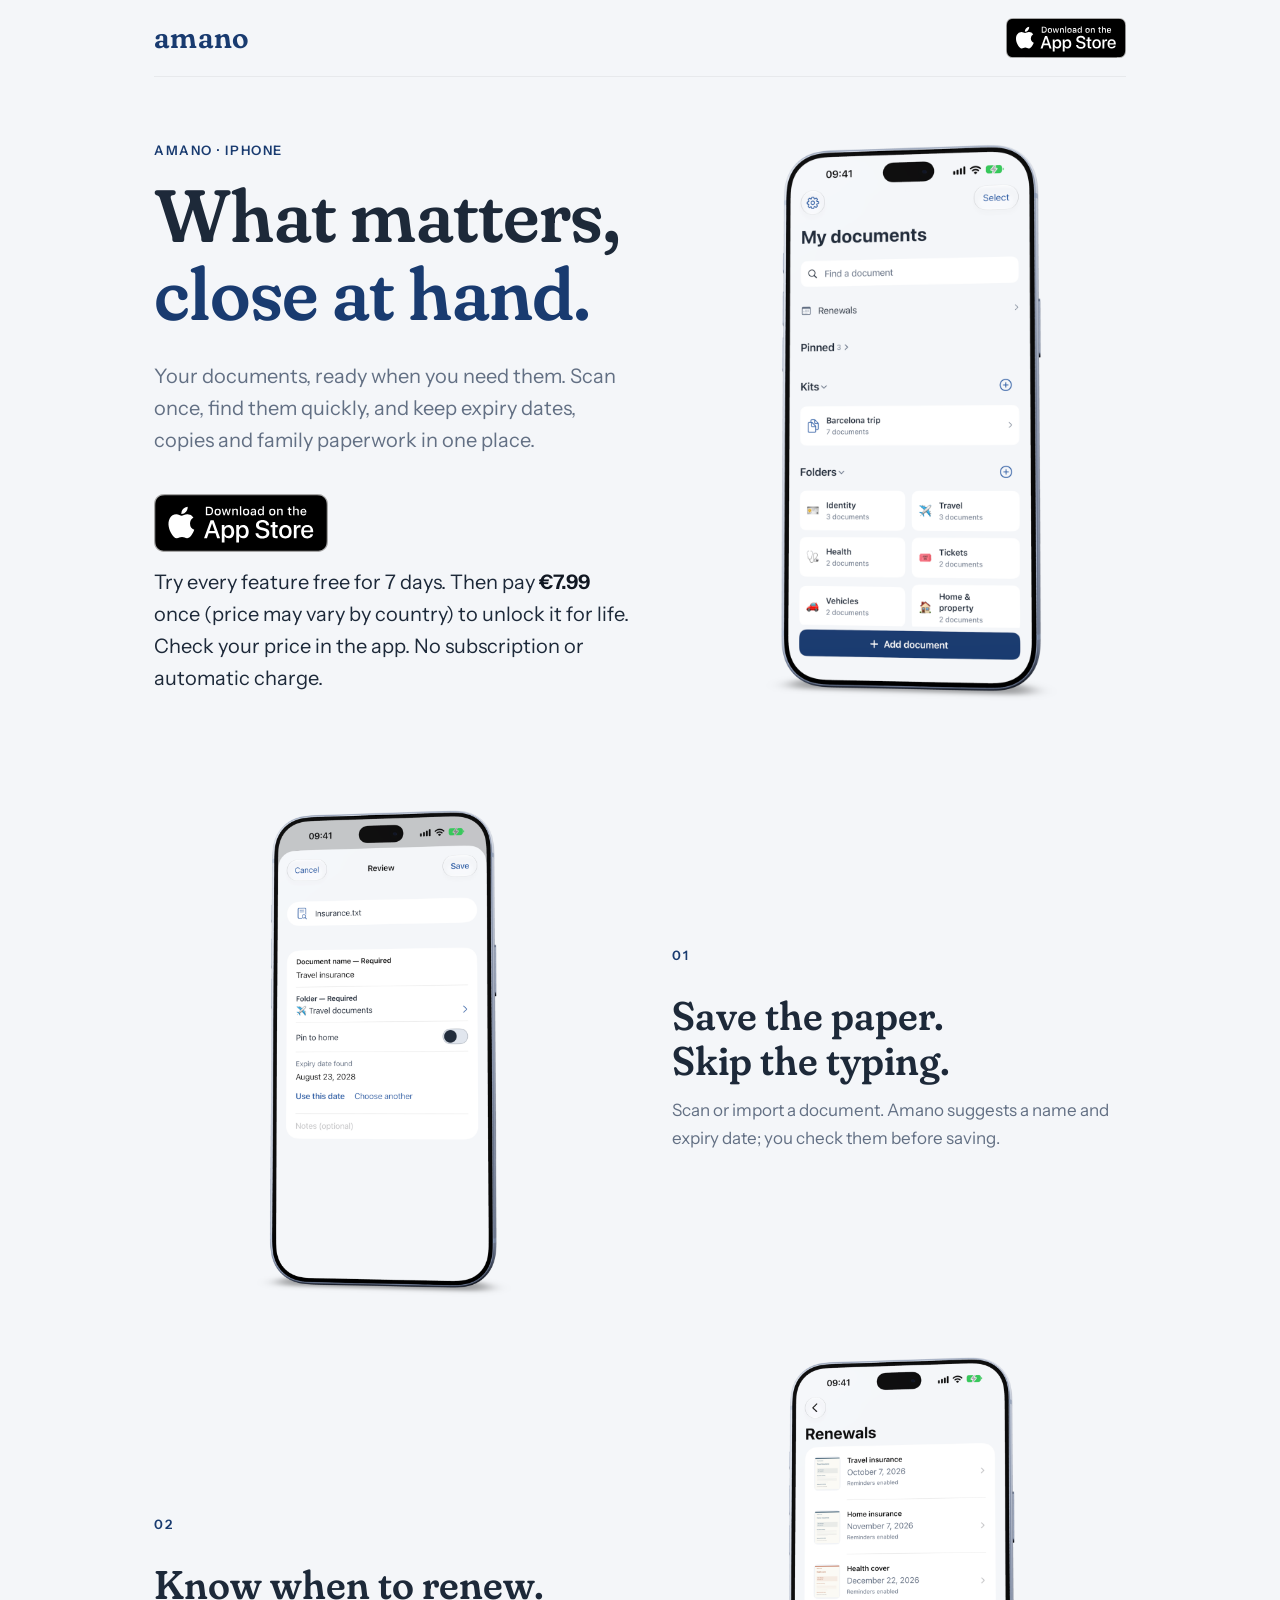
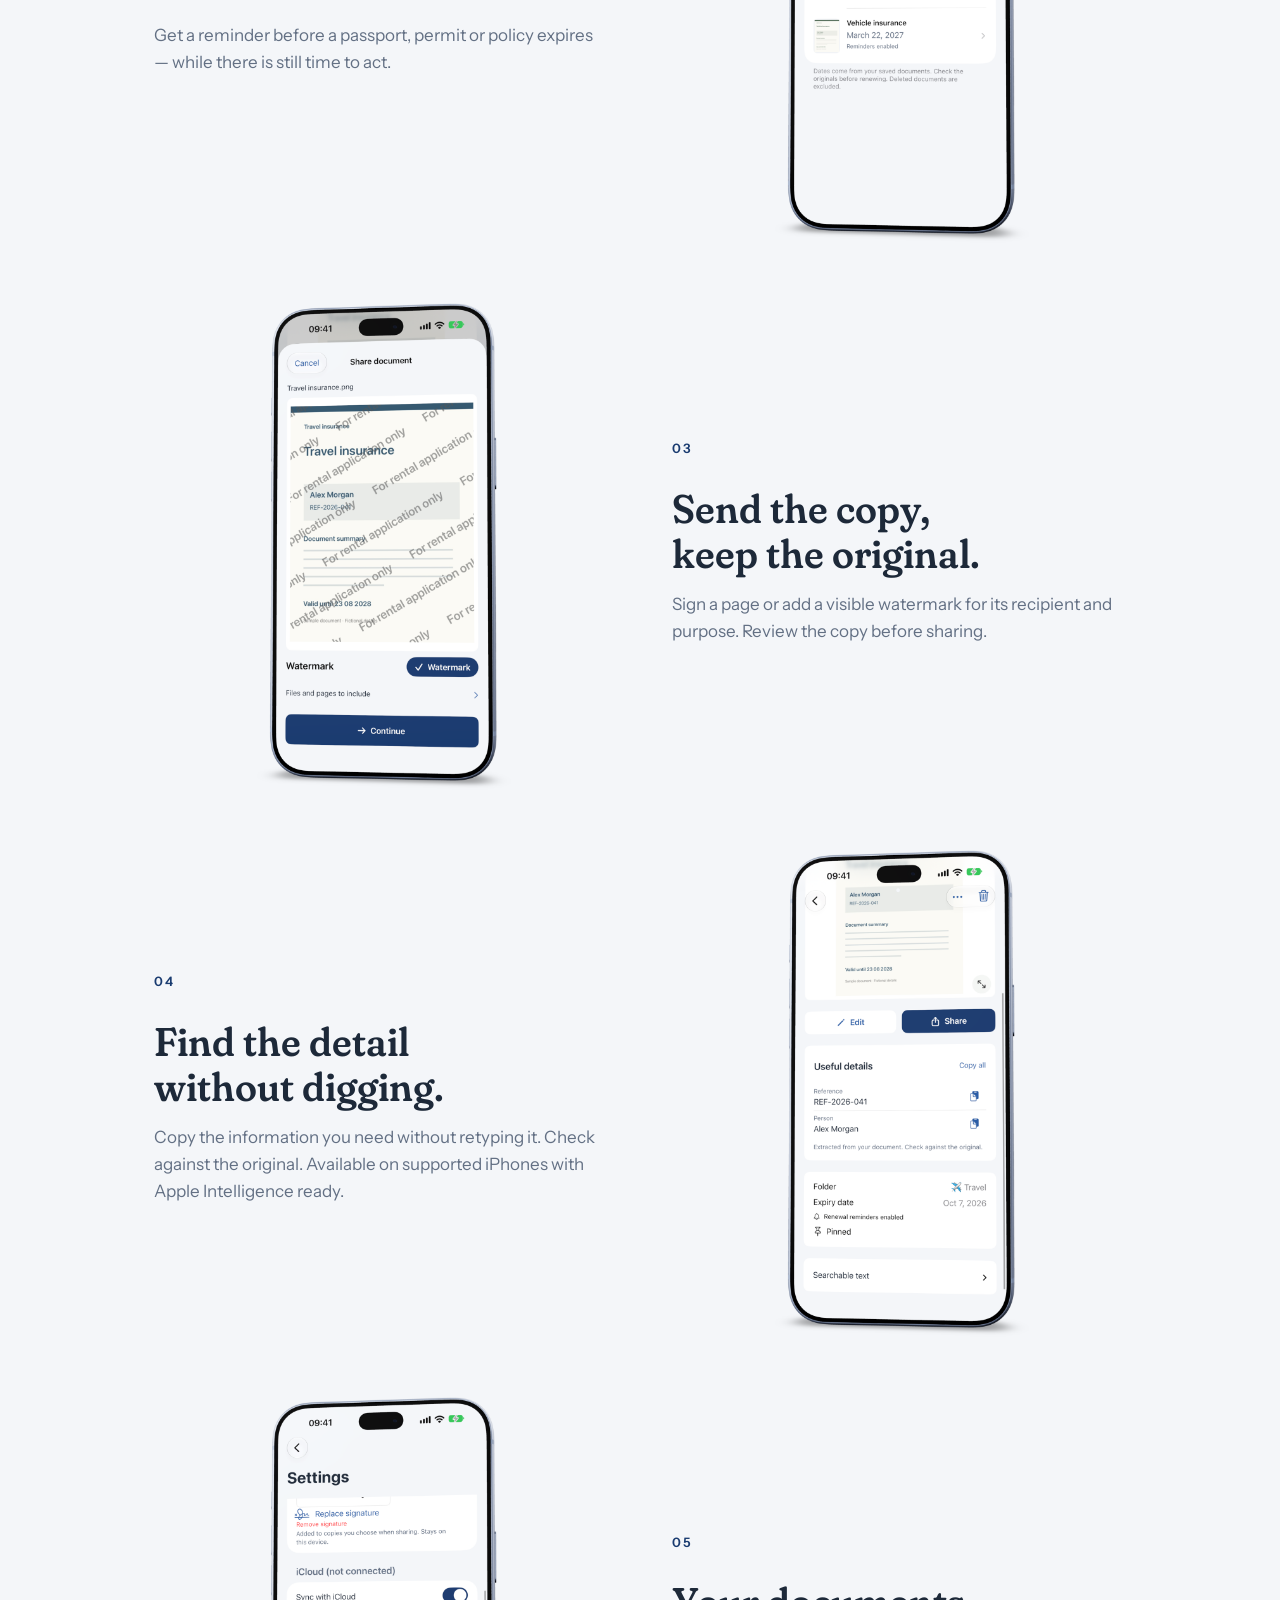
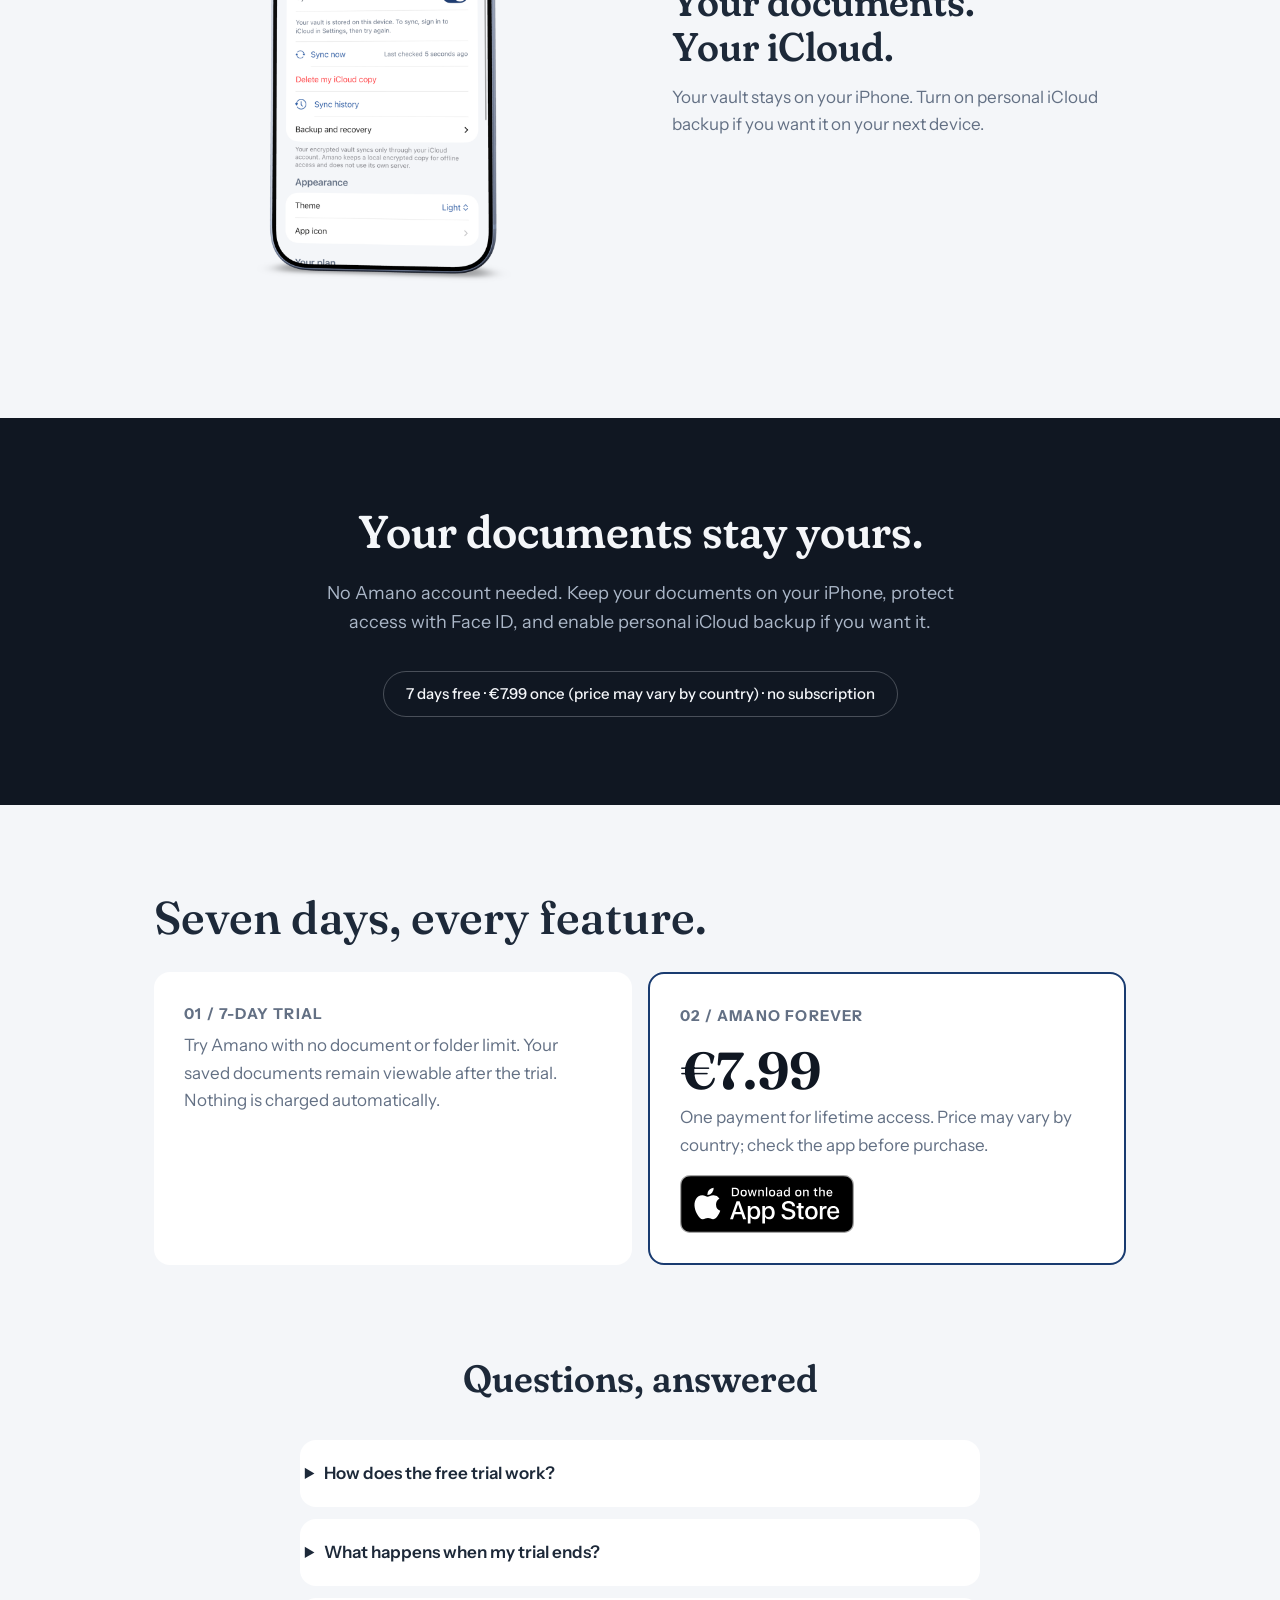
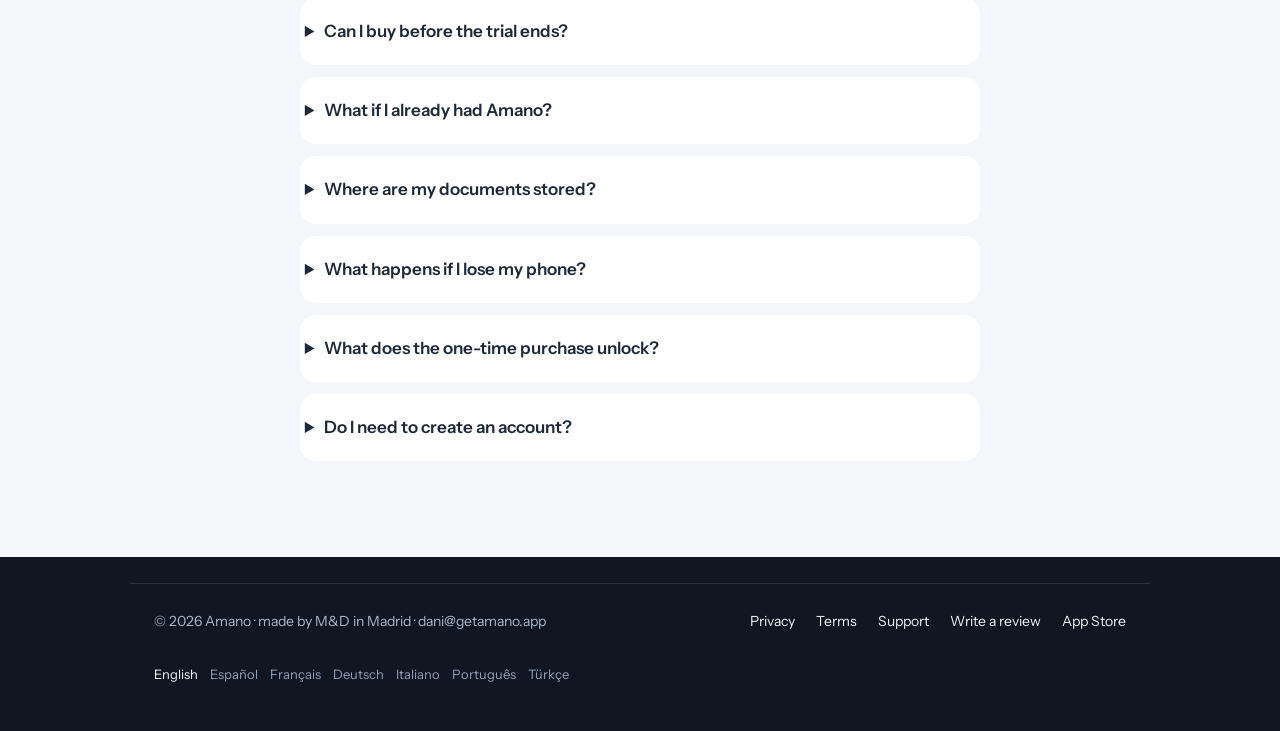
<file: index.html>
<!doctype html>
<html lang="en">
<head>
<meta charset="utf-8">
<meta name="viewport" content="width=device-width, initial-scale=1">
<title>Amano — Private Document Vault</title>
<meta name="description" content="Amano is a private vault for the documents that matter — scanned, organized, renewed on time, and shared only on your terms. On your iPhone and in your iCloud. Nowhere else.">
<meta name="apple-itunes-app" content="app-id=6809212902">
<link rel="canonical" href="https://getamano.app/">
<link rel="alternate" hreflang="en" href="https://getamano.app/">
<link rel="alternate" hreflang="es" href="https://getamano.app/es/">
<link rel="alternate" hreflang="fr" href="https://getamano.app/fr/">
<link rel="alternate" hreflang="de" href="https://getamano.app/de/">
<link rel="alternate" hreflang="it" href="https://getamano.app/it/">
<link rel="alternate" hreflang="pt-PT" href="https://getamano.app/pt/">
<link rel="alternate" hreflang="tr" href="https://getamano.app/tr/">
<link rel="alternate" hreflang="x-default" href="https://getamano.app/">
<meta property="og:type" content="website">
<meta property="og:site_name" content="Amano">
<meta property="og:title" content="Amano — Private Document Vault">
<meta property="og:description" content="Amano is a private vault for the documents that matter — scanned, organized, renewed on time, and shared only on your terms. On your iPhone and in your iCloud. Nowhere else.">
<meta property="og:url" content="https://getamano.app/">
<meta property="og:image" content="https://getamano.app/assets/og.png">
<meta name="twitter:card" content="summary_large_image">
<link rel="icon" href="./assets/mark.png">
<link rel="apple-touch-icon" href="./assets/apple-touch-icon.png">
<link rel="preconnect" href="https://fonts.googleapis.com">
<link rel="stylesheet" href="https://fonts.googleapis.com/css2?family=Fraunces:opsz,wght,SOFT@9..144,400..650,100&family=Instrument+Sans:wght@400;500;600&display=swap">
<script type="application/ld+json">{"@context": "https://schema.org", "@type": "FAQPage", "mainEntity": [{"@type": "Question", "name": "How does the free trial work?", "acceptedAnswer": {"@type": "Answer", "text": "New customers can try every feature for seven days, with no document or folder limits. Smart extraction requires a supported device with Apple Intelligence enabled and its on-device model ready. After the trial, choose a one-time purchase to keep full access. No subscription and no automatic charge."}}, {"@type": "Question", "name": "What happens when my trial ends?", "acceptedAnswer": {"@type": "Answer", "text": "You can still view your saved documents and export plain copies, without signatures or watermarks added by Amano. You can also copy details already extracted from your documents. A one-time purchase unlocks adding documents and using the full set of features again."}}, {"@type": "Question", "name": "Can I buy before the trial ends?", "acceptedAnswer": {"@type": "Answer", "text": "Yes. You can unlock Amano at any time during your trial. Pay once for permanent full access, with no subscription."}}, {"@type": "Question", "name": "What if I already had Amano?", "acceptedAnswer": {"@type": "Answer", "text": "Customers who first downloaded Amano before the seven-day-trial release keep full access forever, at no extra cost. This includes existing free customers. Existing purchases remain valid."}}, {"@type": "Question", "name": "Where are my documents stored?", "acceptedAnswer": {"@type": "Answer", "text": "On your iPhone, encrypted — and, if you turn on sync, in your own iCloud."}}, {"@type": "Question", "name": "What happens if I lose my phone?", "acceptedAnswer": {"@type": "Answer", "text": "With iCloud sync on (part of Unlimited), your vault is waiting on your next iPhone. Without it, documents live only on the device — that is the trade-off of fully local storage."}}, {"@type": "Question", "name": "What does the one-time purchase unlock?", "acceptedAnswer": {"@type": "Answer", "text": "Permanent full access: unlimited documents and private folders, watermarked or signed copies, renewal reminders, personal iCloud backup, document kits and Home Screen widgets. Smart extraction is included on supported devices with Apple Intelligence enabled and its on-device model ready. The app shows your local price before you buy."}}, {"@type": "Question", "name": "Do I need to create an account?", "acceptedAnswer": {"@type": "Answer", "text": "No. Amano works the moment you open it. There is nothing to sign up for."}}]}</script>
<style>
  :root {
    --paper: #F4F6F9; --card: #FFFFFF; --navy: #193B70; --deep: #101722;
    --ink: #1D2939; --muted: #637084; --link: #275CA5; --radius: 16px;
    --display: "Fraunces", "Iowan Old Style", Georgia, serif;
    --body: "Instrument Sans", -apple-system, "Helvetica Neue", sans-serif;
  }
  * { margin: 0; box-sizing: border-box; }
  html { scroll-behavior: smooth; }
  body { background: var(--paper); color: var(--ink); font-family: var(--body);
    font-size: 17px; line-height: 1.6; -webkit-font-smoothing: antialiased; }
  .wrap { max-width: 1020px; margin: 0 auto; padding: 0 24px; }
  header.top { display: flex; align-items: center; justify-content: space-between;
    position: sticky; top: 0; z-index: 50; background: var(--paper);
    padding: 14px 0; border-bottom: 1px solid rgba(16, 23, 34, 0.06); }
  .badge { display: block; height: 40px; width: auto; }
  .badge-hero { height: 58px; }
  .shots figure { margin: 0; }
  .shots figcaption { font-size: 14px; color: var(--muted); padding: 10px 4px 0; text-wrap: pretty; }
  .wordmark { font-family: var(--display); font-weight: 600; font-size: 30px; color: var(--navy);
    font-variation-settings: "opsz" 72, "SOFT" 100; letter-spacing: 0.01em; text-decoration: none; }
  .top a.store-mini { font-weight: 600; font-size: 15px; color: var(--link);
    text-decoration: none; padding: 10px 16px; border-radius: 999px; }
  .top a.store-mini:hover { background: var(--card); }
  .hero { padding: 48px 0 24px; text-align: center; }
  .hero-visual { max-width: 320px; margin: 24px auto 0; }
  .hero-visual, .chapter .art { background: #F4F6F9; }
  .hero-visual img { width: 100%; height: auto; display: block; }
  @media (min-width: 900px) {
    .hero { display: grid; grid-template-columns: 1.05fr 0.95fr; gap: 56px;
      align-items: center; text-align: left; padding: 48px 0 32px; }
    .hero .cta-row { justify-content: flex-start; }
    .hero .cta-note { text-align: left; }
    .hero h1, .hero p.lede { margin-left: 0; }
    .hero-visual { max-width: 460px; margin: 0 0 0 auto; }
  }
  .hero h1 { font-family: var(--display); font-variation-settings: "opsz" 72, "SOFT" 100;
    font-weight: 560; font-size: clamp(42px, 7vw, 74px); line-height: 1.06;
    color: var(--ink); text-wrap: balance; letter-spacing: -0.01em; }
  .hero h1 em { font-style: normal; color: var(--navy); }
  .hero p.lede { max-width: 34em; margin: 26px auto 0;
    font-size: clamp(17px, 2.2vw, 20px); color: var(--muted); text-wrap: pretty; }
  .cta-row { margin-top: 38px; display: flex; gap: 14px; justify-content: center; flex-wrap: wrap; align-items: center; }
  .store-button { display: inline-flex; align-items: center; gap: 10px;
    background: var(--navy); color: #fff; text-decoration: none; font-weight: 600; font-size: 17px;
    padding: 15px 26px; border-radius: 14px; transition: transform 120ms ease, box-shadow 120ms ease;
    box-shadow: 0 10px 28px rgba(25, 59, 112, 0.28); }
  .store-button:hover { transform: translateY(-1px); box-shadow: 0 14px 34px rgba(25, 59, 112, 0.34); }
  .store-button:focus-visible, a:focus-visible { outline: 3px solid var(--link); outline-offset: 3px; }
  .store-button svg { flex: none; }
  .cta-note { width: 100%; max-width: 34em; text-align: center;
    font-size: clamp(17px, 2.2vw, 20px); line-height: 1.6; color: var(--ink); text-wrap: pretty; }
  .cta-note strong { font-weight: 650; color: var(--deep); }
  .demo { padding: 44px 0 20px; }
  .demo figure { max-width: 560px; margin: 0 auto; border-radius: 24px; overflow: hidden; }
  .demo video { display: block; width: 100%; height: auto; }
  .demo figcaption { text-align: center; font-size: 14px; color: var(--muted);
    padding: 14px 16px 16px; background: var(--card); }
  section.chapters { padding: 56px 0 8px; }
  .chapter { display: grid; gap: 40px; align-items: center; margin: 0 0 64px; }
  .chapter .art { max-width: 300px; margin: 0 auto; }
  .chapter .art img { width: 100%; height: auto; display: block; }
  .chapter h2 { font-family: var(--display); font-variation-settings: "opsz" 72, "SOFT" 100;
    font-weight: 560; font-size: clamp(28px, 4.4vw, 40px); line-height: 1.12;
    text-wrap: balance; margin: 12px 0 14px; }
  .chapter p { color: var(--muted); font-size: 17px; max-width: 30em; text-wrap: pretty; }
  .chip { display: inline-block; font-size: 13px; font-weight: 600; letter-spacing: 0.02em;
    padding: 5px 12px; border-radius: 999px; }
  .chip.free { background: rgba(25, 59, 112, 0.10); color: var(--navy); }
  .chip.unl { background: var(--deep); color: #F4F6F9; }
  @media (min-width: 860px) {
    .chapter { grid-template-columns: 1fr 1fr; gap: 64px; margin: 0 0 40px; }
    .chapter .art { max-width: 380px; }
    .chapter:nth-child(even) .art { order: 2; margin-left: auto; }
    .chapter:nth-child(odd) .art { margin-right: auto; }
  }
  section.also { padding: 40px 0 10px; }
  .also h2 { font-family: var(--display); font-variation-settings: "opsz" 40, "SOFT" 100;
    font-weight: 600; font-size: 22px; text-align: center; margin-bottom: 26px; color: var(--muted); }
  .also .grid { display: grid; gap: 18px; grid-template-columns: repeat(auto-fit, minmax(240px, 1fr)); }
  section.features { padding: 84px 0 30px; }
  .features .grid { display: grid; gap: 18px; grid-template-columns: repeat(auto-fit, minmax(260px, 1fr)); }
  .feature { background: var(--card); border-radius: var(--radius); padding: 30px 28px 32px; }
  .feature .glyph { width: 44px; height: 44px; border-radius: 12px; background: rgba(25, 59, 112, 0.08);
    display: grid; place-items: center; margin-bottom: 18px; color: var(--navy); }
  .feature h3 { font-family: var(--display); font-variation-settings: "opsz" 40, "SOFT" 100;
    font-weight: 600; font-size: 23px; color: var(--ink); margin-bottom: 8px; }
  .feature p { color: var(--muted); font-size: 16px; text-wrap: pretty; }
  section.promise { margin: 84px 0 0; background: var(--deep); color: #EEF2F8; }
  .promise .inner { padding: 88px 24px; text-align: center; max-width: 760px; margin: 0 auto; }
  .promise h2 { font-family: var(--display); font-variation-settings: "opsz" 72, "SOFT" 100;
    font-weight: 560; font-size: clamp(30px, 4.6vw, 46px); line-height: 1.15; text-wrap: balance; color: #F4F6F9; }
  .promise p { margin-top: 20px; color: #ABB7C8; font-size: 18px; max-width: 36em; margin-left: auto; margin-right: auto; }
  .promise .price { margin-top: 34px; display: inline-block; border: 1px solid rgba(244, 246, 249, 0.25);
    border-radius: 999px; padding: 10px 22px; font-size: 15px; font-weight: 500; color: #F4F6F9; }
  footer { background: var(--deep); color: #ABB7C8; padding: 26px 0 46px; font-size: 14px; }
  footer .wrap { display: flex; justify-content: space-between; gap: 16px; flex-wrap: wrap;
    align-items: baseline; border-top: 1px solid rgba(244,246,249,0.12); padding-top: 26px; }
  footer a { color: #EEF2F8; text-decoration: none; margin-left: 18px; }
  footer a.mail { margin-left: 0; color: #ABB7C8; }
  footer a:hover { text-decoration: underline; }
  footer .langs { width: 100%; margin-top: 14px; }
  footer .langs a { margin: 0 12px 0 0; color: #8FA0B8; font-size: 13px; }
  footer .langs span { color: #F4F6F9; font-size: 13px; margin-right: 12px; }
  section.shots { padding: 40px 0 30px; }
  .shots h2, .faq h2 { font-family: var(--display); font-variation-settings: "opsz" 72, "SOFT" 100;
    font-weight: 560; font-size: clamp(28px, 4vw, 38px); text-align: center; margin-bottom: 30px;
    color: var(--ink); text-wrap: balance; }
  .shots .strip { display: grid; grid-template-columns: repeat(2, 1fr); gap: 28px; max-width: 760px; margin: 0 auto; }
  .shots img { width: 100%; height: auto; display: block; }
  @media (max-width: 640px) { .shots .strip { grid-template-columns: 1fr; max-width: 320px; } }
  section.faq { padding: 70px 0 84px; }
  .faq .qa { max-width: 680px; margin: 0 auto; }
  .faq details { background: var(--card); border-radius: var(--radius); padding: 4px 24px; margin-bottom: 12px; }
  .faq summary { cursor: pointer; font-weight: 600; font-size: 17px; padding: 16px 0; list-style-position: outside; }
  .faq details p { color: var(--muted); padding: 0 0 18px; text-wrap: pretty; }
  @media (prefers-reduced-motion: reduce) { html { scroll-behavior: auto; } .store-button { transition: none; } }

  /* Pain cards + explicit pricing (PoC: rendered only when a locale defines them) */
  .pains { padding: 26px 0 8px; }
  .pains h2, .pricing h2 { font-family: Fraunces, Georgia, serif; font-weight: 550; font-size: 30px; margin: 0 0 18px; }
  .pains .grid { display: grid; grid-template-columns: repeat(auto-fit, minmax(240px, 1fr)); gap: 16px; }
  .pain { background: var(--card); border-radius: 16px; padding: 20px 22px; box-shadow: 0 1px 2px rgba(16,23,34,.06); }
  .pain h3 { font-family: Fraunces, Georgia, serif; font-weight: 550; font-size: 20px; margin: 0 0 8px; color: var(--deep); }
  .pain p { margin: 0; color: var(--muted); font-size: 15.5px; }
  .pricing { padding: 34px 0 10px; }
  .pricing .cols { display: grid; grid-template-columns: repeat(auto-fit, minmax(250px, 1fr)); gap: 16px; align-items: stretch; }
  .pricing .col { background: var(--card); border-radius: 16px; padding: 22px 24px; }
  .pricing .col.main { border: 2px solid var(--navy); }
  .pricing h3 { margin: 0 0 6px; font-size: 15px; letter-spacing: .08em; text-transform: uppercase; color: var(--muted); }
  .pricing .num { font-family: Fraunces, Georgia, serif; font-weight: 650; font-size: 52px; color: var(--deep); line-height: 1; }
  .pricing .once { color: var(--navy); font-weight: 600; margin: 4px 0 12px; }
  .pricing ul { margin: 10px 0 0; padding-left: 20px; color: var(--muted); }
  .pricing li { margin: 6px 0; }
  .pricing .badge-hero { margin-top: 16px; }
  .pricing .pricenote { color: var(--muted); font-size: 14px; margin-top: 14px; }

  .chapter .art video { display: block; width: 100%; height: auto; border-radius: 22px; }
  .hero-visual img, .chapter .art img { border-radius: 18px; }
  .eyebrow { display: inline-block; color: var(--navy); font-size: 13px; font-weight: 600;
    letter-spacing: .12em; text-transform: uppercase; margin-bottom: 16px; }
  .pricing { padding: 76px 0 14px; }
  .pricing h2 { font-family: var(--display); font-size: clamp(30px, 4.5vw, 46px); }
  .pricing .col { padding: 30px; }
  .pricing .col p { color: var(--muted); max-width: 30em; }
  .pricing .num { margin: 16px 0 8px; }
  @media (max-width: 640px) { .hero { padding-top: 36px; } .chapter { gap: 8px; margin-bottom: 70px; } }
</style>
</head>
<body>
<div class="wrap">
  <header class="top">
    <a class="wordmark" href="https://getamano.app/">amano</a>
    <a href="https://apps.apple.com/app/id6809212902?pt=128749840&amp;ct=web-en&amp;mt=8" aria-label="Get the app"><img class="badge" src="./assets/badges/en.svg" alt="Download on the App Store" width="120" height="40"></a>
  </header>
  <section class="hero">
    <div>
      <span class="eyebrow">Amano · iPhone</span>
      <h1>What matters, <em>close at hand.</em></h1>
      <p class="lede">Your documents, ready when you need them. Scan once, find them quickly, and keep expiry dates, copies and family paperwork in one place.</p>
      <div class="cta-row">
        <a href="https://apps.apple.com/app/id6809212902?pt=128749840&amp;ct=web-en&amp;mt=8" aria-label="Download on the App Store"><img class="badge badge-hero" src="./assets/badges/en.svg" alt="Download on the App Store" width="174" height="58"></a>
        <p class="cta-note">Try every feature free for 7 days. Then pay <strong>€7.99</strong> once (price may vary by country) to unlock it for life. Check your price in the app. No subscription or automatic charge.</p>
      </div>
    </div>
    <div class="hero-visual">
      <img src="./assets/phones/en/folders.webp?v=a3cd617" alt="Amano document vault with private folders and search on iPhone" width="900" height="1200" fetchpriority="high">
    </div>
  </section>
  <section class="chapters">
    <div class="chapter"><div class="art"><img src="./assets/phones/en/scan-review.webp?v=a3cd617" alt="Save the paper. Skip the typing." loading="lazy" width="900" height="1200"></div><div><span class="eyebrow">01</span><h2>Save the paper. Skip the typing.</h2><p>Scan or import a document. Amano suggests a name and expiry date; you check them before saving.</p></div></div><div class="chapter"><div class="art"><img src="./assets/phones/en/renewals.webp?v=a3cd617" alt="Know when to renew." loading="lazy" width="900" height="1200"></div><div><span class="eyebrow">02</span><h2>Know when to renew.</h2><p>Get a reminder before a passport, permit or policy expires — while there is still time to act.</p></div></div><div class="chapter"><div class="art"><img src="./assets/phones/en/signature.webp?v=a3cd617" alt="Send the copy, keep the original." loading="lazy" width="900" height="1200"></div><div><span class="eyebrow">03</span><h2>Send the copy, keep the original.</h2><p>Sign a page or add a visible watermark for its recipient and purpose. Review the copy before sharing.</p></div></div><div class="chapter"><div class="art"><img src="./assets/phones/en/extraction.webp?v=a3cd617" alt="Find the detail without digging." loading="lazy" width="900" height="1200"></div><div><span class="eyebrow">04</span><h2>Find the detail without digging.</h2><p>Copy the information you need without retyping it. Check against the original. Available on supported iPhones with Apple Intelligence ready.</p></div></div><div class="chapter"><div class="art"><img src="./assets/phones/en/settings-icloud.webp?v=a3cd617" alt="Your documents. Your iCloud." loading="lazy" width="900" height="1200"></div><div><span class="eyebrow">05</span><h2>Your documents. Your iCloud.</h2><p>Your vault stays on your iPhone. Turn on personal iCloud backup if you want it on your next device.</p></div></div>
  </section>
</div>
<section class="promise">
  <div class="inner">
    <h2>Your documents stay yours.</h2>
    <p>No Amano account needed. Keep your documents on your iPhone, protect access with Face&nbsp;ID, and enable personal iCloud backup if you want it.</p>
    <span class="price">7 days free &middot; €7.99 once (price may vary by country) &middot; no subscription</span>
  </div>
</section>
<div class="wrap">
  <section class="pricing" id="pricing">
    <h2>Seven days, every feature.</h2>
    <div class="cols">
      <div class="col"><h3>01 / 7-day trial</h3><p>Try Amano with no document or folder limit. Your saved documents remain viewable after the trial. Nothing is charged automatically.</p></div>
      <div class="col main"><h3>02 / Amano forever</h3><div class="num">€7.99</div><p>One payment for lifetime access. Price may vary by country; check the app before purchase.</p>
        <a href="https://apps.apple.com/app/id6809212902?pt=128749840&amp;ct=web-en&amp;mt=8" aria-label="Download on the App Store"><img class="badge badge-hero" src="./assets/badges/en.svg" alt="Download on the App Store" width="174" height="58"></a></div>
    </div>
  </section>
  <section class="faq">
    <h2>Questions, answered</h2>
    <div class="qa"><details><summary>How does the free trial work?</summary><p>New customers can try every feature for seven days, with no document or folder limits. Smart extraction requires a supported device with Apple Intelligence enabled and its on-device model ready. After the trial, choose a one-time purchase to keep full access. No subscription and no automatic charge.</p></details><details><summary>What happens when my trial ends?</summary><p>You can still view your saved documents and export plain copies, without signatures or watermarks added by Amano. You can also copy details already extracted from your documents. A one-time purchase unlocks adding documents and using the full set of features again.</p></details><details><summary>Can I buy before the trial ends?</summary><p>Yes. You can unlock Amano at any time during your trial. Pay once for permanent full access, with no subscription.</p></details><details><summary>What if I already had Amano?</summary><p>Customers who first downloaded Amano before the seven-day-trial release keep full access forever, at no extra cost. This includes existing free customers. Existing purchases remain valid.</p></details><details><summary>Where are my documents stored?</summary><p>On your iPhone, encrypted — and, if you turn on sync, in your own iCloud.</p></details><details><summary>What happens if I lose my phone?</summary><p>With iCloud sync on (part of Unlimited), your vault is waiting on your next iPhone. Without it, documents live only on the device — that is the trade-off of fully local storage.</p></details><details><summary>What does the one-time purchase unlock?</summary><p>Permanent full access: unlimited documents and private folders, watermarked or signed copies, renewal reminders, personal iCloud backup, document kits and Home Screen widgets. Smart extraction is included on supported devices with Apple Intelligence enabled and its on-device model ready. The app shows your local price before you buy.</p></details><details><summary>Do I need to create an account?</summary><p>No. Amano works the moment you open it. There is nothing to sign up for.</p></details></div>
  </section>
</div>
<footer>
  <div class="wrap">
    <span>&copy; 2026 Amano &middot; made by M&amp;D in Madrid &middot; <a class="mail" href="mailto:dani@getamano.app">dani@getamano.app</a></span>
    <span>
      <a href="https://getamano.app/privacy/">Privacy</a>
      <a href="https://getamano.app/terms/">Terms</a>
      <a href="https://getamano.app/support/">Support</a>
      <a href="https://apps.apple.com/app/apple-store/id6809212902?action=write-review">Write a review</a>
      <a href="https://apps.apple.com/app/id6809212902?pt=128749840&amp;ct=web-en&amp;mt=8">App&nbsp;Store</a>
    </span>
    <span class="langs"><span>English</span><a href="https://getamano.app/es/" lang="es">Español</a><a href="https://getamano.app/fr/" lang="fr">Français</a><a href="https://getamano.app/de/" lang="de">Deutsch</a><a href="https://getamano.app/it/" lang="it">Italiano</a><a href="https://getamano.app/pt/" lang="pt-PT">Português</a><a href="https://getamano.app/tr/" lang="tr">Türkçe</a></span>
  </div>
</footer>
</body>
</html>
</file>
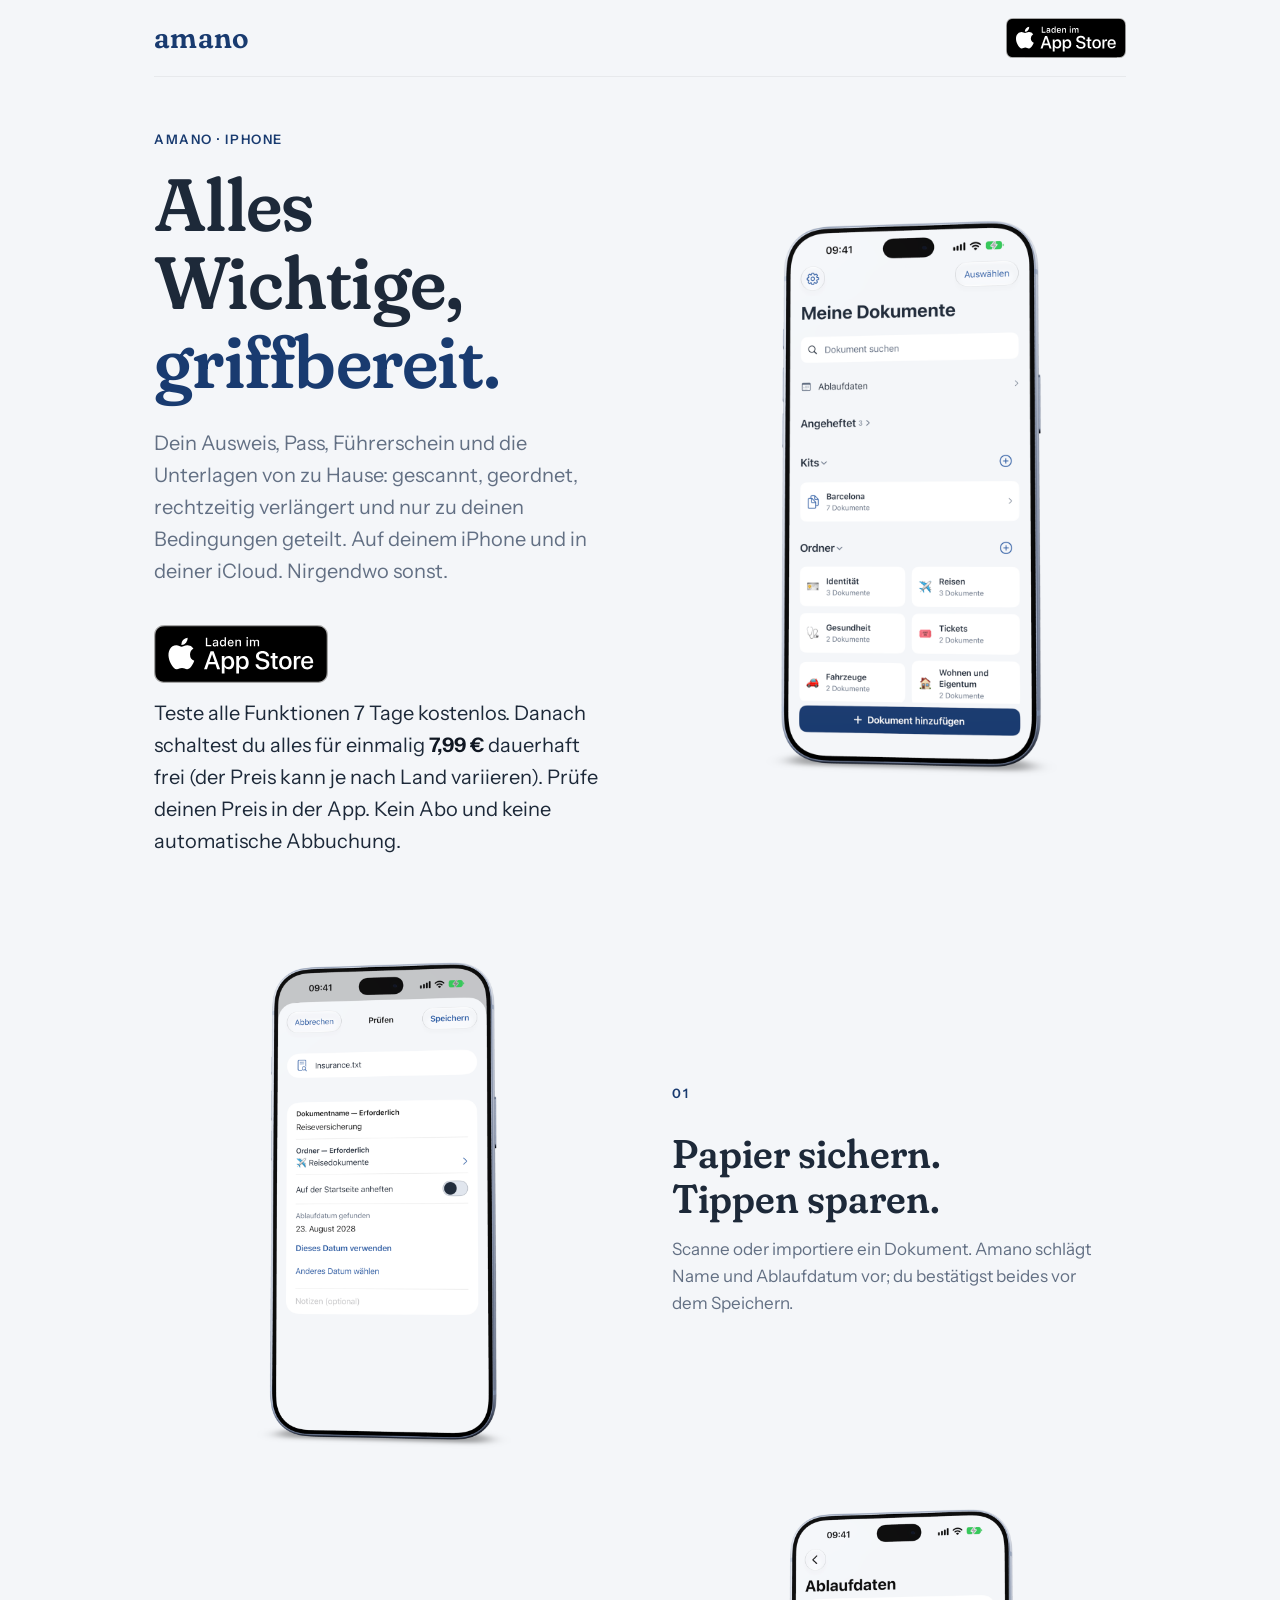
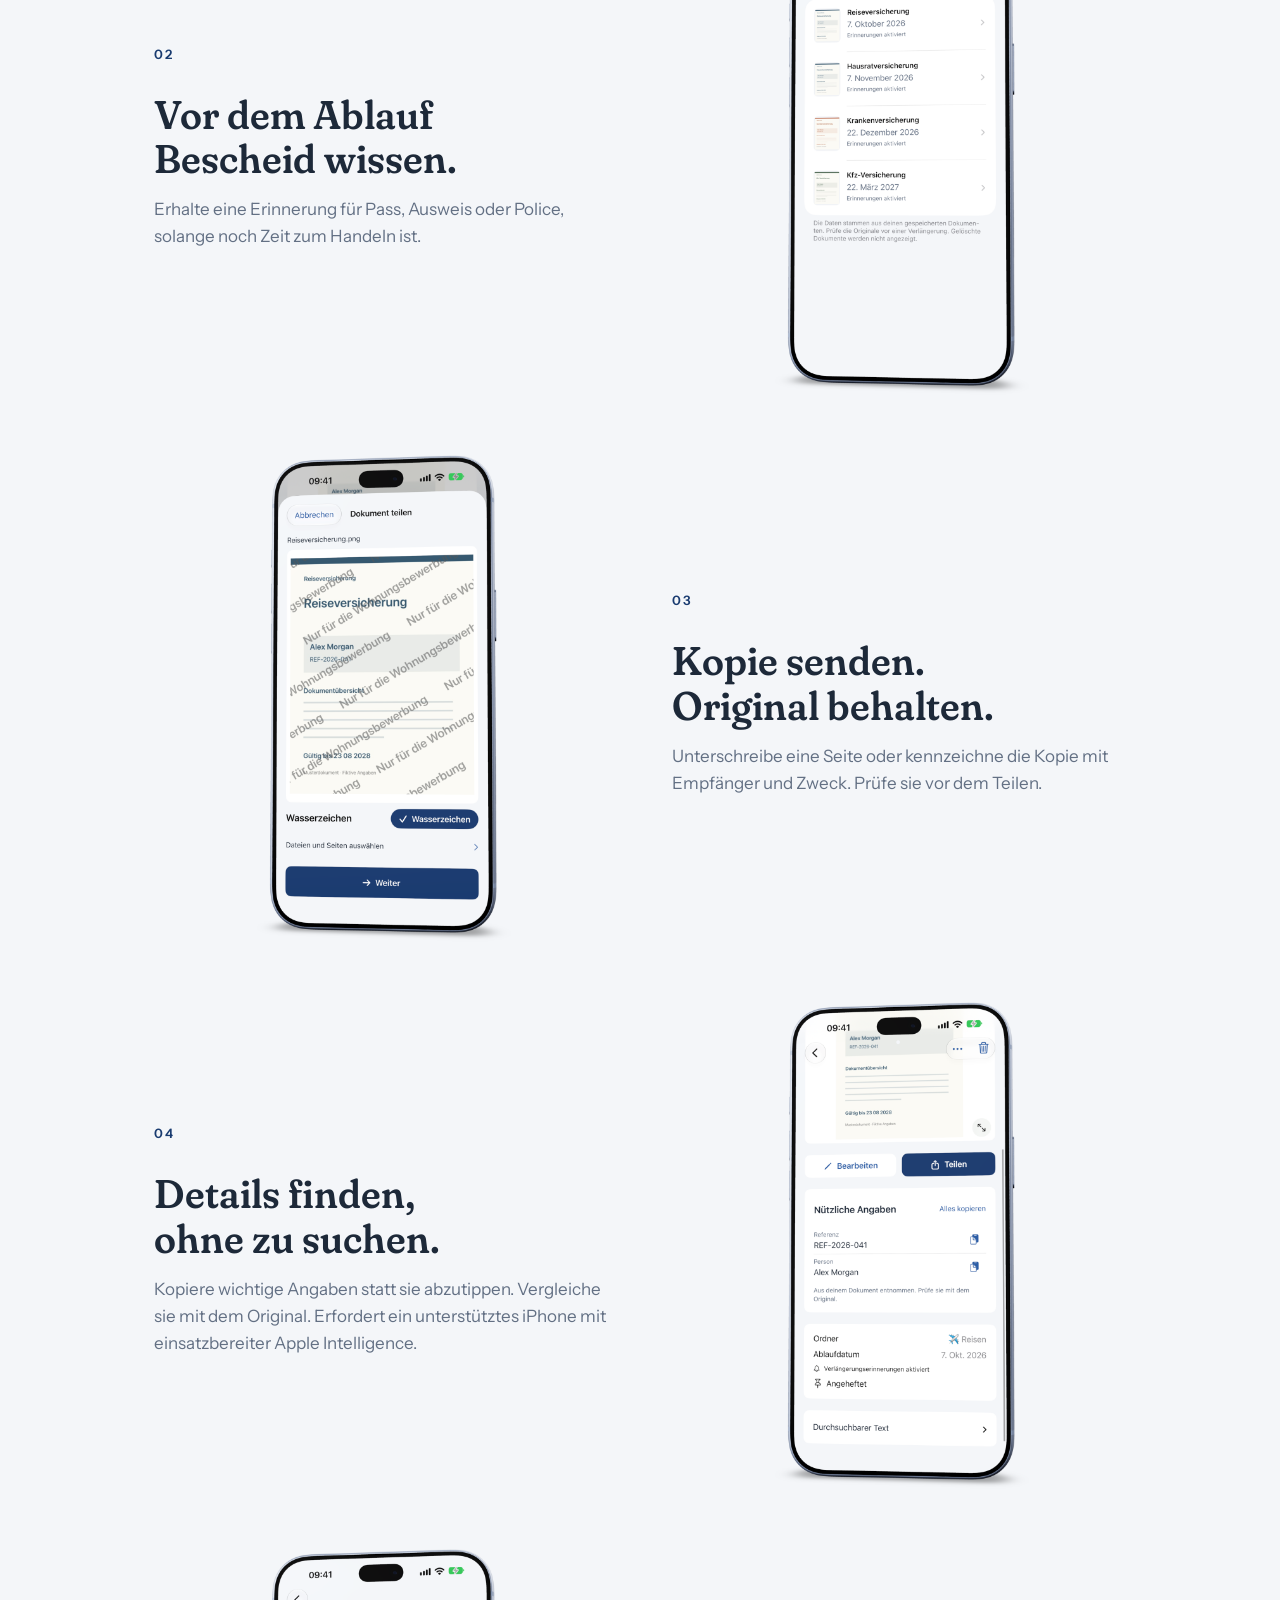
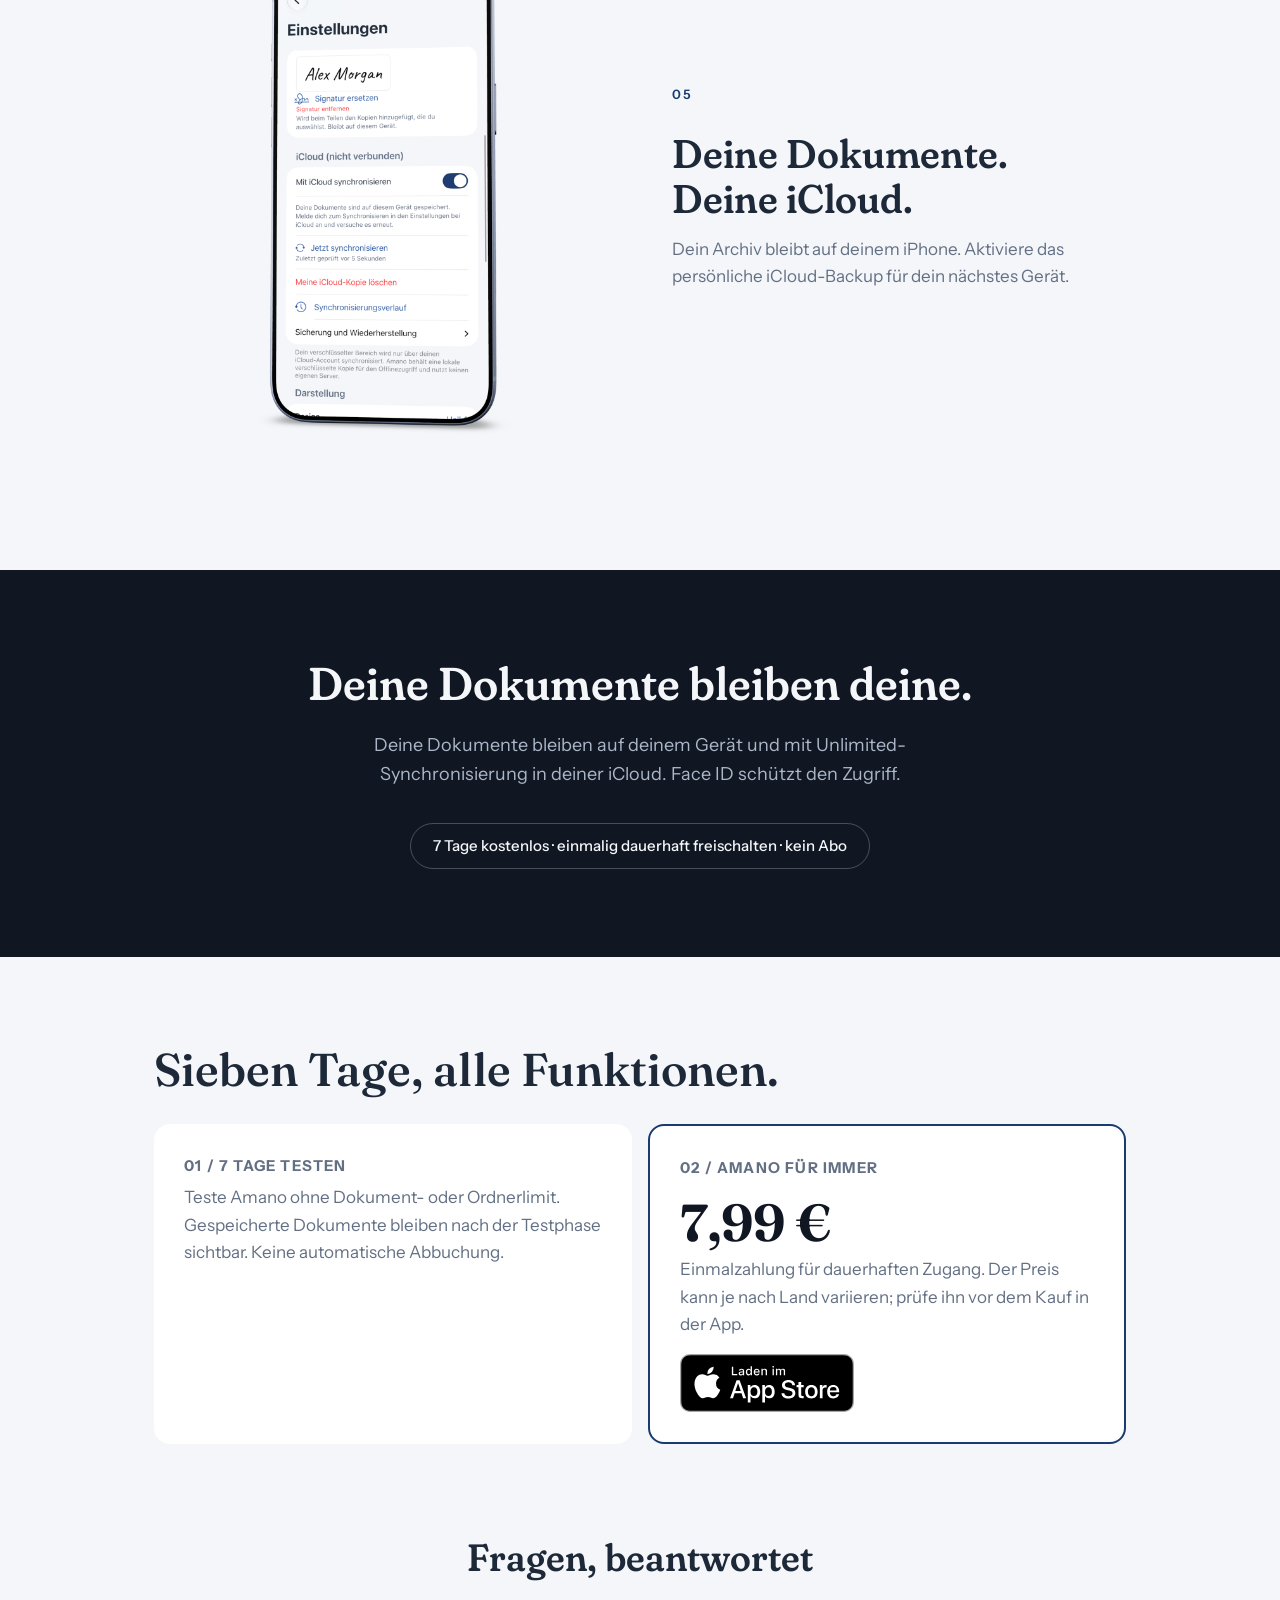
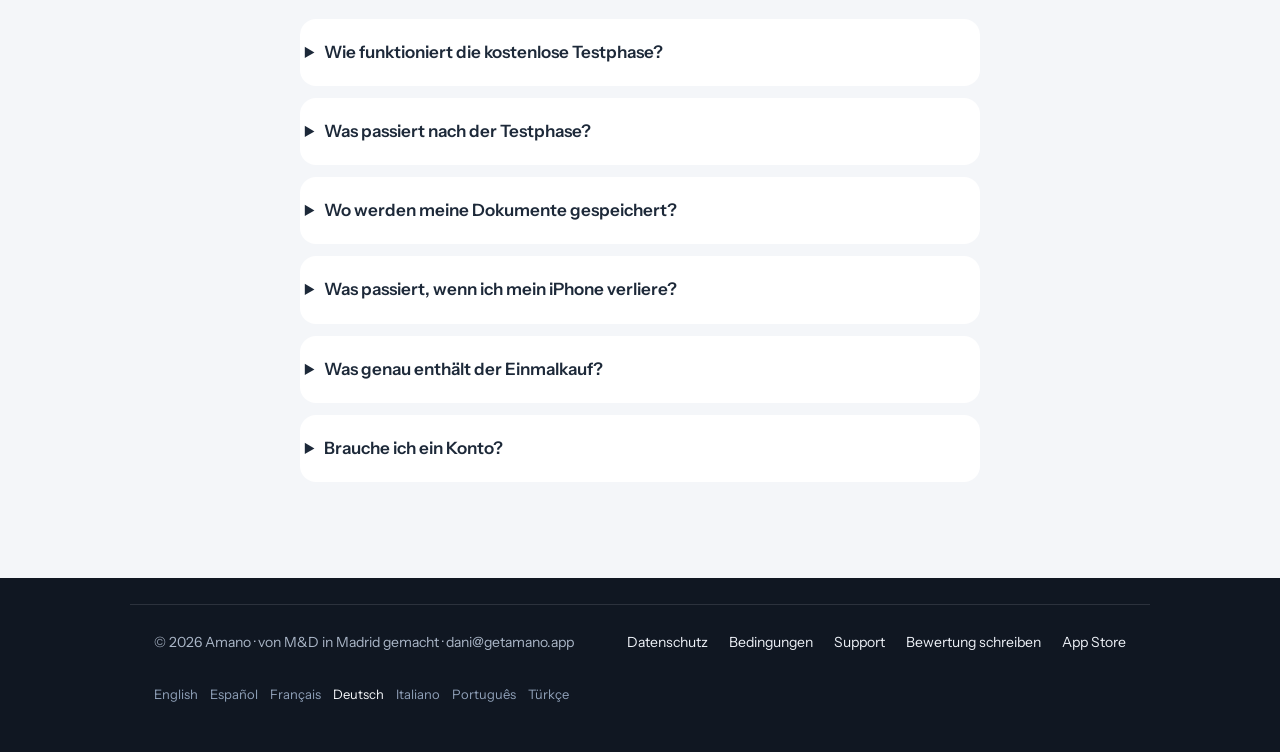
<file: de/index.html>
<!doctype html>
<html lang="de">
<head>
<meta charset="utf-8">
<meta name="viewport" content="width=device-width, initial-scale=1">
<title>Amano — Ausweis &amp; Dokumente</title>
<meta name="description" content="Dein Ausweis, Pass, Führerschein und die Unterlagen von zu Hause: gescannt, geordnet, rechtzeitig verlängert und nur zu deinen Bedingungen geteilt. Auf deinem iPhone und in deiner iCloud. Nirgendwo sonst.">
<meta name="apple-itunes-app" content="app-id=6809212902">
<link rel="canonical" href="https://getamano.app/de/">
<link rel="alternate" hreflang="en" href="https://getamano.app/">
<link rel="alternate" hreflang="es" href="https://getamano.app/es/">
<link rel="alternate" hreflang="fr" href="https://getamano.app/fr/">
<link rel="alternate" hreflang="de" href="https://getamano.app/de/">
<link rel="alternate" hreflang="it" href="https://getamano.app/it/">
<link rel="alternate" hreflang="pt-PT" href="https://getamano.app/pt/">
<link rel="alternate" hreflang="tr" href="https://getamano.app/tr/">
<link rel="alternate" hreflang="x-default" href="https://getamano.app/">
<meta property="og:type" content="website">
<meta property="og:site_name" content="Amano">
<meta property="og:title" content="Amano — Ausweis &amp; Dokumente">
<meta property="og:description" content="Dein Ausweis, Pass, Führerschein und die Unterlagen von zu Hause: gescannt, geordnet, rechtzeitig verlängert und nur zu deinen Bedingungen geteilt. Auf deinem iPhone und in deiner iCloud. Nirgendwo sonst.">
<meta property="og:url" content="https://getamano.app/de/">
<meta property="og:image" content="https://getamano.app/assets/og.png">
<meta name="twitter:card" content="summary_large_image">
<link rel="icon" href="../assets/mark.png">
<link rel="apple-touch-icon" href="../assets/apple-touch-icon.png">
<link rel="preconnect" href="https://fonts.googleapis.com">
<link rel="stylesheet" href="https://fonts.googleapis.com/css2?family=Fraunces:opsz,wght,SOFT@9..144,400..650,100&family=Instrument+Sans:wght@400;500;600&display=swap">
<script type="application/ld+json">{"@context": "https://schema.org", "@type": "FAQPage", "mainEntity": [{"@type": "Question", "name": "Wie funktioniert die kostenlose Testphase?", "acceptedAnswer": {"@type": "Answer", "text": "Neue Nutzer können sieben Tage lang alle Funktionen ohne Dokument- oder Ordnerlimit testen. Danach schaltet eine einmalige Zahlung den vollständigen Zugang dauerhaft frei. Kein Abo und keine automatische Abbuchung."}}, {"@type": "Question", "name": "Was passiert nach der Testphase?", "acceptedAnswer": {"@type": "Answer", "text": "Du kannst deine gespeicherten Dokumente weiterhin ansehen und als einfache Kopien exportieren. Bereits extrahierte Details bleiben kopierbar. Für neue Dokumente und alle Funktionen brauchst du die dauerhafte Freischaltung mit einer einmaligen Zahlung."}}, {"@type": "Question", "name": "Wo werden meine Dokumente gespeichert?", "acceptedAnswer": {"@type": "Answer", "text": "Auf deinem iPhone, verschlüsselt — und wenn du die Synchronisierung einschaltest, in deiner eigenen iCloud."}}, {"@type": "Question", "name": "Was passiert, wenn ich mein iPhone verliere?", "acceptedAnswer": {"@type": "Answer", "text": "Mit iCloud-Synchronisierung (Teil von Unlimited) wartet dein Bereich auf deinem nächsten iPhone. Ohne sie leben die Dokumente nur auf dem Gerät — das ist der Preis rein lokaler Speicherung."}}, {"@type": "Question", "name": "Was genau enthält der Einmalkauf?", "acceptedAnswer": {"@type": "Answer", "text": "Dauerhafter Vollzugriff: unbegrenzte Dokumente und private Ordner, Kopien mit Unterschrift oder Wasserzeichen, Ablauferinnerungen, persönliches iCloud-Backup, Kits und Widgets. Intelligente Texterkennung erfordert ein unterstütztes iPhone. Kein Abo."}}, {"@type": "Question", "name": "Brauche ich ein Konto?", "acceptedAnswer": {"@type": "Answer", "text": "Nein. Amano funktioniert ab dem ersten Öffnen. Es gibt nichts zu registrieren."}}]}</script>
<style>
  :root {
    --paper: #F4F6F9; --card: #FFFFFF; --navy: #193B70; --deep: #101722;
    --ink: #1D2939; --muted: #637084; --link: #275CA5; --radius: 16px;
    --display: "Fraunces", "Iowan Old Style", Georgia, serif;
    --body: "Instrument Sans", -apple-system, "Helvetica Neue", sans-serif;
  }
  * { margin: 0; box-sizing: border-box; }
  html { scroll-behavior: smooth; }
  body { background: var(--paper); color: var(--ink); font-family: var(--body);
    font-size: 17px; line-height: 1.6; -webkit-font-smoothing: antialiased; }
  .wrap { max-width: 1020px; margin: 0 auto; padding: 0 24px; }
  header.top { display: flex; align-items: center; justify-content: space-between;
    position: sticky; top: 0; z-index: 50; background: var(--paper);
    padding: 14px 0; border-bottom: 1px solid rgba(16, 23, 34, 0.06); }
  .badge { display: block; height: 40px; width: auto; }
  .badge-hero { height: 58px; }
  .shots figure { margin: 0; }
  .shots figcaption { font-size: 14px; color: var(--muted); padding: 10px 4px 0; text-wrap: pretty; }
  .wordmark { font-family: var(--display); font-weight: 600; font-size: 30px; color: var(--navy);
    font-variation-settings: "opsz" 72, "SOFT" 100; letter-spacing: 0.01em; text-decoration: none; }
  .top a.store-mini { font-weight: 600; font-size: 15px; color: var(--link);
    text-decoration: none; padding: 10px 16px; border-radius: 999px; }
  .top a.store-mini:hover { background: var(--card); }
  .hero { padding: 48px 0 24px; text-align: center; }
  .hero-visual { max-width: 320px; margin: 24px auto 0; }
  .hero-visual, .chapter .art { background: #F4F6F9; }
  .hero-visual img { width: 100%; height: auto; display: block; }
  @media (min-width: 900px) {
    .hero { display: grid; grid-template-columns: 1.05fr 0.95fr; gap: 56px;
      align-items: center; text-align: left; padding: 48px 0 32px; }
    .hero .cta-row { justify-content: flex-start; }
    .hero .cta-note { text-align: left; }
    .hero h1, .hero p.lede { margin-left: 0; }
    .hero-visual { max-width: 460px; margin: 0 0 0 auto; }
  }
  .hero h1 { font-family: var(--display); font-variation-settings: "opsz" 72, "SOFT" 100;
    font-weight: 560; font-size: clamp(42px, 7vw, 74px); line-height: 1.06;
    color: var(--ink); text-wrap: balance; letter-spacing: -0.01em; }
  .hero h1 em { font-style: normal; color: var(--navy); }
  .hero p.lede { max-width: 34em; margin: 26px auto 0;
    font-size: clamp(17px, 2.2vw, 20px); color: var(--muted); text-wrap: pretty; }
  .cta-row { margin-top: 38px; display: flex; gap: 14px; justify-content: center; flex-wrap: wrap; align-items: center; }
  .store-button { display: inline-flex; align-items: center; gap: 10px;
    background: var(--navy); color: #fff; text-decoration: none; font-weight: 600; font-size: 17px;
    padding: 15px 26px; border-radius: 14px; transition: transform 120ms ease, box-shadow 120ms ease;
    box-shadow: 0 10px 28px rgba(25, 59, 112, 0.28); }
  .store-button:hover { transform: translateY(-1px); box-shadow: 0 14px 34px rgba(25, 59, 112, 0.34); }
  .store-button:focus-visible, a:focus-visible { outline: 3px solid var(--link); outline-offset: 3px; }
  .store-button svg { flex: none; }
  .cta-note { width: 100%; max-width: 34em; text-align: center;
    font-size: clamp(17px, 2.2vw, 20px); line-height: 1.6; color: var(--ink); text-wrap: pretty; }
  .cta-note strong { font-weight: 650; color: var(--deep); }
  .demo { padding: 44px 0 20px; }
  .demo figure { max-width: 560px; margin: 0 auto; border-radius: 24px; overflow: hidden; }
  .demo video { display: block; width: 100%; height: auto; }
  .demo figcaption { text-align: center; font-size: 14px; color: var(--muted);
    padding: 14px 16px 16px; background: var(--card); }
  section.chapters { padding: 56px 0 8px; }
  .chapter { display: grid; gap: 40px; align-items: center; margin: 0 0 64px; }
  .chapter .art { max-width: 300px; margin: 0 auto; }
  .chapter .art img { width: 100%; height: auto; display: block; }
  .chapter h2 { font-family: var(--display); font-variation-settings: "opsz" 72, "SOFT" 100;
    font-weight: 560; font-size: clamp(28px, 4.4vw, 40px); line-height: 1.12;
    text-wrap: balance; margin: 12px 0 14px; }
  .chapter p { color: var(--muted); font-size: 17px; max-width: 30em; text-wrap: pretty; }
  .chip { display: inline-block; font-size: 13px; font-weight: 600; letter-spacing: 0.02em;
    padding: 5px 12px; border-radius: 999px; }
  .chip.free { background: rgba(25, 59, 112, 0.10); color: var(--navy); }
  .chip.unl { background: var(--deep); color: #F4F6F9; }
  @media (min-width: 860px) {
    .chapter { grid-template-columns: 1fr 1fr; gap: 64px; margin: 0 0 40px; }
    .chapter .art { max-width: 380px; }
    .chapter:nth-child(even) .art { order: 2; margin-left: auto; }
    .chapter:nth-child(odd) .art { margin-right: auto; }
  }
  section.also { padding: 40px 0 10px; }
  .also h2 { font-family: var(--display); font-variation-settings: "opsz" 40, "SOFT" 100;
    font-weight: 600; font-size: 22px; text-align: center; margin-bottom: 26px; color: var(--muted); }
  .also .grid { display: grid; gap: 18px; grid-template-columns: repeat(auto-fit, minmax(240px, 1fr)); }
  section.features { padding: 84px 0 30px; }
  .features .grid { display: grid; gap: 18px; grid-template-columns: repeat(auto-fit, minmax(260px, 1fr)); }
  .feature { background: var(--card); border-radius: var(--radius); padding: 30px 28px 32px; }
  .feature .glyph { width: 44px; height: 44px; border-radius: 12px; background: rgba(25, 59, 112, 0.08);
    display: grid; place-items: center; margin-bottom: 18px; color: var(--navy); }
  .feature h3 { font-family: var(--display); font-variation-settings: "opsz" 40, "SOFT" 100;
    font-weight: 600; font-size: 23px; color: var(--ink); margin-bottom: 8px; }
  .feature p { color: var(--muted); font-size: 16px; text-wrap: pretty; }
  section.promise { margin: 84px 0 0; background: var(--deep); color: #EEF2F8; }
  .promise .inner { padding: 88px 24px; text-align: center; max-width: 760px; margin: 0 auto; }
  .promise h2 { font-family: var(--display); font-variation-settings: "opsz" 72, "SOFT" 100;
    font-weight: 560; font-size: clamp(30px, 4.6vw, 46px); line-height: 1.15; text-wrap: balance; color: #F4F6F9; }
  .promise p { margin-top: 20px; color: #ABB7C8; font-size: 18px; max-width: 36em; margin-left: auto; margin-right: auto; }
  .promise .price { margin-top: 34px; display: inline-block; border: 1px solid rgba(244, 246, 249, 0.25);
    border-radius: 999px; padding: 10px 22px; font-size: 15px; font-weight: 500; color: #F4F6F9; }
  footer { background: var(--deep); color: #ABB7C8; padding: 26px 0 46px; font-size: 14px; }
  footer .wrap { display: flex; justify-content: space-between; gap: 16px; flex-wrap: wrap;
    align-items: baseline; border-top: 1px solid rgba(244,246,249,0.12); padding-top: 26px; }
  footer a { color: #EEF2F8; text-decoration: none; margin-left: 18px; }
  footer a.mail { margin-left: 0; color: #ABB7C8; }
  footer a:hover { text-decoration: underline; }
  footer .langs { width: 100%; margin-top: 14px; }
  footer .langs a { margin: 0 12px 0 0; color: #8FA0B8; font-size: 13px; }
  footer .langs span { color: #F4F6F9; font-size: 13px; margin-right: 12px; }
  section.shots { padding: 40px 0 30px; }
  .shots h2, .faq h2 { font-family: var(--display); font-variation-settings: "opsz" 72, "SOFT" 100;
    font-weight: 560; font-size: clamp(28px, 4vw, 38px); text-align: center; margin-bottom: 30px;
    color: var(--ink); text-wrap: balance; }
  .shots .strip { display: grid; grid-template-columns: repeat(2, 1fr); gap: 28px; max-width: 760px; margin: 0 auto; }
  .shots img { width: 100%; height: auto; display: block; }
  @media (max-width: 640px) { .shots .strip { grid-template-columns: 1fr; max-width: 320px; } }
  section.faq { padding: 70px 0 84px; }
  .faq .qa { max-width: 680px; margin: 0 auto; }
  .faq details { background: var(--card); border-radius: var(--radius); padding: 4px 24px; margin-bottom: 12px; }
  .faq summary { cursor: pointer; font-weight: 600; font-size: 17px; padding: 16px 0; list-style-position: outside; }
  .faq details p { color: var(--muted); padding: 0 0 18px; text-wrap: pretty; }
  @media (prefers-reduced-motion: reduce) { html { scroll-behavior: auto; } .store-button { transition: none; } }

  /* Pain cards + explicit pricing (PoC: rendered only when a locale defines them) */
  .pains { padding: 26px 0 8px; }
  .pains h2, .pricing h2 { font-family: Fraunces, Georgia, serif; font-weight: 550; font-size: 30px; margin: 0 0 18px; }
  .pains .grid { display: grid; grid-template-columns: repeat(auto-fit, minmax(240px, 1fr)); gap: 16px; }
  .pain { background: var(--card); border-radius: 16px; padding: 20px 22px; box-shadow: 0 1px 2px rgba(16,23,34,.06); }
  .pain h3 { font-family: Fraunces, Georgia, serif; font-weight: 550; font-size: 20px; margin: 0 0 8px; color: var(--deep); }
  .pain p { margin: 0; color: var(--muted); font-size: 15.5px; }
  .pricing { padding: 34px 0 10px; }
  .pricing .cols { display: grid; grid-template-columns: repeat(auto-fit, minmax(250px, 1fr)); gap: 16px; align-items: stretch; }
  .pricing .col { background: var(--card); border-radius: 16px; padding: 22px 24px; }
  .pricing .col.main { border: 2px solid var(--navy); }
  .pricing h3 { margin: 0 0 6px; font-size: 15px; letter-spacing: .08em; text-transform: uppercase; color: var(--muted); }
  .pricing .num { font-family: Fraunces, Georgia, serif; font-weight: 650; font-size: 52px; color: var(--deep); line-height: 1; }
  .pricing .once { color: var(--navy); font-weight: 600; margin: 4px 0 12px; }
  .pricing ul { margin: 10px 0 0; padding-left: 20px; color: var(--muted); }
  .pricing li { margin: 6px 0; }
  .pricing .badge-hero { margin-top: 16px; }
  .pricing .pricenote { color: var(--muted); font-size: 14px; margin-top: 14px; }

  .chapter .art video { display: block; width: 100%; height: auto; border-radius: 22px; }
  .hero-visual img, .chapter .art img { border-radius: 18px; }
  .eyebrow { display: inline-block; color: var(--navy); font-size: 13px; font-weight: 600;
    letter-spacing: .12em; text-transform: uppercase; margin-bottom: 16px; }
  .pricing { padding: 76px 0 14px; }
  .pricing h2 { font-family: var(--display); font-size: clamp(30px, 4.5vw, 46px); }
  .pricing .col { padding: 30px; }
  .pricing .col p { color: var(--muted); max-width: 30em; }
  .pricing .num { margin: 16px 0 8px; }
  @media (max-width: 640px) { .hero { padding-top: 36px; } .chapter { gap: 8px; margin-bottom: 70px; } }
</style>
</head>
<body>
<div class="wrap">
  <header class="top">
    <a class="wordmark" href="https://getamano.app/de/">amano</a>
    <a href="https://apps.apple.com/de/app/id6809212902?pt=128749840&amp;ct=web-de&amp;mt=8" aria-label="App laden"><img class="badge" src="../assets/badges/de.svg" alt="Laden im App Store" width="120" height="40"></a>
  </header>
  <section class="hero">
    <div>
      <span class="eyebrow">Amano · iPhone</span>
      <h1>Alles Wichtige, <em>griffbereit.</em></h1>
      <p class="lede">Dein Ausweis, Pass, Führerschein und die Unterlagen von zu Hause: gescannt, geordnet, rechtzeitig verlängert und nur zu deinen Bedingungen geteilt. Auf deinem iPhone und in deiner iCloud. Nirgendwo sonst.</p>
      <div class="cta-row">
        <a href="https://apps.apple.com/de/app/id6809212902?pt=128749840&amp;ct=web-de&amp;mt=8" aria-label="Laden im App Store"><img class="badge badge-hero" src="../assets/badges/de.svg" alt="Laden im App Store" width="174" height="58"></a>
        <p class="cta-note">Teste alle Funktionen 7 Tage kostenlos. Danach schaltest du alles für einmalig <strong>7,99 €</strong> dauerhaft frei (der Preis kann je nach Land variieren). Prüfe deinen Preis in der App. Kein Abo und keine automatische Abbuchung.</p>
      </div>
    </div>
    <div class="hero-visual">
      <img src="../assets/phones/de/folders.webp?v=a3cd617" alt="Der Amano-Bereich auf einem iPhone" width="900" height="1200" fetchpriority="high">
    </div>
  </section>
  <section class="chapters">
    <div class="chapter"><div class="art"><img src="../assets/phones/de/scan-review.webp?v=a3cd617" alt="Papier sichern. Tippen sparen." loading="lazy" width="900" height="1200"></div><div><span class="eyebrow">01</span><h2>Papier sichern. Tippen sparen.</h2><p>Scanne oder importiere ein Dokument. Amano schlägt Name und Ablaufdatum vor; du bestätigst beides vor dem Speichern.</p></div></div><div class="chapter"><div class="art"><img src="../assets/phones/de/renewals.webp?v=a3cd617" alt="Vor dem Ablauf Bescheid wissen." loading="lazy" width="900" height="1200"></div><div><span class="eyebrow">02</span><h2>Vor dem Ablauf Bescheid wissen.</h2><p>Erhalte eine Erinnerung für Pass, Ausweis oder Police, solange noch Zeit zum Handeln ist.</p></div></div><div class="chapter"><div class="art"><img src="../assets/phones/de/signature.webp?v=a3cd617" alt="Kopie senden. Original behalten." loading="lazy" width="900" height="1200"></div><div><span class="eyebrow">03</span><h2>Kopie senden. Original behalten.</h2><p>Unterschreibe eine Seite oder kennzeichne die Kopie mit Empfänger und Zweck. Prüfe sie vor dem Teilen.</p></div></div><div class="chapter"><div class="art"><img src="../assets/phones/de/extraction.webp?v=a3cd617" alt="Details finden, ohne zu suchen." loading="lazy" width="900" height="1200"></div><div><span class="eyebrow">04</span><h2>Details finden, ohne zu suchen.</h2><p>Kopiere wichtige Angaben statt sie abzutippen. Vergleiche sie mit dem Original. Erfordert ein unterstütztes iPhone mit einsatzbereiter Apple Intelligence.</p></div></div><div class="chapter"><div class="art"><img src="../assets/phones/de/settings-icloud.webp?v=a3cd617" alt="Deine Dokumente. Deine iCloud." loading="lazy" width="900" height="1200"></div><div><span class="eyebrow">05</span><h2>Deine Dokumente. Deine iCloud.</h2><p>Dein Archiv bleibt auf deinem iPhone. Aktiviere das persönliche iCloud-Backup für dein nächstes Gerät.</p></div></div>
  </section>
</div>
<section class="promise">
  <div class="inner">
    <h2>Deine Dokumente bleiben deine.</h2>
    <p>Deine Dokumente bleiben auf deinem Gerät und mit Unlimited-Synchronisierung in deiner iCloud. Face&nbsp;ID schützt den Zugriff.</p>
    <span class="price">7 Tage kostenlos &middot; einmalig dauerhaft freischalten &middot; kein Abo</span>
  </div>
</section>
<div class="wrap">
  <section class="pricing" id="pricing">
    <h2>Sieben Tage, alle Funktionen.</h2>
    <div class="cols">
      <div class="col"><h3>01 / 7 Tage testen</h3><p>Teste Amano ohne Dokument- oder Ordnerlimit. Gespeicherte Dokumente bleiben nach der Testphase sichtbar. Keine automatische Abbuchung.</p></div>
      <div class="col main"><h3>02 / Amano für immer</h3><div class="num">7,99 €</div><p>Einmalzahlung für dauerhaften Zugang. Der Preis kann je nach Land variieren; prüfe ihn vor dem Kauf in der App.</p>
        <a href="https://apps.apple.com/de/app/id6809212902?pt=128749840&amp;ct=web-de&amp;mt=8" aria-label="Laden im App Store"><img class="badge badge-hero" src="../assets/badges/de.svg" alt="Laden im App Store" width="174" height="58"></a></div>
    </div>
  </section>
  <section class="faq">
    <h2>Fragen, beantwortet</h2>
    <div class="qa"><details><summary>Wie funktioniert die kostenlose Testphase?</summary><p>Neue Nutzer können sieben Tage lang alle Funktionen ohne Dokument- oder Ordnerlimit testen. Danach schaltet eine einmalige Zahlung den vollständigen Zugang dauerhaft frei. Kein Abo und keine automatische Abbuchung.</p></details><details><summary>Was passiert nach der Testphase?</summary><p>Du kannst deine gespeicherten Dokumente weiterhin ansehen und als einfache Kopien exportieren. Bereits extrahierte Details bleiben kopierbar. Für neue Dokumente und alle Funktionen brauchst du die dauerhafte Freischaltung mit einer einmaligen Zahlung.</p></details><details><summary>Wo werden meine Dokumente gespeichert?</summary><p>Auf deinem iPhone, verschlüsselt — und wenn du die Synchronisierung einschaltest, in deiner eigenen iCloud.</p></details><details><summary>Was passiert, wenn ich mein iPhone verliere?</summary><p>Mit iCloud-Synchronisierung (Teil von Unlimited) wartet dein Bereich auf deinem nächsten iPhone. Ohne sie leben die Dokumente nur auf dem Gerät — das ist der Preis rein lokaler Speicherung.</p></details><details><summary>Was genau enthält der Einmalkauf?</summary><p>Dauerhafter Vollzugriff: unbegrenzte Dokumente und private Ordner, Kopien mit Unterschrift oder Wasserzeichen, Ablauferinnerungen, persönliches iCloud-Backup, Kits und Widgets. Intelligente Texterkennung erfordert ein unterstütztes iPhone. Kein Abo.</p></details><details><summary>Brauche ich ein Konto?</summary><p>Nein. Amano funktioniert ab dem ersten Öffnen. Es gibt nichts zu registrieren.</p></details></div>
  </section>
</div>
<footer>
  <div class="wrap">
    <span>&copy; 2026 Amano &middot; von M&amp;D in Madrid gemacht &middot; <a class="mail" href="mailto:dani@getamano.app">dani@getamano.app</a></span>
    <span>
      <a href="https://getamano.app/privacy/">Datenschutz</a>
      <a href="https://getamano.app/terms/">Bedingungen</a>
      <a href="https://getamano.app/support/">Support</a>
      <a href="https://apps.apple.com/app/apple-store/id6809212902?action=write-review">Bewertung schreiben</a>
      <a href="https://apps.apple.com/de/app/id6809212902?pt=128749840&amp;ct=web-de&amp;mt=8">App&nbsp;Store</a>
    </span>
    <span class="langs"><a href="https://getamano.app/" lang="en">English</a><a href="https://getamano.app/es/" lang="es">Español</a><a href="https://getamano.app/fr/" lang="fr">Français</a><span>Deutsch</span><a href="https://getamano.app/it/" lang="it">Italiano</a><a href="https://getamano.app/pt/" lang="pt-PT">Português</a><a href="https://getamano.app/tr/" lang="tr">Türkçe</a></span>
  </div>
</footer>
</body>
</html>
</file>
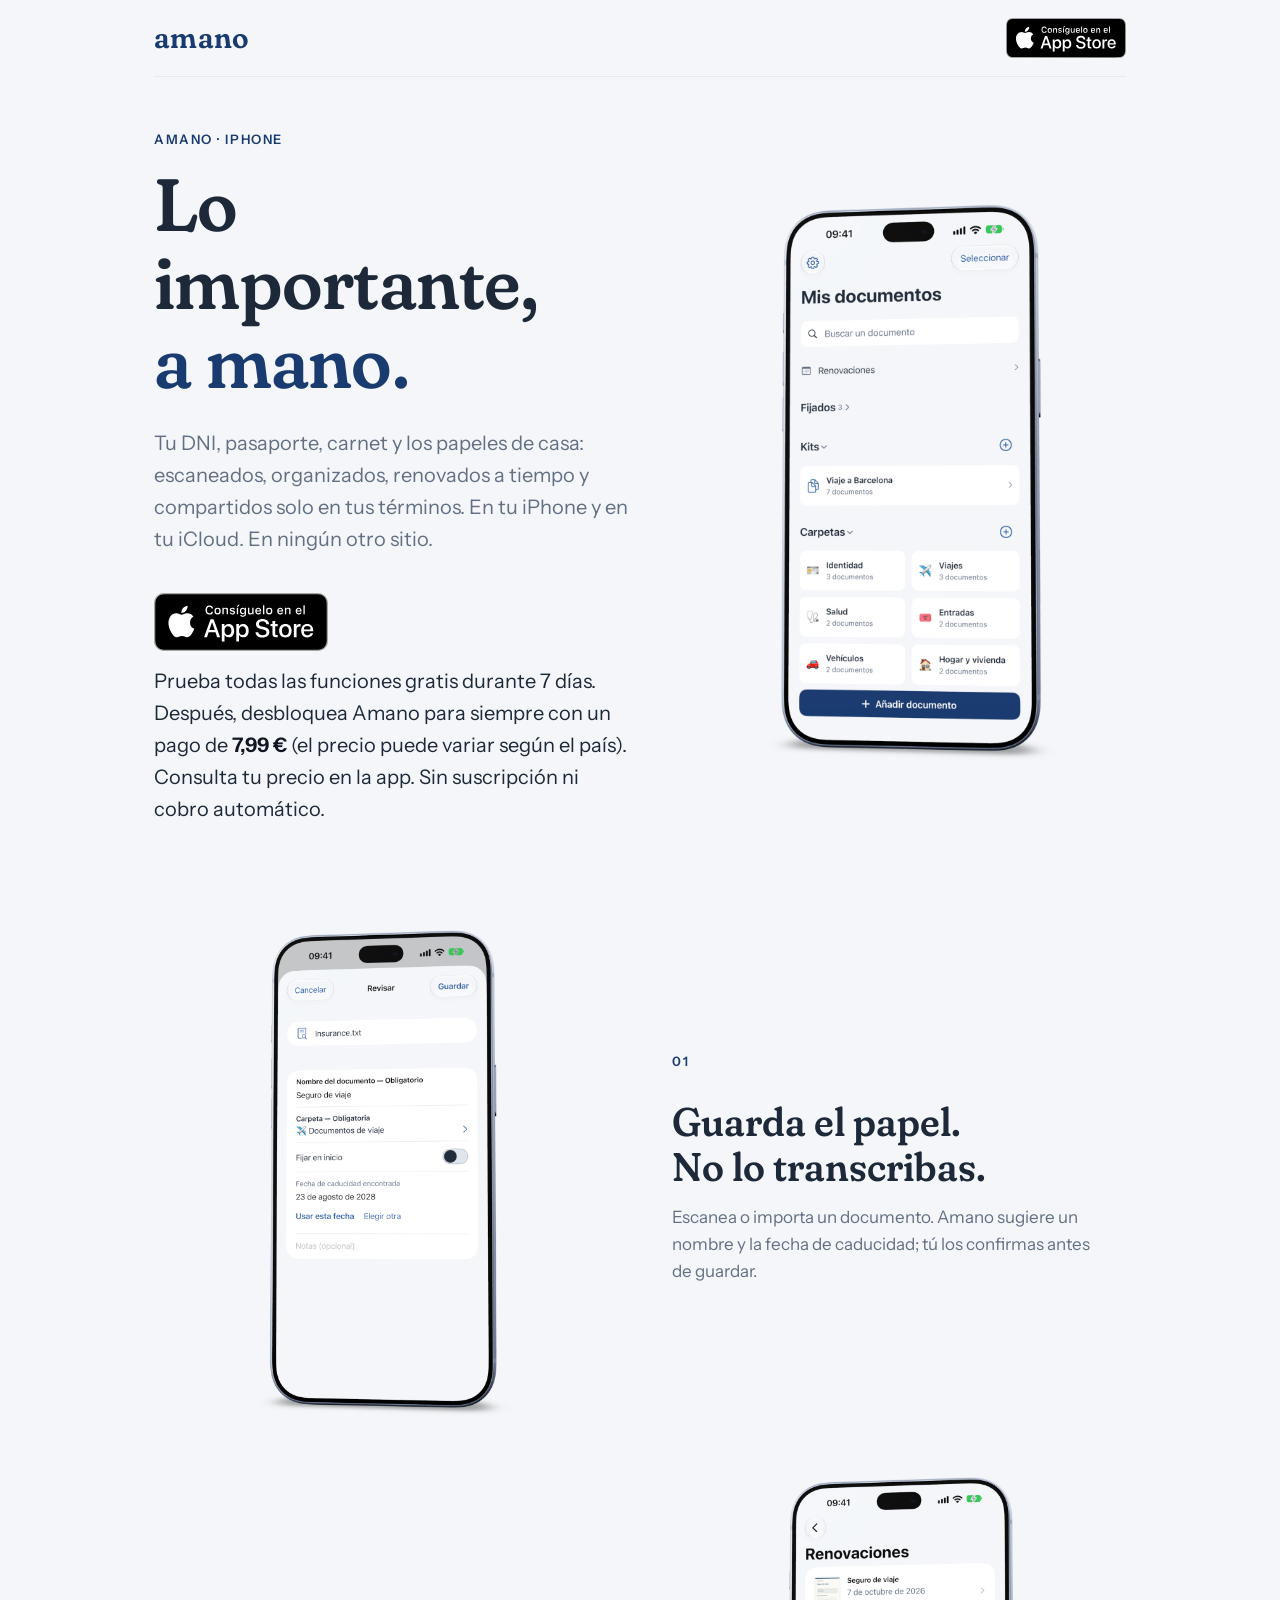
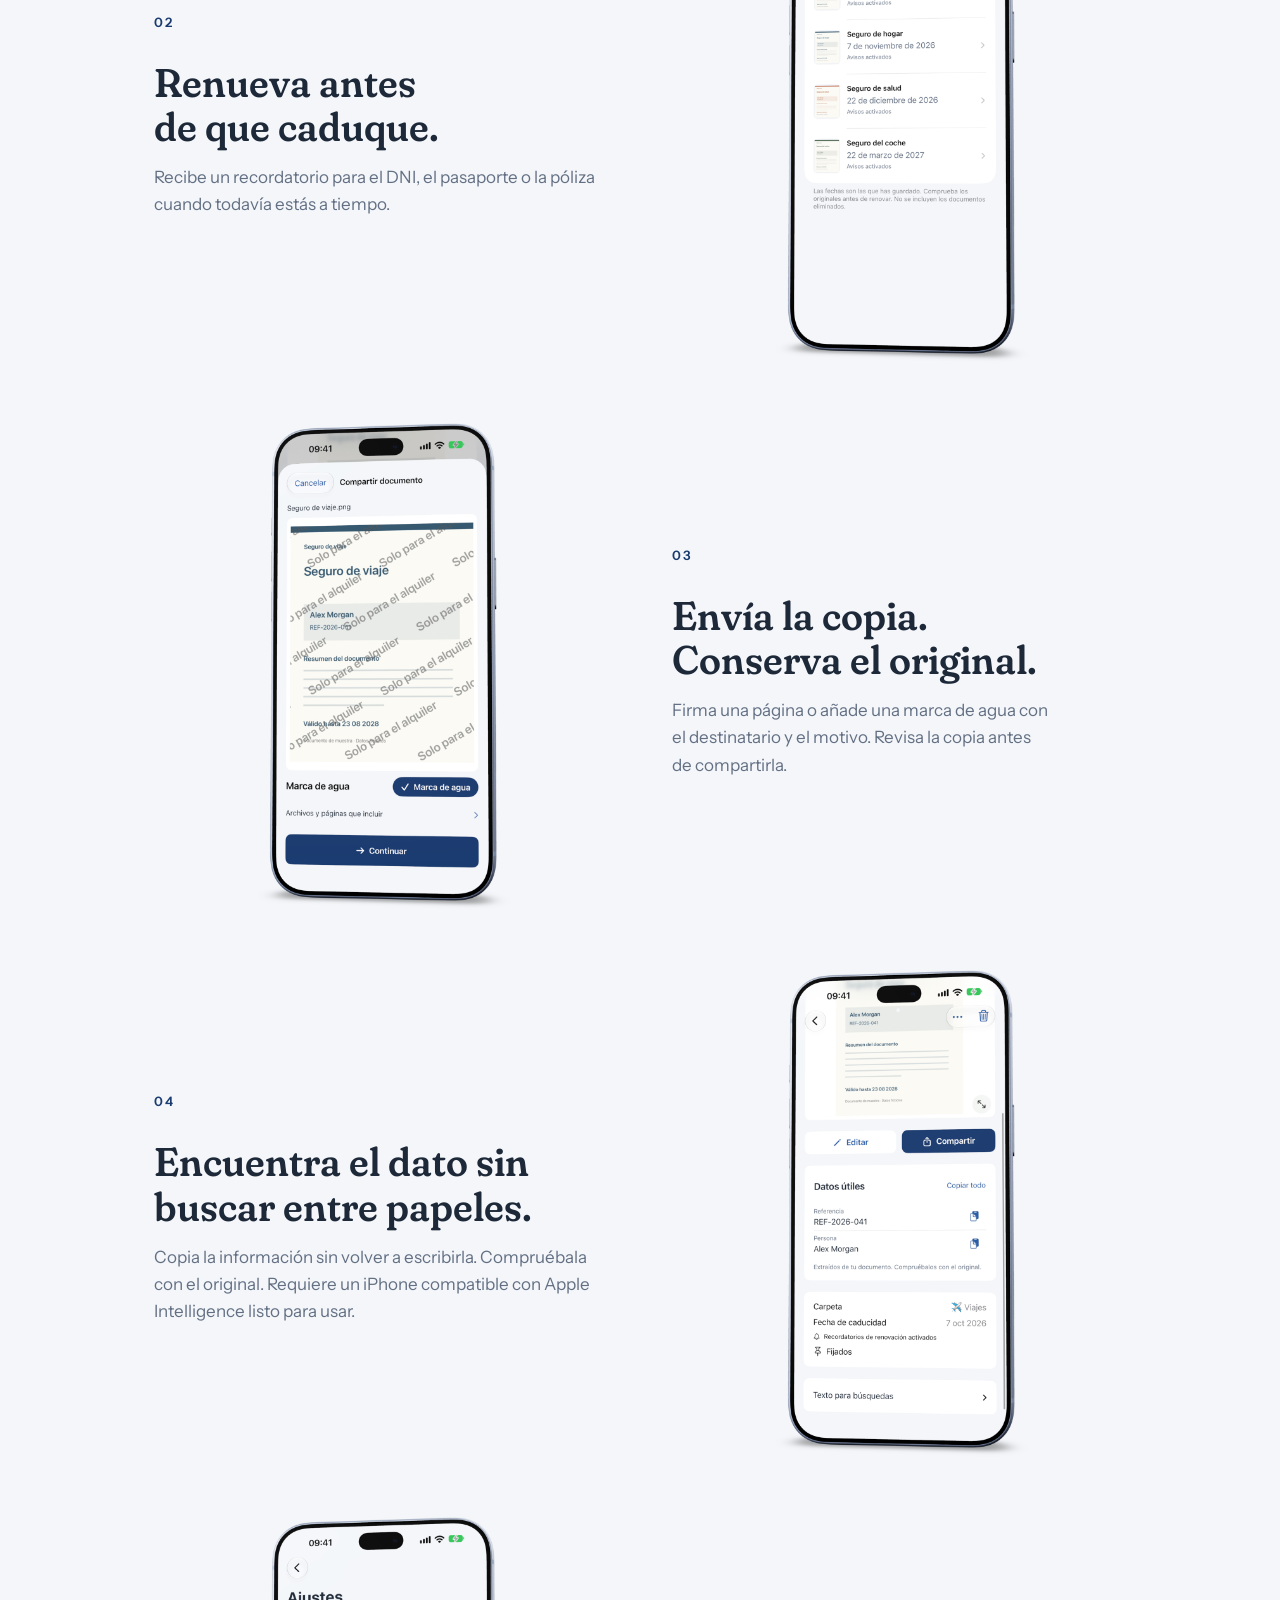
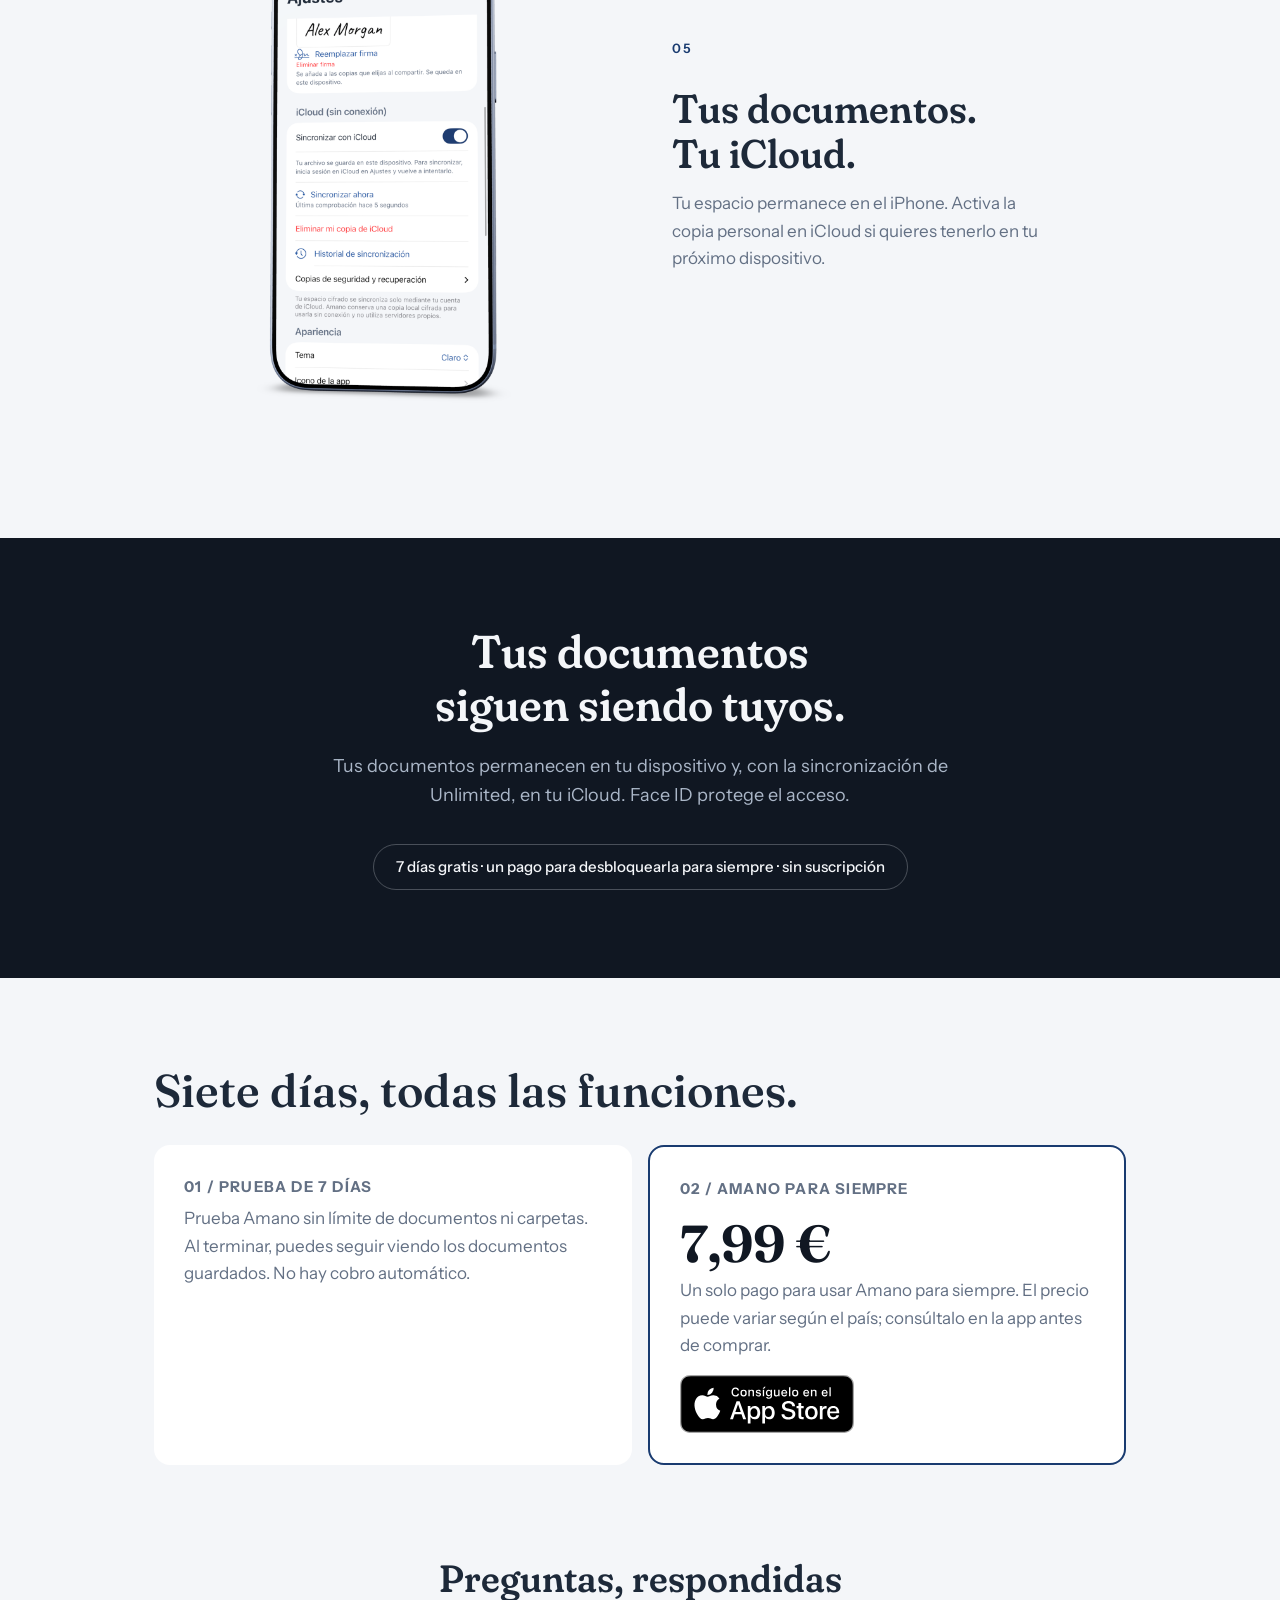
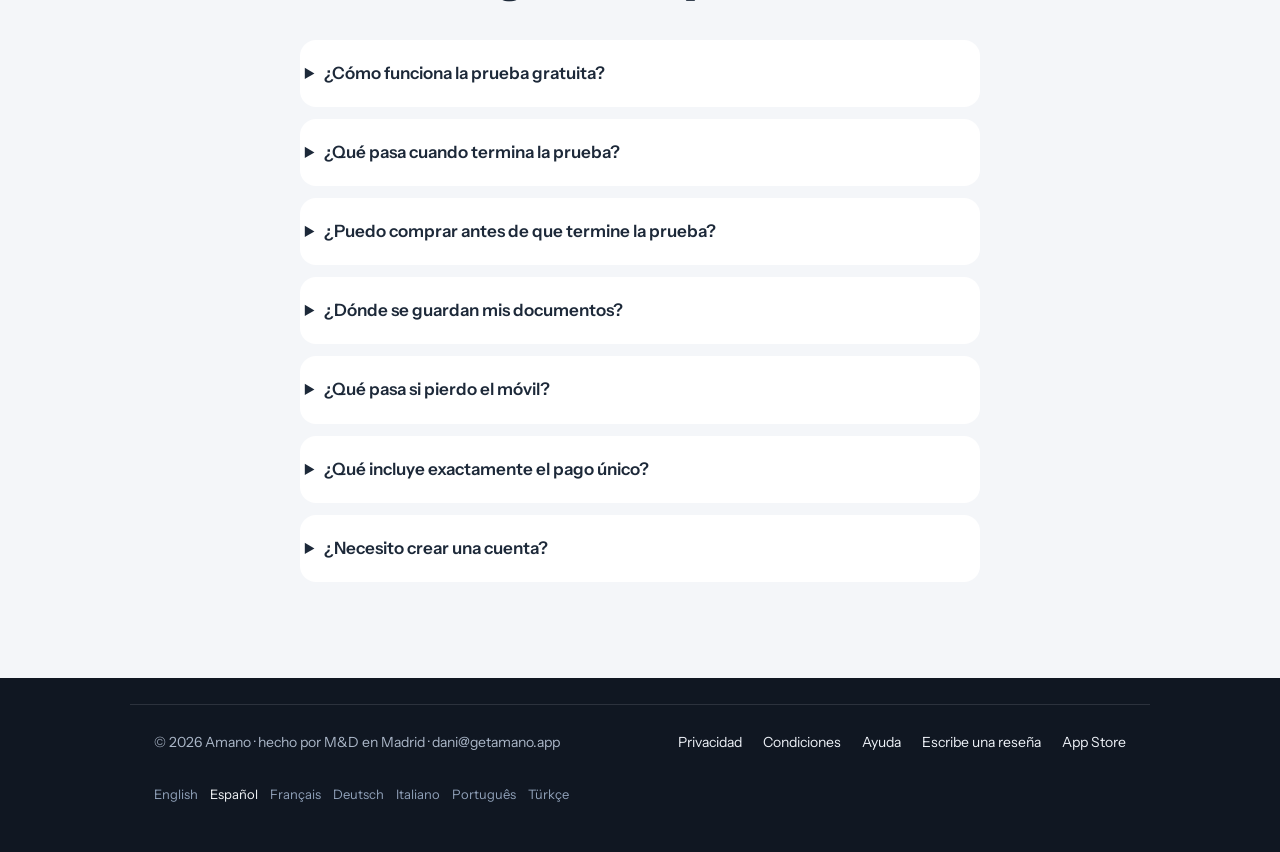
<file: es/index.html>
<!doctype html>
<html lang="es">
<head>
<meta charset="utf-8">
<meta name="viewport" content="width=device-width, initial-scale=1">
<title>Amano — DNI y documentos</title>
<meta name="description" content="Tu DNI, pasaporte, carnet y los papeles de casa: escaneados, organizados, renovados a tiempo y compartidos solo en tus términos. En tu iPhone y en tu iCloud. En ningún otro sitio.">
<meta name="apple-itunes-app" content="app-id=6809212902">
<link rel="canonical" href="https://getamano.app/es/">
<link rel="alternate" hreflang="en" href="https://getamano.app/">
<link rel="alternate" hreflang="es" href="https://getamano.app/es/">
<link rel="alternate" hreflang="fr" href="https://getamano.app/fr/">
<link rel="alternate" hreflang="de" href="https://getamano.app/de/">
<link rel="alternate" hreflang="it" href="https://getamano.app/it/">
<link rel="alternate" hreflang="pt-PT" href="https://getamano.app/pt/">
<link rel="alternate" hreflang="tr" href="https://getamano.app/tr/">
<link rel="alternate" hreflang="x-default" href="https://getamano.app/">
<meta property="og:type" content="website">
<meta property="og:site_name" content="Amano">
<meta property="og:title" content="Amano — DNI y documentos">
<meta property="og:description" content="Tu DNI, pasaporte, carnet y los papeles de casa: escaneados, organizados, renovados a tiempo y compartidos solo en tus términos. En tu iPhone y en tu iCloud. En ningún otro sitio.">
<meta property="og:url" content="https://getamano.app/es/">
<meta property="og:image" content="https://getamano.app/assets/og.png">
<meta name="twitter:card" content="summary_large_image">
<link rel="icon" href="../assets/mark.png">
<link rel="apple-touch-icon" href="../assets/apple-touch-icon.png">
<link rel="preconnect" href="https://fonts.googleapis.com">
<link rel="stylesheet" href="https://fonts.googleapis.com/css2?family=Fraunces:opsz,wght,SOFT@9..144,400..650,100&family=Instrument+Sans:wght@400;500;600&display=swap">
<script type="application/ld+json">{"@context": "https://schema.org", "@type": "FAQPage", "mainEntity": [{"@type": "Question", "name": "¿Cómo funciona la prueba gratuita?", "acceptedAnswer": {"@type": "Answer", "text": "Las personas nuevas pueden probar todas las funciones durante siete días, sin límites de documentos ni carpetas. Después pueden desbloquear el acceso completo para siempre con un solo pago. No hay suscripción ni cobro automático."}}, {"@type": "Question", "name": "¿Qué pasa cuando termina la prueba?", "acceptedAnswer": {"@type": "Answer", "text": "Puedes seguir viendo tus documentos guardados y exportarlos como copias simples. Los detalles ya extraídos siguen disponibles para copiar. Para añadir documentos y usar todas las funciones necesitas desbloquear Amano con un solo pago."}}, {"@type": "Question", "name": "¿Puedo comprar antes de que termine la prueba?", "acceptedAnswer": {"@type": "Answer", "text": "Sí. Puedes desbloquear Amano en cualquier momento durante la prueba. El acceso completo empieza inmediatamente y el pago es único."}}, {"@type": "Question", "name": "¿Dónde se guardan mis documentos?", "acceptedAnswer": {"@type": "Answer", "text": "En tu iPhone, cifrados; y si activas la sincronización, en tu propio iCloud."}}, {"@type": "Question", "name": "¿Qué pasa si pierdo el móvil?", "acceptedAnswer": {"@type": "Answer", "text": "Con la sincronización de iCloud activada (parte de Unlimited), tu espacio te espera en tu siguiente iPhone. Sin ella, los documentos viven solo en el dispositivo: es la contrapartida del almacenamiento totalmente local."}}, {"@type": "Question", "name": "¿Qué incluye exactamente el pago único?", "acceptedAnswer": {"@type": "Answer", "text": "Acceso completo para siempre: documentos y carpetas privadas ilimitados, copias con firma o marca de agua, recordatorios de caducidad, copia personal en iCloud, kits y widgets. La extracción inteligente requiere un iPhone compatible. Sin suscripción."}}, {"@type": "Question", "name": "¿Necesito crear una cuenta?", "acceptedAnswer": {"@type": "Answer", "text": "No. Amano funciona desde el momento en que lo abres. No hay nada que registrar."}}]}</script>
<style>
  :root {
    --paper: #F4F6F9; --card: #FFFFFF; --navy: #193B70; --deep: #101722;
    --ink: #1D2939; --muted: #637084; --link: #275CA5; --radius: 16px;
    --display: "Fraunces", "Iowan Old Style", Georgia, serif;
    --body: "Instrument Sans", -apple-system, "Helvetica Neue", sans-serif;
  }
  * { margin: 0; box-sizing: border-box; }
  html { scroll-behavior: smooth; }
  body { background: var(--paper); color: var(--ink); font-family: var(--body);
    font-size: 17px; line-height: 1.6; -webkit-font-smoothing: antialiased; }
  .wrap { max-width: 1020px; margin: 0 auto; padding: 0 24px; }
  header.top { display: flex; align-items: center; justify-content: space-between;
    position: sticky; top: 0; z-index: 50; background: var(--paper);
    padding: 14px 0; border-bottom: 1px solid rgba(16, 23, 34, 0.06); }
  .badge { display: block; height: 40px; width: auto; }
  .badge-hero { height: 58px; }
  .shots figure { margin: 0; }
  .shots figcaption { font-size: 14px; color: var(--muted); padding: 10px 4px 0; text-wrap: pretty; }
  .wordmark { font-family: var(--display); font-weight: 600; font-size: 30px; color: var(--navy);
    font-variation-settings: "opsz" 72, "SOFT" 100; letter-spacing: 0.01em; text-decoration: none; }
  .top a.store-mini { font-weight: 600; font-size: 15px; color: var(--link);
    text-decoration: none; padding: 10px 16px; border-radius: 999px; }
  .top a.store-mini:hover { background: var(--card); }
  .hero { padding: 48px 0 24px; text-align: center; }
  .hero-visual { max-width: 320px; margin: 24px auto 0; }
  .hero-visual, .chapter .art { background: #F4F6F9; }
  .hero-visual img { width: 100%; height: auto; display: block; }
  @media (min-width: 900px) {
    .hero { display: grid; grid-template-columns: 1.05fr 0.95fr; gap: 56px;
      align-items: center; text-align: left; padding: 48px 0 32px; }
    .hero .cta-row { justify-content: flex-start; }
    .hero .cta-note { text-align: left; }
    .hero h1, .hero p.lede { margin-left: 0; }
    .hero-visual { max-width: 460px; margin: 0 0 0 auto; }
  }
  .hero h1 { font-family: var(--display); font-variation-settings: "opsz" 72, "SOFT" 100;
    font-weight: 560; font-size: clamp(42px, 7vw, 74px); line-height: 1.06;
    color: var(--ink); text-wrap: balance; letter-spacing: -0.01em; }
  .hero h1 em { font-style: normal; color: var(--navy); }
  .hero p.lede { max-width: 34em; margin: 26px auto 0;
    font-size: clamp(17px, 2.2vw, 20px); color: var(--muted); text-wrap: pretty; }
  .cta-row { margin-top: 38px; display: flex; gap: 14px; justify-content: center; flex-wrap: wrap; align-items: center; }
  .store-button { display: inline-flex; align-items: center; gap: 10px;
    background: var(--navy); color: #fff; text-decoration: none; font-weight: 600; font-size: 17px;
    padding: 15px 26px; border-radius: 14px; transition: transform 120ms ease, box-shadow 120ms ease;
    box-shadow: 0 10px 28px rgba(25, 59, 112, 0.28); }
  .store-button:hover { transform: translateY(-1px); box-shadow: 0 14px 34px rgba(25, 59, 112, 0.34); }
  .store-button:focus-visible, a:focus-visible { outline: 3px solid var(--link); outline-offset: 3px; }
  .store-button svg { flex: none; }
  .cta-note { width: 100%; max-width: 34em; text-align: center;
    font-size: clamp(17px, 2.2vw, 20px); line-height: 1.6; color: var(--ink); text-wrap: pretty; }
  .cta-note strong { font-weight: 650; color: var(--deep); }
  .demo { padding: 44px 0 20px; }
  .demo figure { max-width: 560px; margin: 0 auto; border-radius: 24px; overflow: hidden; }
  .demo video { display: block; width: 100%; height: auto; }
  .demo figcaption { text-align: center; font-size: 14px; color: var(--muted);
    padding: 14px 16px 16px; background: var(--card); }
  section.chapters { padding: 56px 0 8px; }
  .chapter { display: grid; gap: 40px; align-items: center; margin: 0 0 64px; }
  .chapter .art { max-width: 300px; margin: 0 auto; }
  .chapter .art img { width: 100%; height: auto; display: block; }
  .chapter h2 { font-family: var(--display); font-variation-settings: "opsz" 72, "SOFT" 100;
    font-weight: 560; font-size: clamp(28px, 4.4vw, 40px); line-height: 1.12;
    text-wrap: balance; margin: 12px 0 14px; }
  .chapter p { color: var(--muted); font-size: 17px; max-width: 30em; text-wrap: pretty; }
  .chip { display: inline-block; font-size: 13px; font-weight: 600; letter-spacing: 0.02em;
    padding: 5px 12px; border-radius: 999px; }
  .chip.free { background: rgba(25, 59, 112, 0.10); color: var(--navy); }
  .chip.unl { background: var(--deep); color: #F4F6F9; }
  @media (min-width: 860px) {
    .chapter { grid-template-columns: 1fr 1fr; gap: 64px; margin: 0 0 40px; }
    .chapter .art { max-width: 380px; }
    .chapter:nth-child(even) .art { order: 2; margin-left: auto; }
    .chapter:nth-child(odd) .art { margin-right: auto; }
  }
  section.also { padding: 40px 0 10px; }
  .also h2 { font-family: var(--display); font-variation-settings: "opsz" 40, "SOFT" 100;
    font-weight: 600; font-size: 22px; text-align: center; margin-bottom: 26px; color: var(--muted); }
  .also .grid { display: grid; gap: 18px; grid-template-columns: repeat(auto-fit, minmax(240px, 1fr)); }
  section.features { padding: 84px 0 30px; }
  .features .grid { display: grid; gap: 18px; grid-template-columns: repeat(auto-fit, minmax(260px, 1fr)); }
  .feature { background: var(--card); border-radius: var(--radius); padding: 30px 28px 32px; }
  .feature .glyph { width: 44px; height: 44px; border-radius: 12px; background: rgba(25, 59, 112, 0.08);
    display: grid; place-items: center; margin-bottom: 18px; color: var(--navy); }
  .feature h3 { font-family: var(--display); font-variation-settings: "opsz" 40, "SOFT" 100;
    font-weight: 600; font-size: 23px; color: var(--ink); margin-bottom: 8px; }
  .feature p { color: var(--muted); font-size: 16px; text-wrap: pretty; }
  section.promise { margin: 84px 0 0; background: var(--deep); color: #EEF2F8; }
  .promise .inner { padding: 88px 24px; text-align: center; max-width: 760px; margin: 0 auto; }
  .promise h2 { font-family: var(--display); font-variation-settings: "opsz" 72, "SOFT" 100;
    font-weight: 560; font-size: clamp(30px, 4.6vw, 46px); line-height: 1.15; text-wrap: balance; color: #F4F6F9; }
  .promise p { margin-top: 20px; color: #ABB7C8; font-size: 18px; max-width: 36em; margin-left: auto; margin-right: auto; }
  .promise .price { margin-top: 34px; display: inline-block; border: 1px solid rgba(244, 246, 249, 0.25);
    border-radius: 999px; padding: 10px 22px; font-size: 15px; font-weight: 500; color: #F4F6F9; }
  footer { background: var(--deep); color: #ABB7C8; padding: 26px 0 46px; font-size: 14px; }
  footer .wrap { display: flex; justify-content: space-between; gap: 16px; flex-wrap: wrap;
    align-items: baseline; border-top: 1px solid rgba(244,246,249,0.12); padding-top: 26px; }
  footer a { color: #EEF2F8; text-decoration: none; margin-left: 18px; }
  footer a.mail { margin-left: 0; color: #ABB7C8; }
  footer a:hover { text-decoration: underline; }
  footer .langs { width: 100%; margin-top: 14px; }
  footer .langs a { margin: 0 12px 0 0; color: #8FA0B8; font-size: 13px; }
  footer .langs span { color: #F4F6F9; font-size: 13px; margin-right: 12px; }
  section.shots { padding: 40px 0 30px; }
  .shots h2, .faq h2 { font-family: var(--display); font-variation-settings: "opsz" 72, "SOFT" 100;
    font-weight: 560; font-size: clamp(28px, 4vw, 38px); text-align: center; margin-bottom: 30px;
    color: var(--ink); text-wrap: balance; }
  .shots .strip { display: grid; grid-template-columns: repeat(2, 1fr); gap: 28px; max-width: 760px; margin: 0 auto; }
  .shots img { width: 100%; height: auto; display: block; }
  @media (max-width: 640px) { .shots .strip { grid-template-columns: 1fr; max-width: 320px; } }
  section.faq { padding: 70px 0 84px; }
  .faq .qa { max-width: 680px; margin: 0 auto; }
  .faq details { background: var(--card); border-radius: var(--radius); padding: 4px 24px; margin-bottom: 12px; }
  .faq summary { cursor: pointer; font-weight: 600; font-size: 17px; padding: 16px 0; list-style-position: outside; }
  .faq details p { color: var(--muted); padding: 0 0 18px; text-wrap: pretty; }
  @media (prefers-reduced-motion: reduce) { html { scroll-behavior: auto; } .store-button { transition: none; } }

  /* Pain cards + explicit pricing (PoC: rendered only when a locale defines them) */
  .pains { padding: 26px 0 8px; }
  .pains h2, .pricing h2 { font-family: Fraunces, Georgia, serif; font-weight: 550; font-size: 30px; margin: 0 0 18px; }
  .pains .grid { display: grid; grid-template-columns: repeat(auto-fit, minmax(240px, 1fr)); gap: 16px; }
  .pain { background: var(--card); border-radius: 16px; padding: 20px 22px; box-shadow: 0 1px 2px rgba(16,23,34,.06); }
  .pain h3 { font-family: Fraunces, Georgia, serif; font-weight: 550; font-size: 20px; margin: 0 0 8px; color: var(--deep); }
  .pain p { margin: 0; color: var(--muted); font-size: 15.5px; }
  .pricing { padding: 34px 0 10px; }
  .pricing .cols { display: grid; grid-template-columns: repeat(auto-fit, minmax(250px, 1fr)); gap: 16px; align-items: stretch; }
  .pricing .col { background: var(--card); border-radius: 16px; padding: 22px 24px; }
  .pricing .col.main { border: 2px solid var(--navy); }
  .pricing h3 { margin: 0 0 6px; font-size: 15px; letter-spacing: .08em; text-transform: uppercase; color: var(--muted); }
  .pricing .num { font-family: Fraunces, Georgia, serif; font-weight: 650; font-size: 52px; color: var(--deep); line-height: 1; }
  .pricing .once { color: var(--navy); font-weight: 600; margin: 4px 0 12px; }
  .pricing ul { margin: 10px 0 0; padding-left: 20px; color: var(--muted); }
  .pricing li { margin: 6px 0; }
  .pricing .badge-hero { margin-top: 16px; }
  .pricing .pricenote { color: var(--muted); font-size: 14px; margin-top: 14px; }

  .chapter .art video { display: block; width: 100%; height: auto; border-radius: 22px; }
  .hero-visual img, .chapter .art img { border-radius: 18px; }
  .eyebrow { display: inline-block; color: var(--navy); font-size: 13px; font-weight: 600;
    letter-spacing: .12em; text-transform: uppercase; margin-bottom: 16px; }
  .pricing { padding: 76px 0 14px; }
  .pricing h2 { font-family: var(--display); font-size: clamp(30px, 4.5vw, 46px); }
  .pricing .col { padding: 30px; }
  .pricing .col p { color: var(--muted); max-width: 30em; }
  .pricing .num { margin: 16px 0 8px; }
  @media (max-width: 640px) { .hero { padding-top: 36px; } .chapter { gap: 8px; margin-bottom: 70px; } }
</style>
</head>
<body>
<div class="wrap">
  <header class="top">
    <a class="wordmark" href="https://getamano.app/es/">amano</a>
    <a href="https://apps.apple.com/es/app/id6809212902?pt=128749840&amp;ct=web-es&amp;mt=8" aria-label="Descargar la app"><img class="badge" src="../assets/badges/es.svg" alt="Descárgala en el App Store" width="120" height="40"></a>
  </header>
  <section class="hero">
    <div>
      <span class="eyebrow">Amano · iPhone</span>
      <h1>Lo importante, <em>a mano.</em></h1>
      <p class="lede">Tu DNI, pasaporte, carnet y los papeles de casa: escaneados, organizados, renovados a tiempo y compartidos solo en tus términos. En tu iPhone y en tu iCloud. En ningún otro sitio.</p>
      <div class="cta-row">
        <a href="https://apps.apple.com/es/app/id6809212902?pt=128749840&amp;ct=web-es&amp;mt=8" aria-label="Descárgala en el App Store"><img class="badge badge-hero" src="../assets/badges/es.svg" alt="Descárgala en el App Store" width="174" height="58"></a>
        <p class="cta-note">Prueba todas las funciones gratis durante 7 días. Después, desbloquea Amano para siempre con un pago de <strong>7,99 €</strong> (el precio puede variar según el país). Consulta tu precio en la app. Sin suscripción ni cobro automático.</p>
      </div>
    </div>
    <div class="hero-visual">
      <img src="../assets/phones/es/folders.webp?v=a3cd617" alt="El espacio de Amano en un iPhone" width="900" height="1200" fetchpriority="high">
    </div>
  </section>
  <section class="chapters">
    <div class="chapter"><div class="art"><img src="../assets/phones/es/scan-review.webp?v=a3cd617" alt="Guarda el papel. No lo transcribas." loading="lazy" width="900" height="1200"></div><div><span class="eyebrow">01</span><h2>Guarda el papel. No lo transcribas.</h2><p>Escanea o importa un documento. Amano sugiere un nombre y la fecha de caducidad; tú los confirmas antes de guardar.</p></div></div><div class="chapter"><div class="art"><img src="../assets/phones/es/renewals.webp?v=a3cd617" alt="Renueva antes de que caduque." loading="lazy" width="900" height="1200"></div><div><span class="eyebrow">02</span><h2>Renueva antes de que caduque.</h2><p>Recibe un recordatorio para el DNI, el pasaporte o la póliza cuando todavía estás a tiempo.</p></div></div><div class="chapter"><div class="art"><img src="../assets/phones/es/signature.webp?v=a3cd617" alt="Envía la copia. Conserva el original." loading="lazy" width="900" height="1200"></div><div><span class="eyebrow">03</span><h2>Envía la copia. Conserva el original.</h2><p>Firma una página o añade una marca de agua con el destinatario y el motivo. Revisa la copia antes de compartirla.</p></div></div><div class="chapter"><div class="art"><img src="../assets/phones/es/extraction.webp?v=a3cd617" alt="Encuentra el dato sin buscar entre papeles." loading="lazy" width="900" height="1200"></div><div><span class="eyebrow">04</span><h2>Encuentra el dato sin buscar entre papeles.</h2><p>Copia la información sin volver a escribirla. Compruébala con el original. Requiere un iPhone compatible con Apple Intelligence listo para usar.</p></div></div><div class="chapter"><div class="art"><img src="../assets/phones/es/settings-icloud.webp?v=a3cd617" alt="Tus documentos. Tu iCloud." loading="lazy" width="900" height="1200"></div><div><span class="eyebrow">05</span><h2>Tus documentos. Tu iCloud.</h2><p>Tu espacio permanece en el iPhone. Activa la copia personal en iCloud si quieres tenerlo en tu próximo dispositivo.</p></div></div>
  </section>
</div>
<section class="promise">
  <div class="inner">
    <h2>Tus documentos siguen siendo tuyos.</h2>
    <p>Tus documentos permanecen en tu dispositivo y, con la sincronización de Unlimited, en tu iCloud. Face&nbsp;ID protege el acceso.</p>
    <span class="price">7 días gratis &middot; un pago para desbloquearla para siempre &middot; sin suscripción</span>
  </div>
</section>
<div class="wrap">
  <section class="pricing" id="pricing">
    <h2>Siete días, todas las funciones.</h2>
    <div class="cols">
      <div class="col"><h3>01 / Prueba de 7 días</h3><p>Prueba Amano sin límite de documentos ni carpetas. Al terminar, puedes seguir viendo los documentos guardados. No hay cobro automático.</p></div>
      <div class="col main"><h3>02 / Amano para siempre</h3><div class="num">7,99 €</div><p>Un solo pago para usar Amano para siempre. El precio puede variar según el país; consúltalo en la app antes de comprar.</p>
        <a href="https://apps.apple.com/es/app/id6809212902?pt=128749840&amp;ct=web-es&amp;mt=8" aria-label="Descárgala en el App Store"><img class="badge badge-hero" src="../assets/badges/es.svg" alt="Descárgala en el App Store" width="174" height="58"></a></div>
    </div>
  </section>
  <section class="faq">
    <h2>Preguntas, respondidas</h2>
    <div class="qa"><details><summary>¿Cómo funciona la prueba gratuita?</summary><p>Las personas nuevas pueden probar todas las funciones durante siete días, sin límites de documentos ni carpetas. Después pueden desbloquear el acceso completo para siempre con un solo pago. No hay suscripción ni cobro automático.</p></details><details><summary>¿Qué pasa cuando termina la prueba?</summary><p>Puedes seguir viendo tus documentos guardados y exportarlos como copias simples. Los detalles ya extraídos siguen disponibles para copiar. Para añadir documentos y usar todas las funciones necesitas desbloquear Amano con un solo pago.</p></details><details><summary>¿Puedo comprar antes de que termine la prueba?</summary><p>Sí. Puedes desbloquear Amano en cualquier momento durante la prueba. El acceso completo empieza inmediatamente y el pago es único.</p></details><details><summary>¿Dónde se guardan mis documentos?</summary><p>En tu iPhone, cifrados; y si activas la sincronización, en tu propio iCloud.</p></details><details><summary>¿Qué pasa si pierdo el móvil?</summary><p>Con la sincronización de iCloud activada (parte de Unlimited), tu espacio te espera en tu siguiente iPhone. Sin ella, los documentos viven solo en el dispositivo: es la contrapartida del almacenamiento totalmente local.</p></details><details><summary>¿Qué incluye exactamente el pago único?</summary><p>Acceso completo para siempre: documentos y carpetas privadas ilimitados, copias con firma o marca de agua, recordatorios de caducidad, copia personal en iCloud, kits y widgets. La extracción inteligente requiere un iPhone compatible. Sin suscripción.</p></details><details><summary>¿Necesito crear una cuenta?</summary><p>No. Amano funciona desde el momento en que lo abres. No hay nada que registrar.</p></details></div>
  </section>
</div>
<footer>
  <div class="wrap">
    <span>&copy; 2026 Amano &middot; hecho por M&amp;D en Madrid &middot; <a class="mail" href="mailto:dani@getamano.app">dani@getamano.app</a></span>
    <span>
      <a href="https://getamano.app/privacy/">Privacidad</a>
      <a href="https://getamano.app/terms/">Condiciones</a>
      <a href="https://getamano.app/support/">Ayuda</a>
      <a href="https://apps.apple.com/app/apple-store/id6809212902?action=write-review">Escribe una reseña</a>
      <a href="https://apps.apple.com/es/app/id6809212902?pt=128749840&amp;ct=web-es&amp;mt=8">App&nbsp;Store</a>
    </span>
    <span class="langs"><a href="https://getamano.app/" lang="en">English</a><span>Español</span><a href="https://getamano.app/fr/" lang="fr">Français</a><a href="https://getamano.app/de/" lang="de">Deutsch</a><a href="https://getamano.app/it/" lang="it">Italiano</a><a href="https://getamano.app/pt/" lang="pt-PT">Português</a><a href="https://getamano.app/tr/" lang="tr">Türkçe</a></span>
  </div>
</footer>
</body>
</html>
</file>
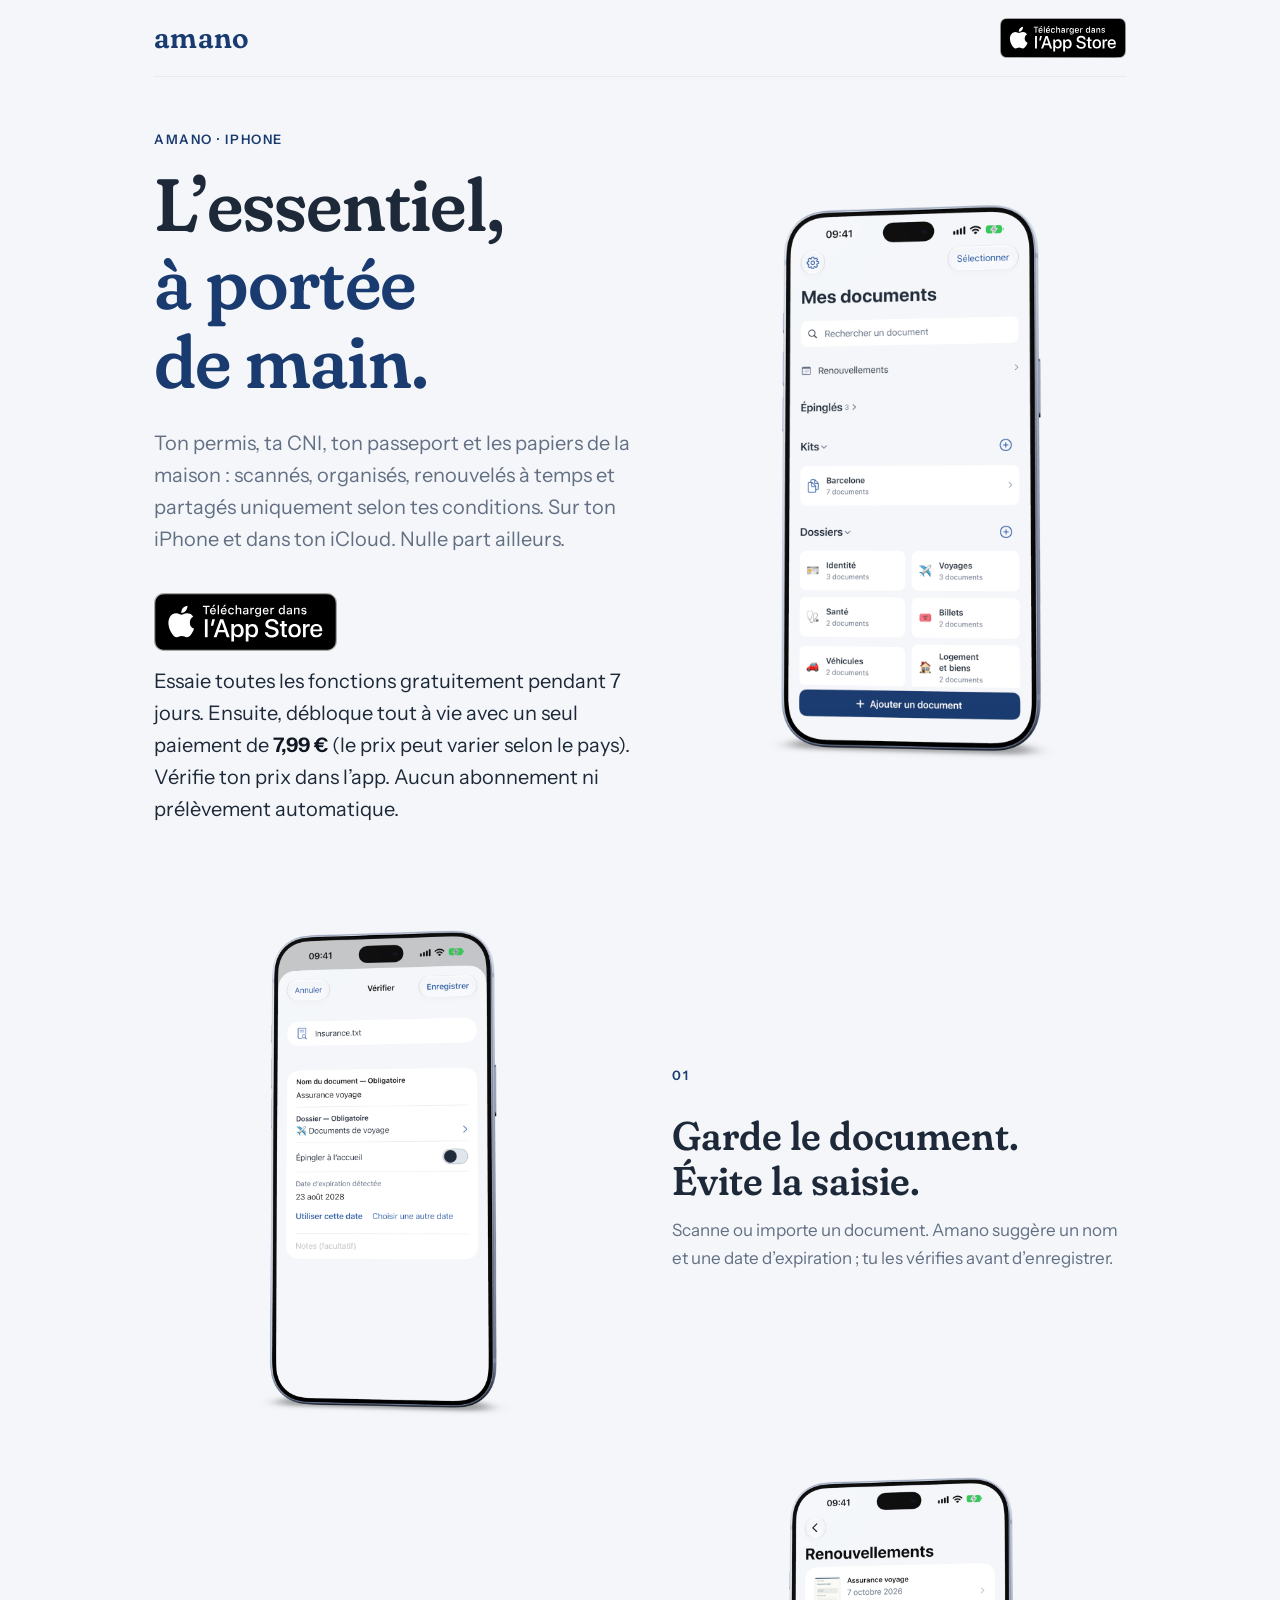
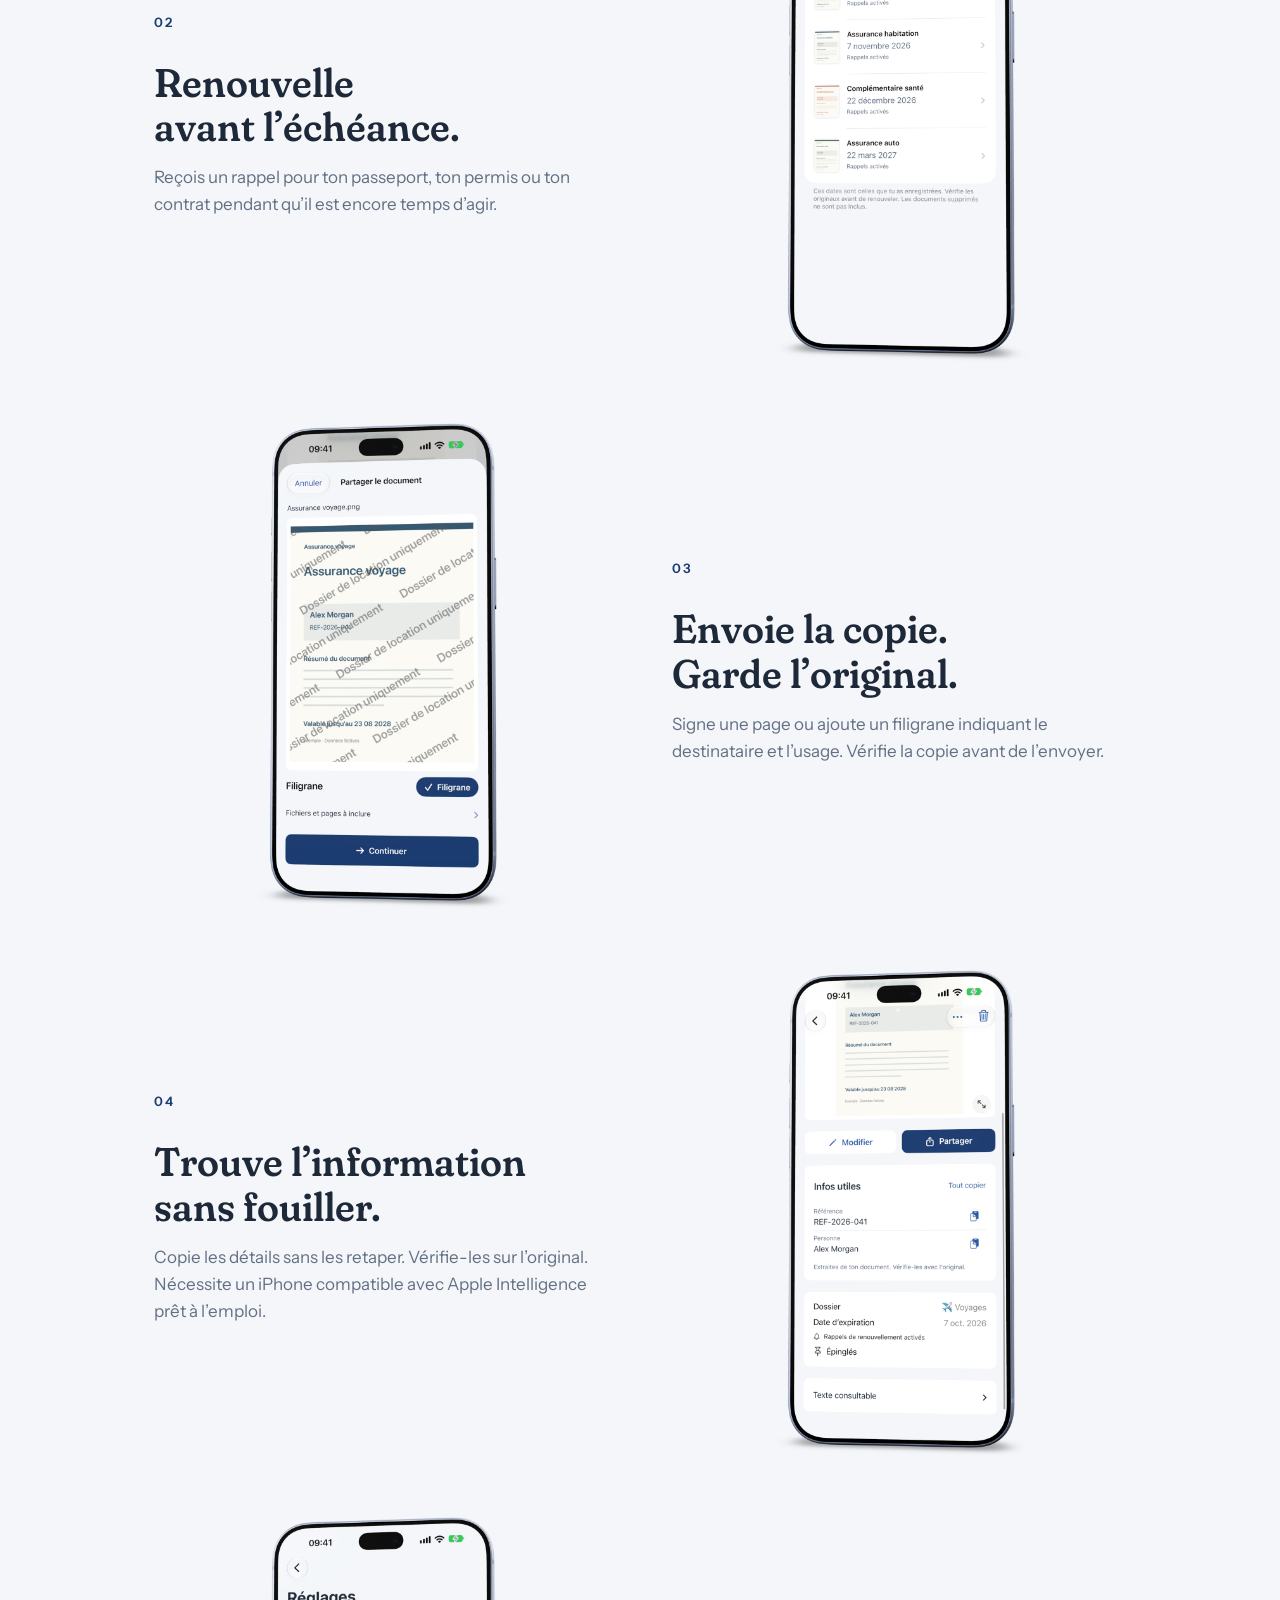
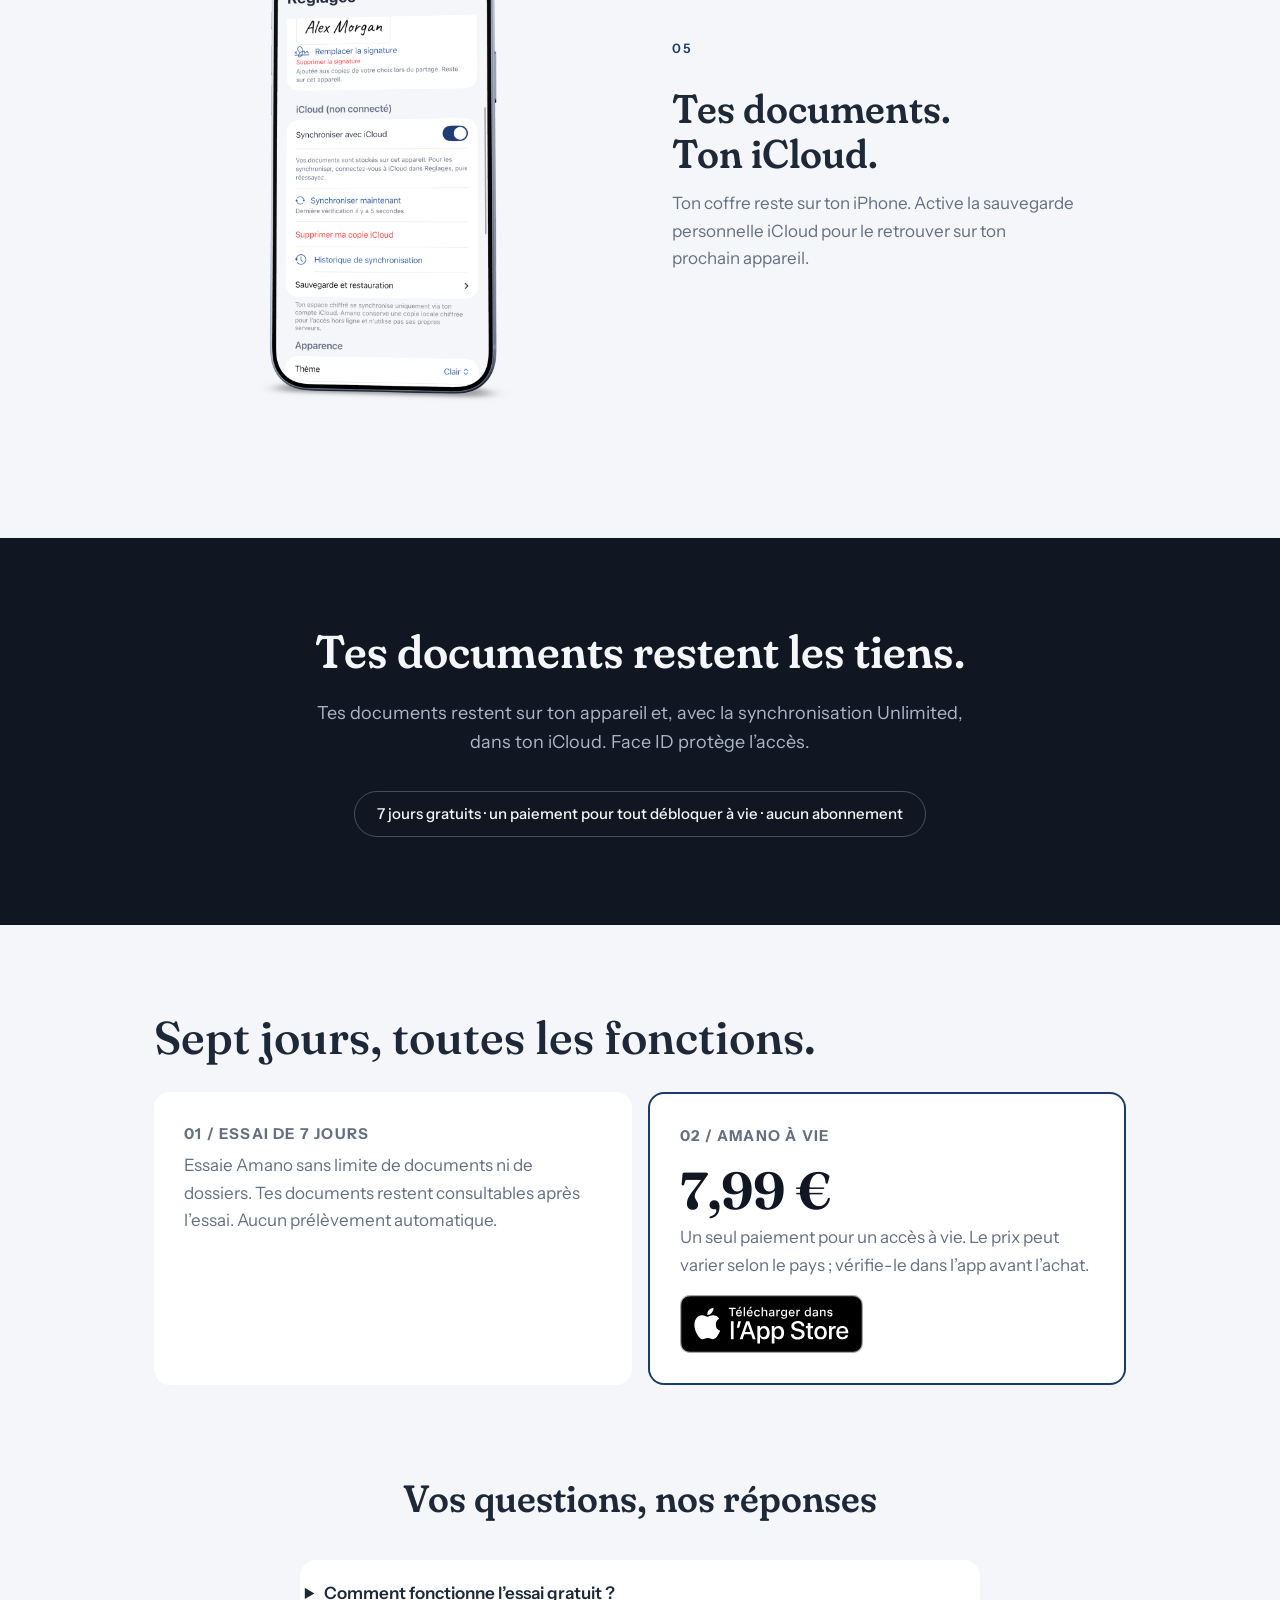
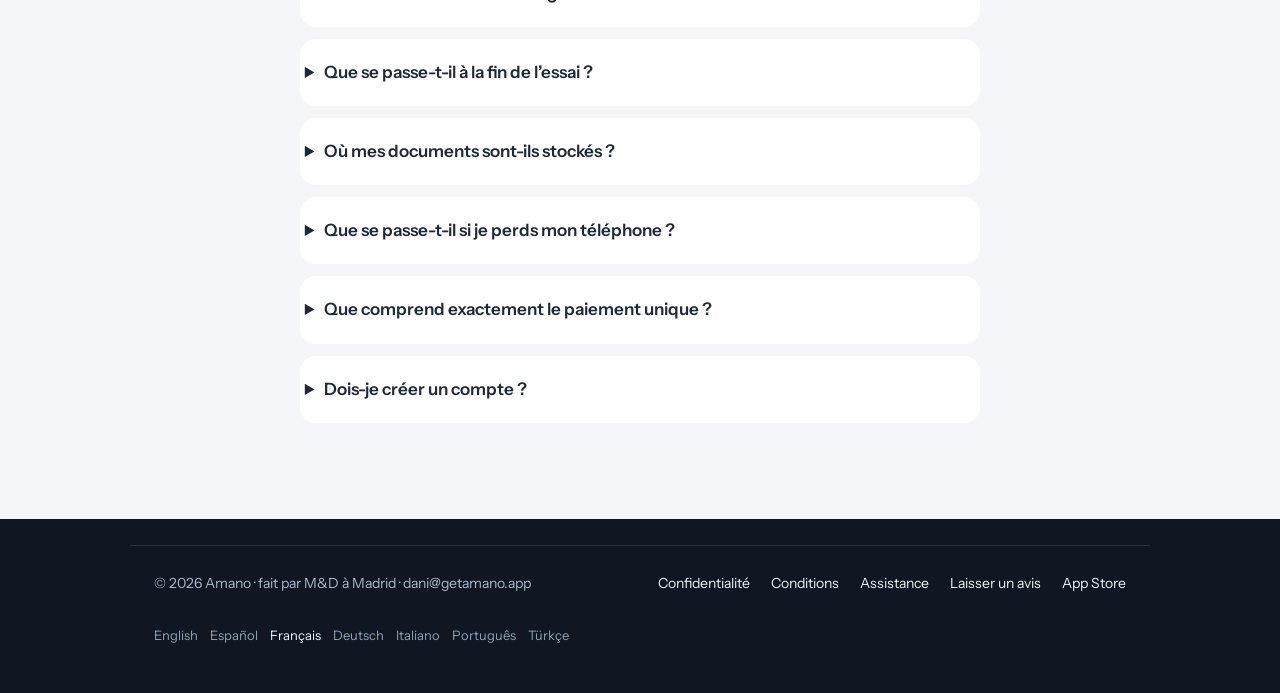
<file: fr/index.html>
<!doctype html>
<html lang="fr">
<head>
<meta charset="utf-8">
<meta name="viewport" content="width=device-width, initial-scale=1">
<title>Amano — Permis et documents</title>
<meta name="description" content="Ton permis, ta CNI, ton passeport et les papiers de la maison : scannés, organisés, renouvelés à temps et partagés uniquement selon tes conditions. Sur ton iPhone et dans ton iCloud. Nulle part ailleurs.">
<meta name="apple-itunes-app" content="app-id=6809212902">
<link rel="canonical" href="https://getamano.app/fr/">
<link rel="alternate" hreflang="en" href="https://getamano.app/">
<link rel="alternate" hreflang="es" href="https://getamano.app/es/">
<link rel="alternate" hreflang="fr" href="https://getamano.app/fr/">
<link rel="alternate" hreflang="de" href="https://getamano.app/de/">
<link rel="alternate" hreflang="it" href="https://getamano.app/it/">
<link rel="alternate" hreflang="pt-PT" href="https://getamano.app/pt/">
<link rel="alternate" hreflang="tr" href="https://getamano.app/tr/">
<link rel="alternate" hreflang="x-default" href="https://getamano.app/">
<meta property="og:type" content="website">
<meta property="og:site_name" content="Amano">
<meta property="og:title" content="Amano — Permis et documents">
<meta property="og:description" content="Ton permis, ta CNI, ton passeport et les papiers de la maison : scannés, organisés, renouvelés à temps et partagés uniquement selon tes conditions. Sur ton iPhone et dans ton iCloud. Nulle part ailleurs.">
<meta property="og:url" content="https://getamano.app/fr/">
<meta property="og:image" content="https://getamano.app/assets/og.png">
<meta name="twitter:card" content="summary_large_image">
<link rel="icon" href="../assets/mark.png">
<link rel="apple-touch-icon" href="../assets/apple-touch-icon.png">
<link rel="preconnect" href="https://fonts.googleapis.com">
<link rel="stylesheet" href="https://fonts.googleapis.com/css2?family=Fraunces:opsz,wght,SOFT@9..144,400..650,100&family=Instrument+Sans:wght@400;500;600&display=swap">
<script type="application/ld+json">{"@context": "https://schema.org", "@type": "FAQPage", "mainEntity": [{"@type": "Question", "name": "Comment fonctionne l’essai gratuit ?", "acceptedAnswer": {"@type": "Answer", "text": "Les nouveaux utilisateurs peuvent essayer toutes les fonctions pendant sept jours, sans limite de documents ni de dossiers. Ensuite, un seul paiement débloque l’accès complet à vie. Aucun abonnement ni prélèvement automatique."}}, {"@type": "Question", "name": "Que se passe-t-il à la fin de l’essai ?", "acceptedAnswer": {"@type": "Answer", "text": "Tu peux continuer à consulter tes documents enregistrés et les exporter en copies simples. Les informations déjà extraites restent copiables. Pour ajouter des documents et utiliser toutes les fonctions, il faut débloquer Amano avec un seul paiement."}}, {"@type": "Question", "name": "Où mes documents sont-ils stockés ?", "acceptedAnswer": {"@type": "Answer", "text": "Sur ton iPhone, chiffrés — et, si tu actives la synchronisation, dans ton propre iCloud."}}, {"@type": "Question", "name": "Que se passe-t-il si je perds mon téléphone ?", "acceptedAnswer": {"@type": "Answer", "text": "Avec la synchronisation iCloud activée (incluse dans Unlimited), ton espace t’attend sur ton prochain iPhone. Sans elle, les documents ne vivent que sur l’appareil — c’est la contrepartie d’un stockage entièrement local."}}, {"@type": "Question", "name": "Que comprend exactement le paiement unique ?", "acceptedAnswer": {"@type": "Answer", "text": "Accès complet à vie : documents et dossiers privés illimités, copies signées ou filigranées, rappels d’échéance, sauvegarde personnelle iCloud, kits et widgets. L’extraction intelligente nécessite un iPhone compatible. Aucun abonnement."}}, {"@type": "Question", "name": "Dois-je créer un compte ?", "acceptedAnswer": {"@type": "Answer", "text": "Non. Amano fonctionne dès l’ouverture. Il n’y a rien à créer."}}]}</script>
<style>
  :root {
    --paper: #F4F6F9; --card: #FFFFFF; --navy: #193B70; --deep: #101722;
    --ink: #1D2939; --muted: #637084; --link: #275CA5; --radius: 16px;
    --display: "Fraunces", "Iowan Old Style", Georgia, serif;
    --body: "Instrument Sans", -apple-system, "Helvetica Neue", sans-serif;
  }
  * { margin: 0; box-sizing: border-box; }
  html { scroll-behavior: smooth; }
  body { background: var(--paper); color: var(--ink); font-family: var(--body);
    font-size: 17px; line-height: 1.6; -webkit-font-smoothing: antialiased; }
  .wrap { max-width: 1020px; margin: 0 auto; padding: 0 24px; }
  header.top { display: flex; align-items: center; justify-content: space-between;
    position: sticky; top: 0; z-index: 50; background: var(--paper);
    padding: 14px 0; border-bottom: 1px solid rgba(16, 23, 34, 0.06); }
  .badge { display: block; height: 40px; width: auto; }
  .badge-hero { height: 58px; }
  .shots figure { margin: 0; }
  .shots figcaption { font-size: 14px; color: var(--muted); padding: 10px 4px 0; text-wrap: pretty; }
  .wordmark { font-family: var(--display); font-weight: 600; font-size: 30px; color: var(--navy);
    font-variation-settings: "opsz" 72, "SOFT" 100; letter-spacing: 0.01em; text-decoration: none; }
  .top a.store-mini { font-weight: 600; font-size: 15px; color: var(--link);
    text-decoration: none; padding: 10px 16px; border-radius: 999px; }
  .top a.store-mini:hover { background: var(--card); }
  .hero { padding: 48px 0 24px; text-align: center; }
  .hero-visual { max-width: 320px; margin: 24px auto 0; }
  .hero-visual, .chapter .art { background: #F4F6F9; }
  .hero-visual img { width: 100%; height: auto; display: block; }
  @media (min-width: 900px) {
    .hero { display: grid; grid-template-columns: 1.05fr 0.95fr; gap: 56px;
      align-items: center; text-align: left; padding: 48px 0 32px; }
    .hero .cta-row { justify-content: flex-start; }
    .hero .cta-note { text-align: left; }
    .hero h1, .hero p.lede { margin-left: 0; }
    .hero-visual { max-width: 460px; margin: 0 0 0 auto; }
  }
  .hero h1 { font-family: var(--display); font-variation-settings: "opsz" 72, "SOFT" 100;
    font-weight: 560; font-size: clamp(42px, 7vw, 74px); line-height: 1.06;
    color: var(--ink); text-wrap: balance; letter-spacing: -0.01em; }
  .hero h1 em { font-style: normal; color: var(--navy); }
  .hero p.lede { max-width: 34em; margin: 26px auto 0;
    font-size: clamp(17px, 2.2vw, 20px); color: var(--muted); text-wrap: pretty; }
  .cta-row { margin-top: 38px; display: flex; gap: 14px; justify-content: center; flex-wrap: wrap; align-items: center; }
  .store-button { display: inline-flex; align-items: center; gap: 10px;
    background: var(--navy); color: #fff; text-decoration: none; font-weight: 600; font-size: 17px;
    padding: 15px 26px; border-radius: 14px; transition: transform 120ms ease, box-shadow 120ms ease;
    box-shadow: 0 10px 28px rgba(25, 59, 112, 0.28); }
  .store-button:hover { transform: translateY(-1px); box-shadow: 0 14px 34px rgba(25, 59, 112, 0.34); }
  .store-button:focus-visible, a:focus-visible { outline: 3px solid var(--link); outline-offset: 3px; }
  .store-button svg { flex: none; }
  .cta-note { width: 100%; max-width: 34em; text-align: center;
    font-size: clamp(17px, 2.2vw, 20px); line-height: 1.6; color: var(--ink); text-wrap: pretty; }
  .cta-note strong { font-weight: 650; color: var(--deep); }
  .demo { padding: 44px 0 20px; }
  .demo figure { max-width: 560px; margin: 0 auto; border-radius: 24px; overflow: hidden; }
  .demo video { display: block; width: 100%; height: auto; }
  .demo figcaption { text-align: center; font-size: 14px; color: var(--muted);
    padding: 14px 16px 16px; background: var(--card); }
  section.chapters { padding: 56px 0 8px; }
  .chapter { display: grid; gap: 40px; align-items: center; margin: 0 0 64px; }
  .chapter .art { max-width: 300px; margin: 0 auto; }
  .chapter .art img { width: 100%; height: auto; display: block; }
  .chapter h2 { font-family: var(--display); font-variation-settings: "opsz" 72, "SOFT" 100;
    font-weight: 560; font-size: clamp(28px, 4.4vw, 40px); line-height: 1.12;
    text-wrap: balance; margin: 12px 0 14px; }
  .chapter p { color: var(--muted); font-size: 17px; max-width: 30em; text-wrap: pretty; }
  .chip { display: inline-block; font-size: 13px; font-weight: 600; letter-spacing: 0.02em;
    padding: 5px 12px; border-radius: 999px; }
  .chip.free { background: rgba(25, 59, 112, 0.10); color: var(--navy); }
  .chip.unl { background: var(--deep); color: #F4F6F9; }
  @media (min-width: 860px) {
    .chapter { grid-template-columns: 1fr 1fr; gap: 64px; margin: 0 0 40px; }
    .chapter .art { max-width: 380px; }
    .chapter:nth-child(even) .art { order: 2; margin-left: auto; }
    .chapter:nth-child(odd) .art { margin-right: auto; }
  }
  section.also { padding: 40px 0 10px; }
  .also h2 { font-family: var(--display); font-variation-settings: "opsz" 40, "SOFT" 100;
    font-weight: 600; font-size: 22px; text-align: center; margin-bottom: 26px; color: var(--muted); }
  .also .grid { display: grid; gap: 18px; grid-template-columns: repeat(auto-fit, minmax(240px, 1fr)); }
  section.features { padding: 84px 0 30px; }
  .features .grid { display: grid; gap: 18px; grid-template-columns: repeat(auto-fit, minmax(260px, 1fr)); }
  .feature { background: var(--card); border-radius: var(--radius); padding: 30px 28px 32px; }
  .feature .glyph { width: 44px; height: 44px; border-radius: 12px; background: rgba(25, 59, 112, 0.08);
    display: grid; place-items: center; margin-bottom: 18px; color: var(--navy); }
  .feature h3 { font-family: var(--display); font-variation-settings: "opsz" 40, "SOFT" 100;
    font-weight: 600; font-size: 23px; color: var(--ink); margin-bottom: 8px; }
  .feature p { color: var(--muted); font-size: 16px; text-wrap: pretty; }
  section.promise { margin: 84px 0 0; background: var(--deep); color: #EEF2F8; }
  .promise .inner { padding: 88px 24px; text-align: center; max-width: 760px; margin: 0 auto; }
  .promise h2 { font-family: var(--display); font-variation-settings: "opsz" 72, "SOFT" 100;
    font-weight: 560; font-size: clamp(30px, 4.6vw, 46px); line-height: 1.15; text-wrap: balance; color: #F4F6F9; }
  .promise p { margin-top: 20px; color: #ABB7C8; font-size: 18px; max-width: 36em; margin-left: auto; margin-right: auto; }
  .promise .price { margin-top: 34px; display: inline-block; border: 1px solid rgba(244, 246, 249, 0.25);
    border-radius: 999px; padding: 10px 22px; font-size: 15px; font-weight: 500; color: #F4F6F9; }
  footer { background: var(--deep); color: #ABB7C8; padding: 26px 0 46px; font-size: 14px; }
  footer .wrap { display: flex; justify-content: space-between; gap: 16px; flex-wrap: wrap;
    align-items: baseline; border-top: 1px solid rgba(244,246,249,0.12); padding-top: 26px; }
  footer a { color: #EEF2F8; text-decoration: none; margin-left: 18px; }
  footer a.mail { margin-left: 0; color: #ABB7C8; }
  footer a:hover { text-decoration: underline; }
  footer .langs { width: 100%; margin-top: 14px; }
  footer .langs a { margin: 0 12px 0 0; color: #8FA0B8; font-size: 13px; }
  footer .langs span { color: #F4F6F9; font-size: 13px; margin-right: 12px; }
  section.shots { padding: 40px 0 30px; }
  .shots h2, .faq h2 { font-family: var(--display); font-variation-settings: "opsz" 72, "SOFT" 100;
    font-weight: 560; font-size: clamp(28px, 4vw, 38px); text-align: center; margin-bottom: 30px;
    color: var(--ink); text-wrap: balance; }
  .shots .strip { display: grid; grid-template-columns: repeat(2, 1fr); gap: 28px; max-width: 760px; margin: 0 auto; }
  .shots img { width: 100%; height: auto; display: block; }
  @media (max-width: 640px) { .shots .strip { grid-template-columns: 1fr; max-width: 320px; } }
  section.faq { padding: 70px 0 84px; }
  .faq .qa { max-width: 680px; margin: 0 auto; }
  .faq details { background: var(--card); border-radius: var(--radius); padding: 4px 24px; margin-bottom: 12px; }
  .faq summary { cursor: pointer; font-weight: 600; font-size: 17px; padding: 16px 0; list-style-position: outside; }
  .faq details p { color: var(--muted); padding: 0 0 18px; text-wrap: pretty; }
  @media (prefers-reduced-motion: reduce) { html { scroll-behavior: auto; } .store-button { transition: none; } }

  /* Pain cards + explicit pricing (PoC: rendered only when a locale defines them) */
  .pains { padding: 26px 0 8px; }
  .pains h2, .pricing h2 { font-family: Fraunces, Georgia, serif; font-weight: 550; font-size: 30px; margin: 0 0 18px; }
  .pains .grid { display: grid; grid-template-columns: repeat(auto-fit, minmax(240px, 1fr)); gap: 16px; }
  .pain { background: var(--card); border-radius: 16px; padding: 20px 22px; box-shadow: 0 1px 2px rgba(16,23,34,.06); }
  .pain h3 { font-family: Fraunces, Georgia, serif; font-weight: 550; font-size: 20px; margin: 0 0 8px; color: var(--deep); }
  .pain p { margin: 0; color: var(--muted); font-size: 15.5px; }
  .pricing { padding: 34px 0 10px; }
  .pricing .cols { display: grid; grid-template-columns: repeat(auto-fit, minmax(250px, 1fr)); gap: 16px; align-items: stretch; }
  .pricing .col { background: var(--card); border-radius: 16px; padding: 22px 24px; }
  .pricing .col.main { border: 2px solid var(--navy); }
  .pricing h3 { margin: 0 0 6px; font-size: 15px; letter-spacing: .08em; text-transform: uppercase; color: var(--muted); }
  .pricing .num { font-family: Fraunces, Georgia, serif; font-weight: 650; font-size: 52px; color: var(--deep); line-height: 1; }
  .pricing .once { color: var(--navy); font-weight: 600; margin: 4px 0 12px; }
  .pricing ul { margin: 10px 0 0; padding-left: 20px; color: var(--muted); }
  .pricing li { margin: 6px 0; }
  .pricing .badge-hero { margin-top: 16px; }
  .pricing .pricenote { color: var(--muted); font-size: 14px; margin-top: 14px; }

  .chapter .art video { display: block; width: 100%; height: auto; border-radius: 22px; }
  .hero-visual img, .chapter .art img { border-radius: 18px; }
  .eyebrow { display: inline-block; color: var(--navy); font-size: 13px; font-weight: 600;
    letter-spacing: .12em; text-transform: uppercase; margin-bottom: 16px; }
  .pricing { padding: 76px 0 14px; }
  .pricing h2 { font-family: var(--display); font-size: clamp(30px, 4.5vw, 46px); }
  .pricing .col { padding: 30px; }
  .pricing .col p { color: var(--muted); max-width: 30em; }
  .pricing .num { margin: 16px 0 8px; }
  @media (max-width: 640px) { .hero { padding-top: 36px; } .chapter { gap: 8px; margin-bottom: 70px; } }
</style>
</head>
<body>
<div class="wrap">
  <header class="top">
    <a class="wordmark" href="https://getamano.app/fr/">amano</a>
    <a href="https://apps.apple.com/fr/app/id6809212902?pt=128749840&amp;ct=web-fr&amp;mt=8" aria-label="Obtenir l’app"><img class="badge" src="../assets/badges/fr.svg" alt="Télécharger dans l’App Store" width="120" height="40"></a>
  </header>
  <section class="hero">
    <div>
      <span class="eyebrow">Amano · iPhone</span>
      <h1>L’essentiel, <em>à portée de main.</em></h1>
      <p class="lede">Ton permis, ta CNI, ton passeport et les papiers de la maison : scannés, organisés, renouvelés à temps et partagés uniquement selon tes conditions. Sur ton iPhone et dans ton iCloud. Nulle part ailleurs.</p>
      <div class="cta-row">
        <a href="https://apps.apple.com/fr/app/id6809212902?pt=128749840&amp;ct=web-fr&amp;mt=8" aria-label="Télécharger dans l’App Store"><img class="badge badge-hero" src="../assets/badges/fr.svg" alt="Télécharger dans l’App Store" width="174" height="58"></a>
        <p class="cta-note">Essaie toutes les fonctions gratuitement pendant 7 jours. Ensuite, débloque tout à vie avec un seul paiement de <strong>7,99 €</strong> (le prix peut varier selon le pays). Vérifie ton prix dans l’app. Aucun abonnement ni prélèvement automatique.</p>
      </div>
    </div>
    <div class="hero-visual">
      <img src="../assets/phones/fr/folders.webp?v=a3cd617" alt="Le coffre Amano sur un iPhone" width="900" height="1200" fetchpriority="high">
    </div>
  </section>
  <section class="chapters">
    <div class="chapter"><div class="art"><img src="../assets/phones/fr/scan-review.webp?v=a3cd617" alt="Garde le document. Évite la saisie." loading="lazy" width="900" height="1200"></div><div><span class="eyebrow">01</span><h2>Garde le document. Évite la saisie.</h2><p>Scanne ou importe un document. Amano suggère un nom et une date d’expiration ; tu les vérifies avant d’enregistrer.</p></div></div><div class="chapter"><div class="art"><img src="../assets/phones/fr/renewals.webp?v=a3cd617" alt="Renouvelle avant l’échéance." loading="lazy" width="900" height="1200"></div><div><span class="eyebrow">02</span><h2>Renouvelle avant l’échéance.</h2><p>Reçois un rappel pour ton passeport, ton permis ou ton contrat pendant qu’il est encore temps d’agir.</p></div></div><div class="chapter"><div class="art"><img src="../assets/phones/fr/signature.webp?v=a3cd617" alt="Envoie la copie. Garde l’original." loading="lazy" width="900" height="1200"></div><div><span class="eyebrow">03</span><h2>Envoie la copie. Garde l’original.</h2><p>Signe une page ou ajoute un filigrane indiquant le destinataire et l’usage. Vérifie la copie avant de l’envoyer.</p></div></div><div class="chapter"><div class="art"><img src="../assets/phones/fr/extraction.webp?v=a3cd617" alt="Trouve l’information sans fouiller." loading="lazy" width="900" height="1200"></div><div><span class="eyebrow">04</span><h2>Trouve l’information sans fouiller.</h2><p>Copie les détails sans les retaper. Vérifie-les sur l’original. Nécessite un iPhone compatible avec Apple Intelligence prêt à l’emploi.</p></div></div><div class="chapter"><div class="art"><img src="../assets/phones/fr/settings-icloud.webp?v=a3cd617" alt="Tes documents. Ton iCloud." loading="lazy" width="900" height="1200"></div><div><span class="eyebrow">05</span><h2>Tes documents. Ton iCloud.</h2><p>Ton coffre reste sur ton iPhone. Active la sauvegarde personnelle iCloud pour le retrouver sur ton prochain appareil.</p></div></div>
  </section>
</div>
<section class="promise">
  <div class="inner">
    <h2>Tes documents restent les tiens.</h2>
    <p>Tes documents restent sur ton appareil et, avec la synchronisation Unlimited, dans ton iCloud. Face&nbsp;ID protège l’accès.</p>
    <span class="price">7 jours gratuits &middot; un paiement pour tout débloquer à vie &middot; aucun abonnement</span>
  </div>
</section>
<div class="wrap">
  <section class="pricing" id="pricing">
    <h2>Sept jours, toutes les fonctions.</h2>
    <div class="cols">
      <div class="col"><h3>01 / Essai de 7 jours</h3><p>Essaie Amano sans limite de documents ni de dossiers. Tes documents restent consultables après l’essai. Aucun prélèvement automatique.</p></div>
      <div class="col main"><h3>02 / Amano à vie</h3><div class="num">7,99 €</div><p>Un seul paiement pour un accès à vie. Le prix peut varier selon le pays ; vérifie-le dans l’app avant l’achat.</p>
        <a href="https://apps.apple.com/fr/app/id6809212902?pt=128749840&amp;ct=web-fr&amp;mt=8" aria-label="Télécharger dans l’App Store"><img class="badge badge-hero" src="../assets/badges/fr.svg" alt="Télécharger dans l’App Store" width="174" height="58"></a></div>
    </div>
  </section>
  <section class="faq">
    <h2>Vos questions, nos réponses</h2>
    <div class="qa"><details><summary>Comment fonctionne l’essai gratuit ?</summary><p>Les nouveaux utilisateurs peuvent essayer toutes les fonctions pendant sept jours, sans limite de documents ni de dossiers. Ensuite, un seul paiement débloque l’accès complet à vie. Aucun abonnement ni prélèvement automatique.</p></details><details><summary>Que se passe-t-il à la fin de l’essai ?</summary><p>Tu peux continuer à consulter tes documents enregistrés et les exporter en copies simples. Les informations déjà extraites restent copiables. Pour ajouter des documents et utiliser toutes les fonctions, il faut débloquer Amano avec un seul paiement.</p></details><details><summary>Où mes documents sont-ils stockés ?</summary><p>Sur ton iPhone, chiffrés — et, si tu actives la synchronisation, dans ton propre iCloud.</p></details><details><summary>Que se passe-t-il si je perds mon téléphone ?</summary><p>Avec la synchronisation iCloud activée (incluse dans Unlimited), ton espace t’attend sur ton prochain iPhone. Sans elle, les documents ne vivent que sur l’appareil — c’est la contrepartie d’un stockage entièrement local.</p></details><details><summary>Que comprend exactement le paiement unique ?</summary><p>Accès complet à vie : documents et dossiers privés illimités, copies signées ou filigranées, rappels d’échéance, sauvegarde personnelle iCloud, kits et widgets. L’extraction intelligente nécessite un iPhone compatible. Aucun abonnement.</p></details><details><summary>Dois-je créer un compte ?</summary><p>Non. Amano fonctionne dès l’ouverture. Il n’y a rien à créer.</p></details></div>
  </section>
</div>
<footer>
  <div class="wrap">
    <span>&copy; 2026 Amano &middot; fait par M&amp;D à Madrid &middot; <a class="mail" href="mailto:dani@getamano.app">dani@getamano.app</a></span>
    <span>
      <a href="https://getamano.app/privacy/">Confidentialité</a>
      <a href="https://getamano.app/terms/">Conditions</a>
      <a href="https://getamano.app/support/">Assistance</a>
      <a href="https://apps.apple.com/app/apple-store/id6809212902?action=write-review">Laisser un avis</a>
      <a href="https://apps.apple.com/fr/app/id6809212902?pt=128749840&amp;ct=web-fr&amp;mt=8">App&nbsp;Store</a>
    </span>
    <span class="langs"><a href="https://getamano.app/" lang="en">English</a><a href="https://getamano.app/es/" lang="es">Español</a><span>Français</span><a href="https://getamano.app/de/" lang="de">Deutsch</a><a href="https://getamano.app/it/" lang="it">Italiano</a><a href="https://getamano.app/pt/" lang="pt-PT">Português</a><a href="https://getamano.app/tr/" lang="tr">Türkçe</a></span>
  </div>
</footer>
</body>
</html>
</file>
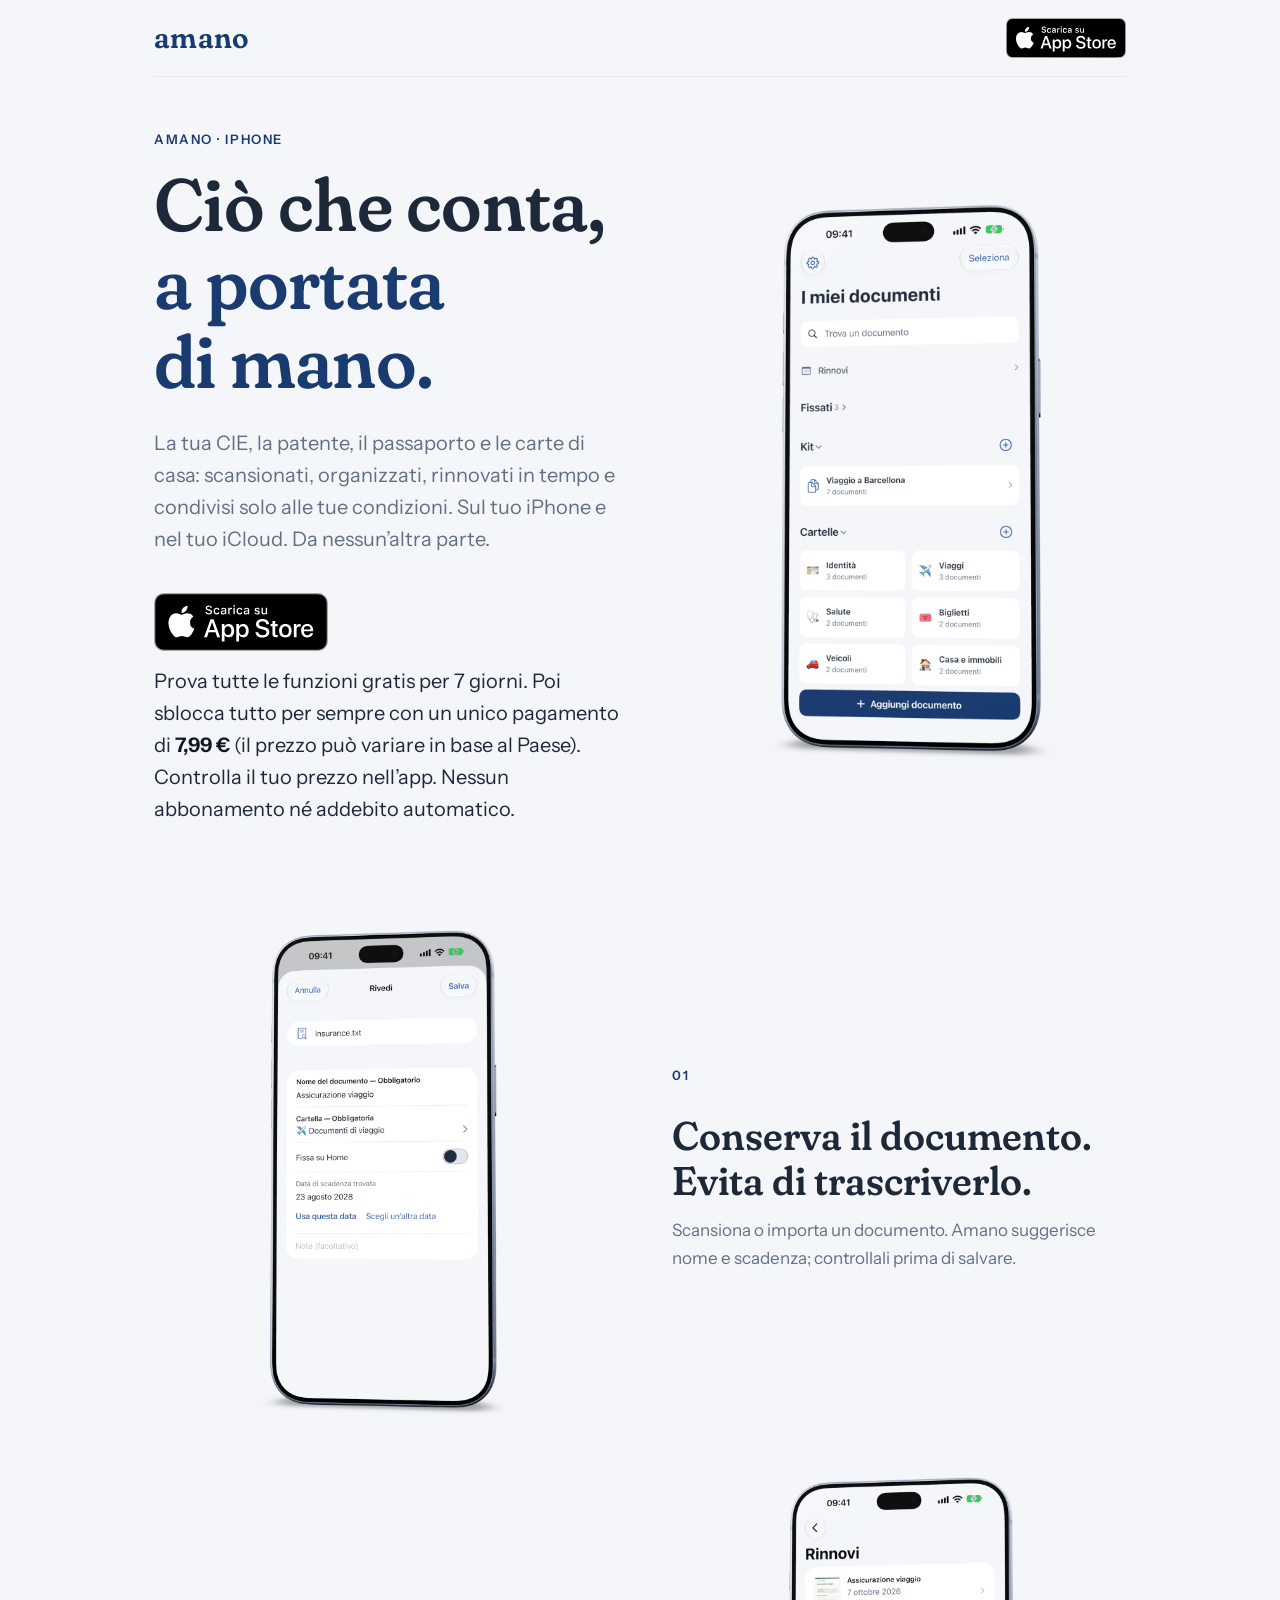
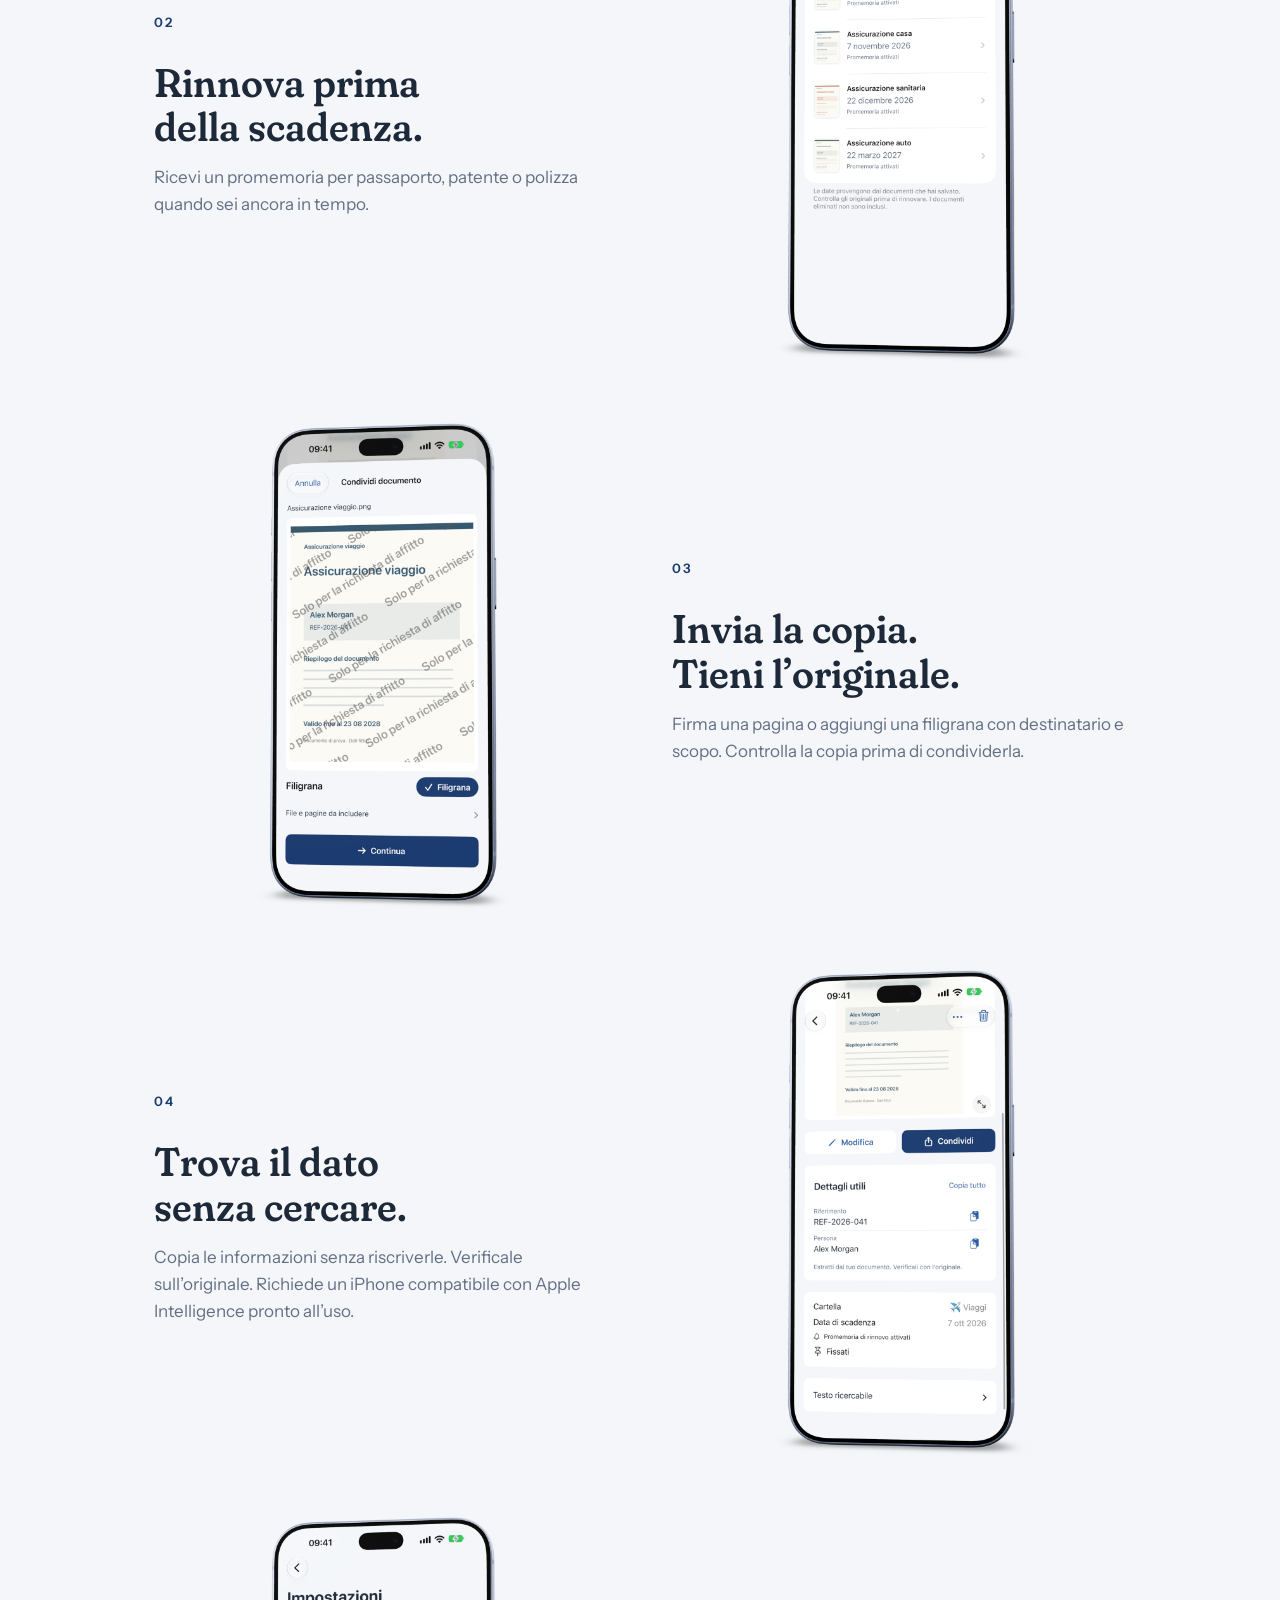
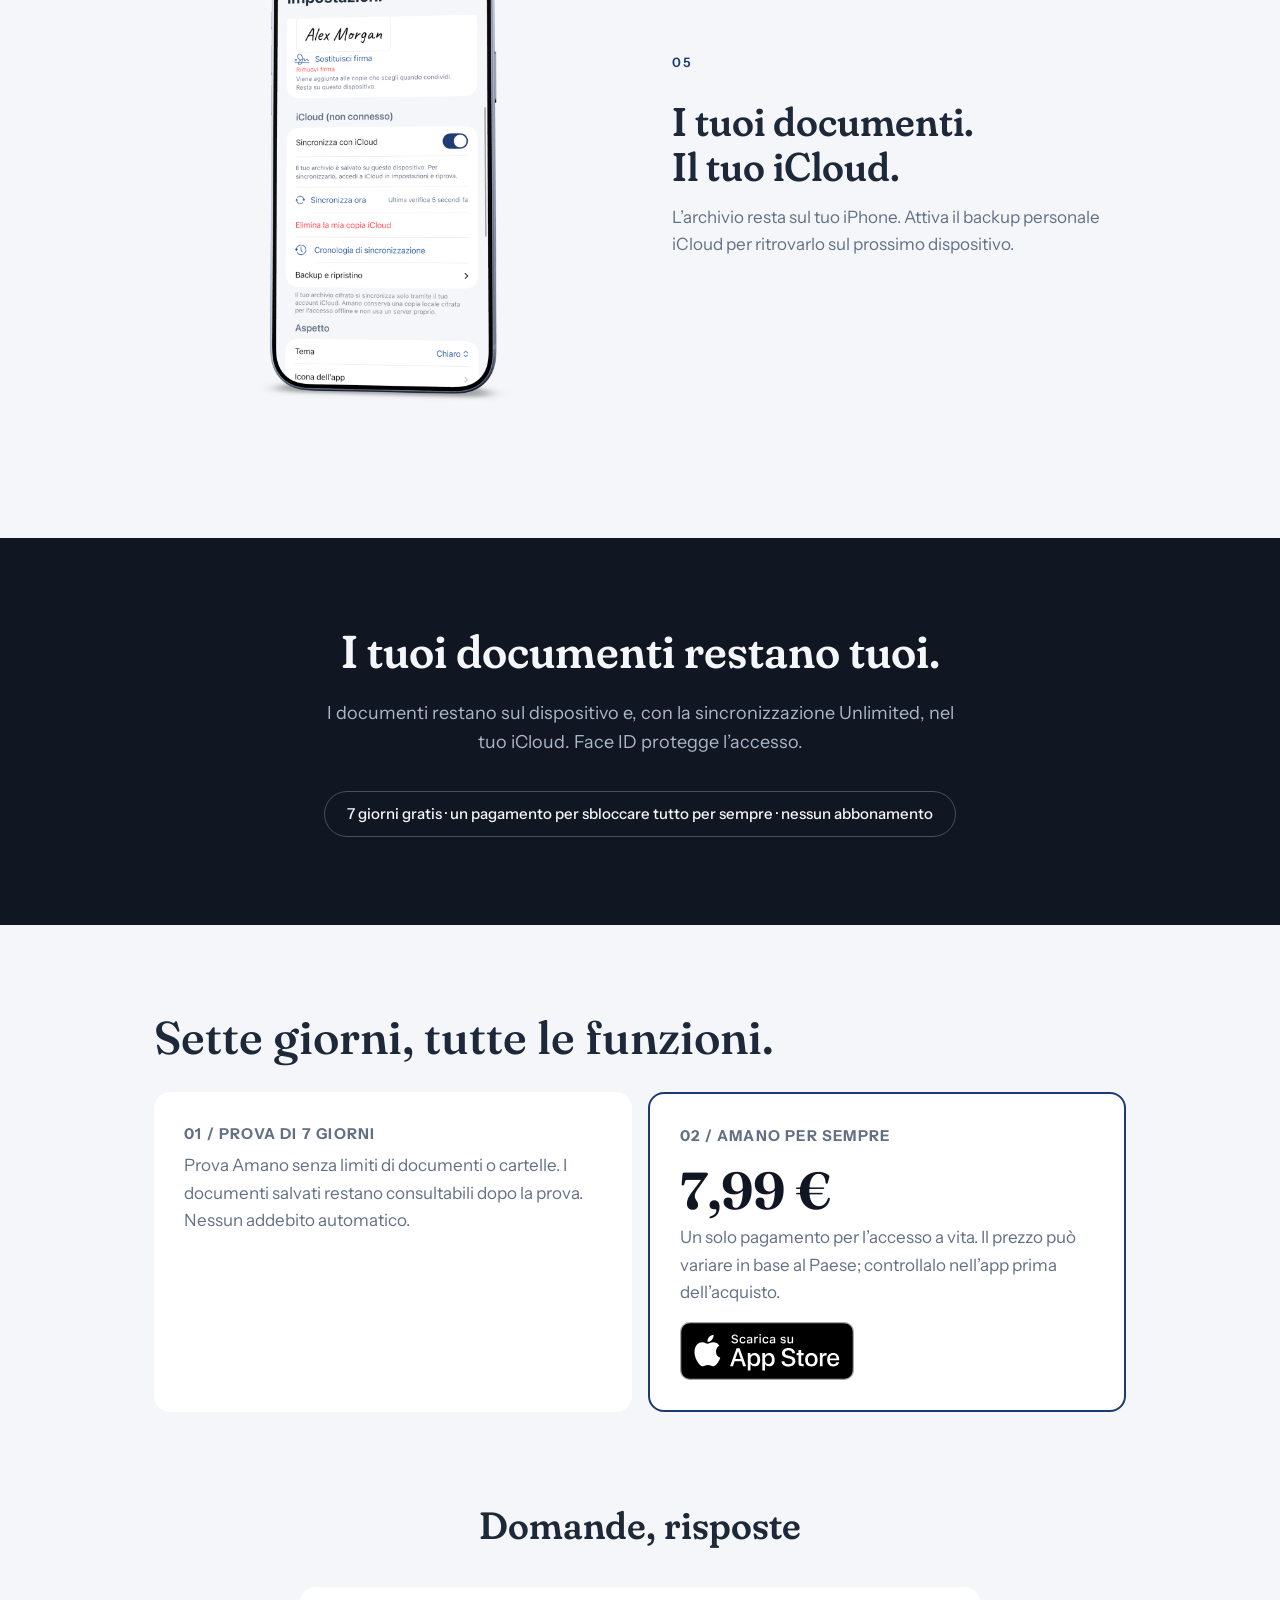
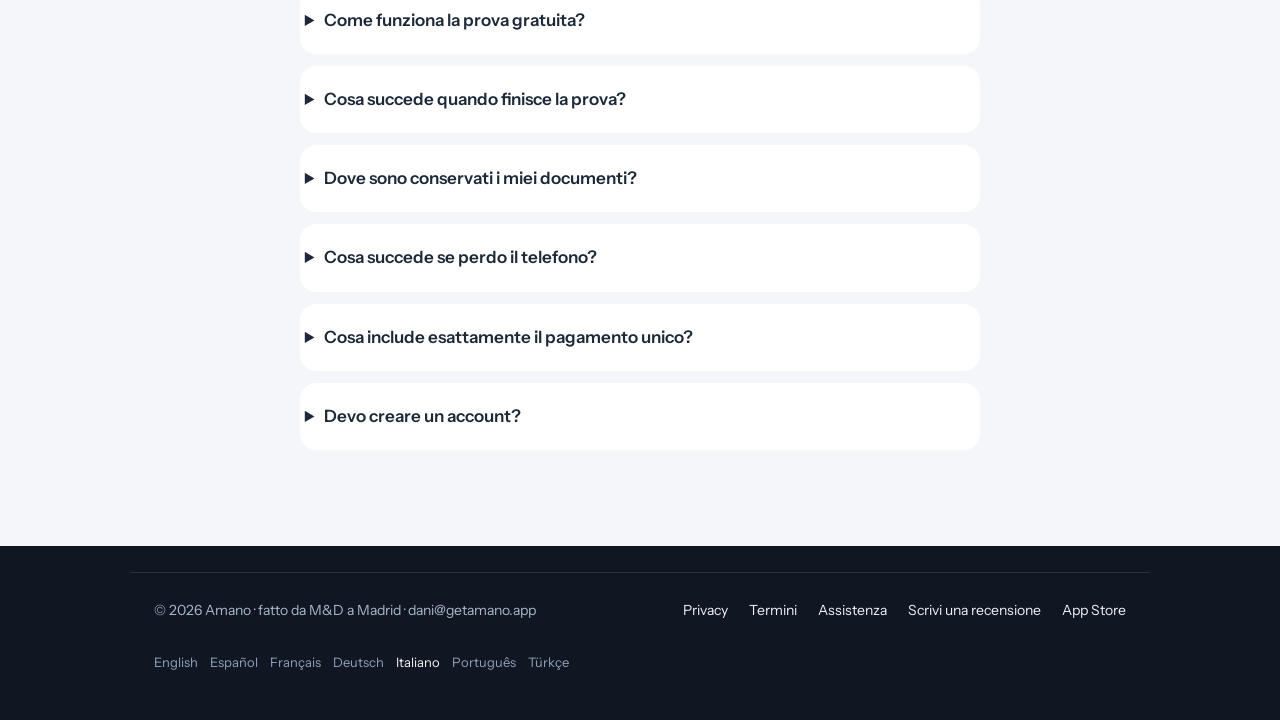
<file: it/index.html>
<!doctype html>
<html lang="it">
<head>
<meta charset="utf-8">
<meta name="viewport" content="width=device-width, initial-scale=1">
<title>Amano — CIE e documenti</title>
<meta name="description" content="La tua CIE, la patente, il passaporto e le carte di casa: scansionati, organizzati, rinnovati in tempo e condivisi solo alle tue condizioni. Sul tuo iPhone e nel tuo iCloud. Da nessun’altra parte.">
<meta name="apple-itunes-app" content="app-id=6809212902">
<link rel="canonical" href="https://getamano.app/it/">
<link rel="alternate" hreflang="en" href="https://getamano.app/">
<link rel="alternate" hreflang="es" href="https://getamano.app/es/">
<link rel="alternate" hreflang="fr" href="https://getamano.app/fr/">
<link rel="alternate" hreflang="de" href="https://getamano.app/de/">
<link rel="alternate" hreflang="it" href="https://getamano.app/it/">
<link rel="alternate" hreflang="pt-PT" href="https://getamano.app/pt/">
<link rel="alternate" hreflang="tr" href="https://getamano.app/tr/">
<link rel="alternate" hreflang="x-default" href="https://getamano.app/">
<meta property="og:type" content="website">
<meta property="og:site_name" content="Amano">
<meta property="og:title" content="Amano — CIE e documenti">
<meta property="og:description" content="La tua CIE, la patente, il passaporto e le carte di casa: scansionati, organizzati, rinnovati in tempo e condivisi solo alle tue condizioni. Sul tuo iPhone e nel tuo iCloud. Da nessun’altra parte.">
<meta property="og:url" content="https://getamano.app/it/">
<meta property="og:image" content="https://getamano.app/assets/og.png">
<meta name="twitter:card" content="summary_large_image">
<link rel="icon" href="../assets/mark.png">
<link rel="apple-touch-icon" href="../assets/apple-touch-icon.png">
<link rel="preconnect" href="https://fonts.googleapis.com">
<link rel="stylesheet" href="https://fonts.googleapis.com/css2?family=Fraunces:opsz,wght,SOFT@9..144,400..650,100&family=Instrument+Sans:wght@400;500;600&display=swap">
<script type="application/ld+json">{"@context": "https://schema.org", "@type": "FAQPage", "mainEntity": [{"@type": "Question", "name": "Come funziona la prova gratuita?", "acceptedAnswer": {"@type": "Answer", "text": "I nuovi utenti possono provare tutte le funzioni per sette giorni, senza limiti di documenti o cartelle. Poi un unico pagamento sblocca l’accesso completo per sempre. Nessun abbonamento né addebito automatico."}}, {"@type": "Question", "name": "Cosa succede quando finisce la prova?", "acceptedAnswer": {"@type": "Answer", "text": "Puoi continuare a vedere i documenti salvati ed esportarli come copie semplici. I dettagli già estratti restano copiabili. Per aggiungere documenti e usare tutte le funzioni devi sbloccare Amano con un unico pagamento."}}, {"@type": "Question", "name": "Dove sono conservati i miei documenti?", "acceptedAnswer": {"@type": "Answer", "text": "Sul tuo iPhone, cifrati — e, se attivi la sincronizzazione, nel tuo iCloud."}}, {"@type": "Question", "name": "Cosa succede se perdo il telefono?", "acceptedAnswer": {"@type": "Answer", "text": "Con la sincronizzazione iCloud attiva (parte di Unlimited), il tuo archivio ti aspetta sul prossimo iPhone. Senza, i documenti vivono solo sul dispositivo: è il compromesso dell’archiviazione interamente locale."}}, {"@type": "Question", "name": "Cosa include esattamente il pagamento unico?", "acceptedAnswer": {"@type": "Answer", "text": "Accesso completo per sempre: documenti e cartelle private illimitati, copie firmate o con filigrana, promemoria, backup personale iCloud, kit e widget. L’estrazione intelligente richiede un iPhone compatibile. Nessun abbonamento."}}, {"@type": "Question", "name": "Devo creare un account?", "acceptedAnswer": {"@type": "Answer", "text": "No. Amano funziona appena lo apri. Non c’è nulla da registrare."}}]}</script>
<style>
  :root {
    --paper: #F4F6F9; --card: #FFFFFF; --navy: #193B70; --deep: #101722;
    --ink: #1D2939; --muted: #637084; --link: #275CA5; --radius: 16px;
    --display: "Fraunces", "Iowan Old Style", Georgia, serif;
    --body: "Instrument Sans", -apple-system, "Helvetica Neue", sans-serif;
  }
  * { margin: 0; box-sizing: border-box; }
  html { scroll-behavior: smooth; }
  body { background: var(--paper); color: var(--ink); font-family: var(--body);
    font-size: 17px; line-height: 1.6; -webkit-font-smoothing: antialiased; }
  .wrap { max-width: 1020px; margin: 0 auto; padding: 0 24px; }
  header.top { display: flex; align-items: center; justify-content: space-between;
    position: sticky; top: 0; z-index: 50; background: var(--paper);
    padding: 14px 0; border-bottom: 1px solid rgba(16, 23, 34, 0.06); }
  .badge { display: block; height: 40px; width: auto; }
  .badge-hero { height: 58px; }
  .shots figure { margin: 0; }
  .shots figcaption { font-size: 14px; color: var(--muted); padding: 10px 4px 0; text-wrap: pretty; }
  .wordmark { font-family: var(--display); font-weight: 600; font-size: 30px; color: var(--navy);
    font-variation-settings: "opsz" 72, "SOFT" 100; letter-spacing: 0.01em; text-decoration: none; }
  .top a.store-mini { font-weight: 600; font-size: 15px; color: var(--link);
    text-decoration: none; padding: 10px 16px; border-radius: 999px; }
  .top a.store-mini:hover { background: var(--card); }
  .hero { padding: 48px 0 24px; text-align: center; }
  .hero-visual { max-width: 320px; margin: 24px auto 0; }
  .hero-visual, .chapter .art { background: #F4F6F9; }
  .hero-visual img { width: 100%; height: auto; display: block; }
  @media (min-width: 900px) {
    .hero { display: grid; grid-template-columns: 1.05fr 0.95fr; gap: 56px;
      align-items: center; text-align: left; padding: 48px 0 32px; }
    .hero .cta-row { justify-content: flex-start; }
    .hero .cta-note { text-align: left; }
    .hero h1, .hero p.lede { margin-left: 0; }
    .hero-visual { max-width: 460px; margin: 0 0 0 auto; }
  }
  .hero h1 { font-family: var(--display); font-variation-settings: "opsz" 72, "SOFT" 100;
    font-weight: 560; font-size: clamp(42px, 7vw, 74px); line-height: 1.06;
    color: var(--ink); text-wrap: balance; letter-spacing: -0.01em; }
  .hero h1 em { font-style: normal; color: var(--navy); }
  .hero p.lede { max-width: 34em; margin: 26px auto 0;
    font-size: clamp(17px, 2.2vw, 20px); color: var(--muted); text-wrap: pretty; }
  .cta-row { margin-top: 38px; display: flex; gap: 14px; justify-content: center; flex-wrap: wrap; align-items: center; }
  .store-button { display: inline-flex; align-items: center; gap: 10px;
    background: var(--navy); color: #fff; text-decoration: none; font-weight: 600; font-size: 17px;
    padding: 15px 26px; border-radius: 14px; transition: transform 120ms ease, box-shadow 120ms ease;
    box-shadow: 0 10px 28px rgba(25, 59, 112, 0.28); }
  .store-button:hover { transform: translateY(-1px); box-shadow: 0 14px 34px rgba(25, 59, 112, 0.34); }
  .store-button:focus-visible, a:focus-visible { outline: 3px solid var(--link); outline-offset: 3px; }
  .store-button svg { flex: none; }
  .cta-note { width: 100%; max-width: 34em; text-align: center;
    font-size: clamp(17px, 2.2vw, 20px); line-height: 1.6; color: var(--ink); text-wrap: pretty; }
  .cta-note strong { font-weight: 650; color: var(--deep); }
  .demo { padding: 44px 0 20px; }
  .demo figure { max-width: 560px; margin: 0 auto; border-radius: 24px; overflow: hidden; }
  .demo video { display: block; width: 100%; height: auto; }
  .demo figcaption { text-align: center; font-size: 14px; color: var(--muted);
    padding: 14px 16px 16px; background: var(--card); }
  section.chapters { padding: 56px 0 8px; }
  .chapter { display: grid; gap: 40px; align-items: center; margin: 0 0 64px; }
  .chapter .art { max-width: 300px; margin: 0 auto; }
  .chapter .art img { width: 100%; height: auto; display: block; }
  .chapter h2 { font-family: var(--display); font-variation-settings: "opsz" 72, "SOFT" 100;
    font-weight: 560; font-size: clamp(28px, 4.4vw, 40px); line-height: 1.12;
    text-wrap: balance; margin: 12px 0 14px; }
  .chapter p { color: var(--muted); font-size: 17px; max-width: 30em; text-wrap: pretty; }
  .chip { display: inline-block; font-size: 13px; font-weight: 600; letter-spacing: 0.02em;
    padding: 5px 12px; border-radius: 999px; }
  .chip.free { background: rgba(25, 59, 112, 0.10); color: var(--navy); }
  .chip.unl { background: var(--deep); color: #F4F6F9; }
  @media (min-width: 860px) {
    .chapter { grid-template-columns: 1fr 1fr; gap: 64px; margin: 0 0 40px; }
    .chapter .art { max-width: 380px; }
    .chapter:nth-child(even) .art { order: 2; margin-left: auto; }
    .chapter:nth-child(odd) .art { margin-right: auto; }
  }
  section.also { padding: 40px 0 10px; }
  .also h2 { font-family: var(--display); font-variation-settings: "opsz" 40, "SOFT" 100;
    font-weight: 600; font-size: 22px; text-align: center; margin-bottom: 26px; color: var(--muted); }
  .also .grid { display: grid; gap: 18px; grid-template-columns: repeat(auto-fit, minmax(240px, 1fr)); }
  section.features { padding: 84px 0 30px; }
  .features .grid { display: grid; gap: 18px; grid-template-columns: repeat(auto-fit, minmax(260px, 1fr)); }
  .feature { background: var(--card); border-radius: var(--radius); padding: 30px 28px 32px; }
  .feature .glyph { width: 44px; height: 44px; border-radius: 12px; background: rgba(25, 59, 112, 0.08);
    display: grid; place-items: center; margin-bottom: 18px; color: var(--navy); }
  .feature h3 { font-family: var(--display); font-variation-settings: "opsz" 40, "SOFT" 100;
    font-weight: 600; font-size: 23px; color: var(--ink); margin-bottom: 8px; }
  .feature p { color: var(--muted); font-size: 16px; text-wrap: pretty; }
  section.promise { margin: 84px 0 0; background: var(--deep); color: #EEF2F8; }
  .promise .inner { padding: 88px 24px; text-align: center; max-width: 760px; margin: 0 auto; }
  .promise h2 { font-family: var(--display); font-variation-settings: "opsz" 72, "SOFT" 100;
    font-weight: 560; font-size: clamp(30px, 4.6vw, 46px); line-height: 1.15; text-wrap: balance; color: #F4F6F9; }
  .promise p { margin-top: 20px; color: #ABB7C8; font-size: 18px; max-width: 36em; margin-left: auto; margin-right: auto; }
  .promise .price { margin-top: 34px; display: inline-block; border: 1px solid rgba(244, 246, 249, 0.25);
    border-radius: 999px; padding: 10px 22px; font-size: 15px; font-weight: 500; color: #F4F6F9; }
  footer { background: var(--deep); color: #ABB7C8; padding: 26px 0 46px; font-size: 14px; }
  footer .wrap { display: flex; justify-content: space-between; gap: 16px; flex-wrap: wrap;
    align-items: baseline; border-top: 1px solid rgba(244,246,249,0.12); padding-top: 26px; }
  footer a { color: #EEF2F8; text-decoration: none; margin-left: 18px; }
  footer a.mail { margin-left: 0; color: #ABB7C8; }
  footer a:hover { text-decoration: underline; }
  footer .langs { width: 100%; margin-top: 14px; }
  footer .langs a { margin: 0 12px 0 0; color: #8FA0B8; font-size: 13px; }
  footer .langs span { color: #F4F6F9; font-size: 13px; margin-right: 12px; }
  section.shots { padding: 40px 0 30px; }
  .shots h2, .faq h2 { font-family: var(--display); font-variation-settings: "opsz" 72, "SOFT" 100;
    font-weight: 560; font-size: clamp(28px, 4vw, 38px); text-align: center; margin-bottom: 30px;
    color: var(--ink); text-wrap: balance; }
  .shots .strip { display: grid; grid-template-columns: repeat(2, 1fr); gap: 28px; max-width: 760px; margin: 0 auto; }
  .shots img { width: 100%; height: auto; display: block; }
  @media (max-width: 640px) { .shots .strip { grid-template-columns: 1fr; max-width: 320px; } }
  section.faq { padding: 70px 0 84px; }
  .faq .qa { max-width: 680px; margin: 0 auto; }
  .faq details { background: var(--card); border-radius: var(--radius); padding: 4px 24px; margin-bottom: 12px; }
  .faq summary { cursor: pointer; font-weight: 600; font-size: 17px; padding: 16px 0; list-style-position: outside; }
  .faq details p { color: var(--muted); padding: 0 0 18px; text-wrap: pretty; }
  @media (prefers-reduced-motion: reduce) { html { scroll-behavior: auto; } .store-button { transition: none; } }

  /* Pain cards + explicit pricing (PoC: rendered only when a locale defines them) */
  .pains { padding: 26px 0 8px; }
  .pains h2, .pricing h2 { font-family: Fraunces, Georgia, serif; font-weight: 550; font-size: 30px; margin: 0 0 18px; }
  .pains .grid { display: grid; grid-template-columns: repeat(auto-fit, minmax(240px, 1fr)); gap: 16px; }
  .pain { background: var(--card); border-radius: 16px; padding: 20px 22px; box-shadow: 0 1px 2px rgba(16,23,34,.06); }
  .pain h3 { font-family: Fraunces, Georgia, serif; font-weight: 550; font-size: 20px; margin: 0 0 8px; color: var(--deep); }
  .pain p { margin: 0; color: var(--muted); font-size: 15.5px; }
  .pricing { padding: 34px 0 10px; }
  .pricing .cols { display: grid; grid-template-columns: repeat(auto-fit, minmax(250px, 1fr)); gap: 16px; align-items: stretch; }
  .pricing .col { background: var(--card); border-radius: 16px; padding: 22px 24px; }
  .pricing .col.main { border: 2px solid var(--navy); }
  .pricing h3 { margin: 0 0 6px; font-size: 15px; letter-spacing: .08em; text-transform: uppercase; color: var(--muted); }
  .pricing .num { font-family: Fraunces, Georgia, serif; font-weight: 650; font-size: 52px; color: var(--deep); line-height: 1; }
  .pricing .once { color: var(--navy); font-weight: 600; margin: 4px 0 12px; }
  .pricing ul { margin: 10px 0 0; padding-left: 20px; color: var(--muted); }
  .pricing li { margin: 6px 0; }
  .pricing .badge-hero { margin-top: 16px; }
  .pricing .pricenote { color: var(--muted); font-size: 14px; margin-top: 14px; }

  .chapter .art video { display: block; width: 100%; height: auto; border-radius: 22px; }
  .hero-visual img, .chapter .art img { border-radius: 18px; }
  .eyebrow { display: inline-block; color: var(--navy); font-size: 13px; font-weight: 600;
    letter-spacing: .12em; text-transform: uppercase; margin-bottom: 16px; }
  .pricing { padding: 76px 0 14px; }
  .pricing h2 { font-family: var(--display); font-size: clamp(30px, 4.5vw, 46px); }
  .pricing .col { padding: 30px; }
  .pricing .col p { color: var(--muted); max-width: 30em; }
  .pricing .num { margin: 16px 0 8px; }
  @media (max-width: 640px) { .hero { padding-top: 36px; } .chapter { gap: 8px; margin-bottom: 70px; } }
</style>
</head>
<body>
<div class="wrap">
  <header class="top">
    <a class="wordmark" href="https://getamano.app/it/">amano</a>
    <a href="https://apps.apple.com/it/app/id6809212902?pt=128749840&amp;ct=web-it&amp;mt=8" aria-label="Scarica l’app"><img class="badge" src="../assets/badges/it.svg" alt="Scarica su App Store" width="120" height="40"></a>
  </header>
  <section class="hero">
    <div>
      <span class="eyebrow">Amano · iPhone</span>
      <h1>Ciò che conta, <em>a portata di mano.</em></h1>
      <p class="lede">La tua CIE, la patente, il passaporto e le carte di casa: scansionati, organizzati, rinnovati in tempo e condivisi solo alle tue condizioni. Sul tuo iPhone e nel tuo iCloud. Da nessun’altra parte.</p>
      <div class="cta-row">
        <a href="https://apps.apple.com/it/app/id6809212902?pt=128749840&amp;ct=web-it&amp;mt=8" aria-label="Scarica su App Store"><img class="badge badge-hero" src="../assets/badges/it.svg" alt="Scarica su App Store" width="174" height="58"></a>
        <p class="cta-note">Prova tutte le funzioni gratis per 7 giorni. Poi sblocca tutto per sempre con un unico pagamento di <strong>7,99 €</strong> (il prezzo può variare in base al Paese). Controlla il tuo prezzo nell’app. Nessun abbonamento né addebito automatico.</p>
      </div>
    </div>
    <div class="hero-visual">
      <img src="../assets/phones/it/folders.webp?v=a3cd617" alt="L’archivio Amano su un iPhone" width="900" height="1200" fetchpriority="high">
    </div>
  </section>
  <section class="chapters">
    <div class="chapter"><div class="art"><img src="../assets/phones/it/scan-review.webp?v=a3cd617" alt="Conserva il documento. Evita di trascriverlo." loading="lazy" width="900" height="1200"></div><div><span class="eyebrow">01</span><h2>Conserva il documento. Evita di trascriverlo.</h2><p>Scansiona o importa un documento. Amano suggerisce nome e scadenza; controllali prima di salvare.</p></div></div><div class="chapter"><div class="art"><img src="../assets/phones/it/renewals.webp?v=a3cd617" alt="Rinnova prima della scadenza." loading="lazy" width="900" height="1200"></div><div><span class="eyebrow">02</span><h2>Rinnova prima della scadenza.</h2><p>Ricevi un promemoria per passaporto, patente o polizza quando sei ancora in tempo.</p></div></div><div class="chapter"><div class="art"><img src="../assets/phones/it/signature.webp?v=a3cd617" alt="Invia la copia. Tieni l’originale." loading="lazy" width="900" height="1200"></div><div><span class="eyebrow">03</span><h2>Invia la copia. Tieni l’originale.</h2><p>Firma una pagina o aggiungi una filigrana con destinatario e scopo. Controlla la copia prima di condividerla.</p></div></div><div class="chapter"><div class="art"><img src="../assets/phones/it/extraction.webp?v=a3cd617" alt="Trova il dato senza cercare." loading="lazy" width="900" height="1200"></div><div><span class="eyebrow">04</span><h2>Trova il dato senza cercare.</h2><p>Copia le informazioni senza riscriverle. Verificale sull’originale. Richiede un iPhone compatibile con Apple Intelligence pronto all’uso.</p></div></div><div class="chapter"><div class="art"><img src="../assets/phones/it/settings-icloud.webp?v=a3cd617" alt="I tuoi documenti. Il tuo iCloud." loading="lazy" width="900" height="1200"></div><div><span class="eyebrow">05</span><h2>I tuoi documenti. Il tuo iCloud.</h2><p>L’archivio resta sul tuo iPhone. Attiva il backup personale iCloud per ritrovarlo sul prossimo dispositivo.</p></div></div>
  </section>
</div>
<section class="promise">
  <div class="inner">
    <h2>I tuoi documenti restano tuoi.</h2>
    <p>I documenti restano sul dispositivo e, con la sincronizzazione Unlimited, nel tuo iCloud. Face&nbsp;ID protegge l’accesso.</p>
    <span class="price">7 giorni gratis &middot; un pagamento per sbloccare tutto per sempre &middot; nessun abbonamento</span>
  </div>
</section>
<div class="wrap">
  <section class="pricing" id="pricing">
    <h2>Sette giorni, tutte le funzioni.</h2>
    <div class="cols">
      <div class="col"><h3>01 / Prova di 7 giorni</h3><p>Prova Amano senza limiti di documenti o cartelle. I documenti salvati restano consultabili dopo la prova. Nessun addebito automatico.</p></div>
      <div class="col main"><h3>02 / Amano per sempre</h3><div class="num">7,99 €</div><p>Un solo pagamento per l’accesso a vita. Il prezzo può variare in base al Paese; controllalo nell’app prima dell’acquisto.</p>
        <a href="https://apps.apple.com/it/app/id6809212902?pt=128749840&amp;ct=web-it&amp;mt=8" aria-label="Scarica su App Store"><img class="badge badge-hero" src="../assets/badges/it.svg" alt="Scarica su App Store" width="174" height="58"></a></div>
    </div>
  </section>
  <section class="faq">
    <h2>Domande, risposte</h2>
    <div class="qa"><details><summary>Come funziona la prova gratuita?</summary><p>I nuovi utenti possono provare tutte le funzioni per sette giorni, senza limiti di documenti o cartelle. Poi un unico pagamento sblocca l’accesso completo per sempre. Nessun abbonamento né addebito automatico.</p></details><details><summary>Cosa succede quando finisce la prova?</summary><p>Puoi continuare a vedere i documenti salvati ed esportarli come copie semplici. I dettagli già estratti restano copiabili. Per aggiungere documenti e usare tutte le funzioni devi sbloccare Amano con un unico pagamento.</p></details><details><summary>Dove sono conservati i miei documenti?</summary><p>Sul tuo iPhone, cifrati — e, se attivi la sincronizzazione, nel tuo iCloud.</p></details><details><summary>Cosa succede se perdo il telefono?</summary><p>Con la sincronizzazione iCloud attiva (parte di Unlimited), il tuo archivio ti aspetta sul prossimo iPhone. Senza, i documenti vivono solo sul dispositivo: è il compromesso dell’archiviazione interamente locale.</p></details><details><summary>Cosa include esattamente il pagamento unico?</summary><p>Accesso completo per sempre: documenti e cartelle private illimitati, copie firmate o con filigrana, promemoria, backup personale iCloud, kit e widget. L’estrazione intelligente richiede un iPhone compatibile. Nessun abbonamento.</p></details><details><summary>Devo creare un account?</summary><p>No. Amano funziona appena lo apri. Non c’è nulla da registrare.</p></details></div>
  </section>
</div>
<footer>
  <div class="wrap">
    <span>&copy; 2026 Amano &middot; fatto da M&amp;D a Madrid &middot; <a class="mail" href="mailto:dani@getamano.app">dani@getamano.app</a></span>
    <span>
      <a href="https://getamano.app/privacy/">Privacy</a>
      <a href="https://getamano.app/terms/">Termini</a>
      <a href="https://getamano.app/support/">Assistenza</a>
      <a href="https://apps.apple.com/app/apple-store/id6809212902?action=write-review">Scrivi una recensione</a>
      <a href="https://apps.apple.com/it/app/id6809212902?pt=128749840&amp;ct=web-it&amp;mt=8">App&nbsp;Store</a>
    </span>
    <span class="langs"><a href="https://getamano.app/" lang="en">English</a><a href="https://getamano.app/es/" lang="es">Español</a><a href="https://getamano.app/fr/" lang="fr">Français</a><a href="https://getamano.app/de/" lang="de">Deutsch</a><span>Italiano</span><a href="https://getamano.app/pt/" lang="pt-PT">Português</a><a href="https://getamano.app/tr/" lang="tr">Türkçe</a></span>
  </div>
</footer>
</body>
</html>
</file>
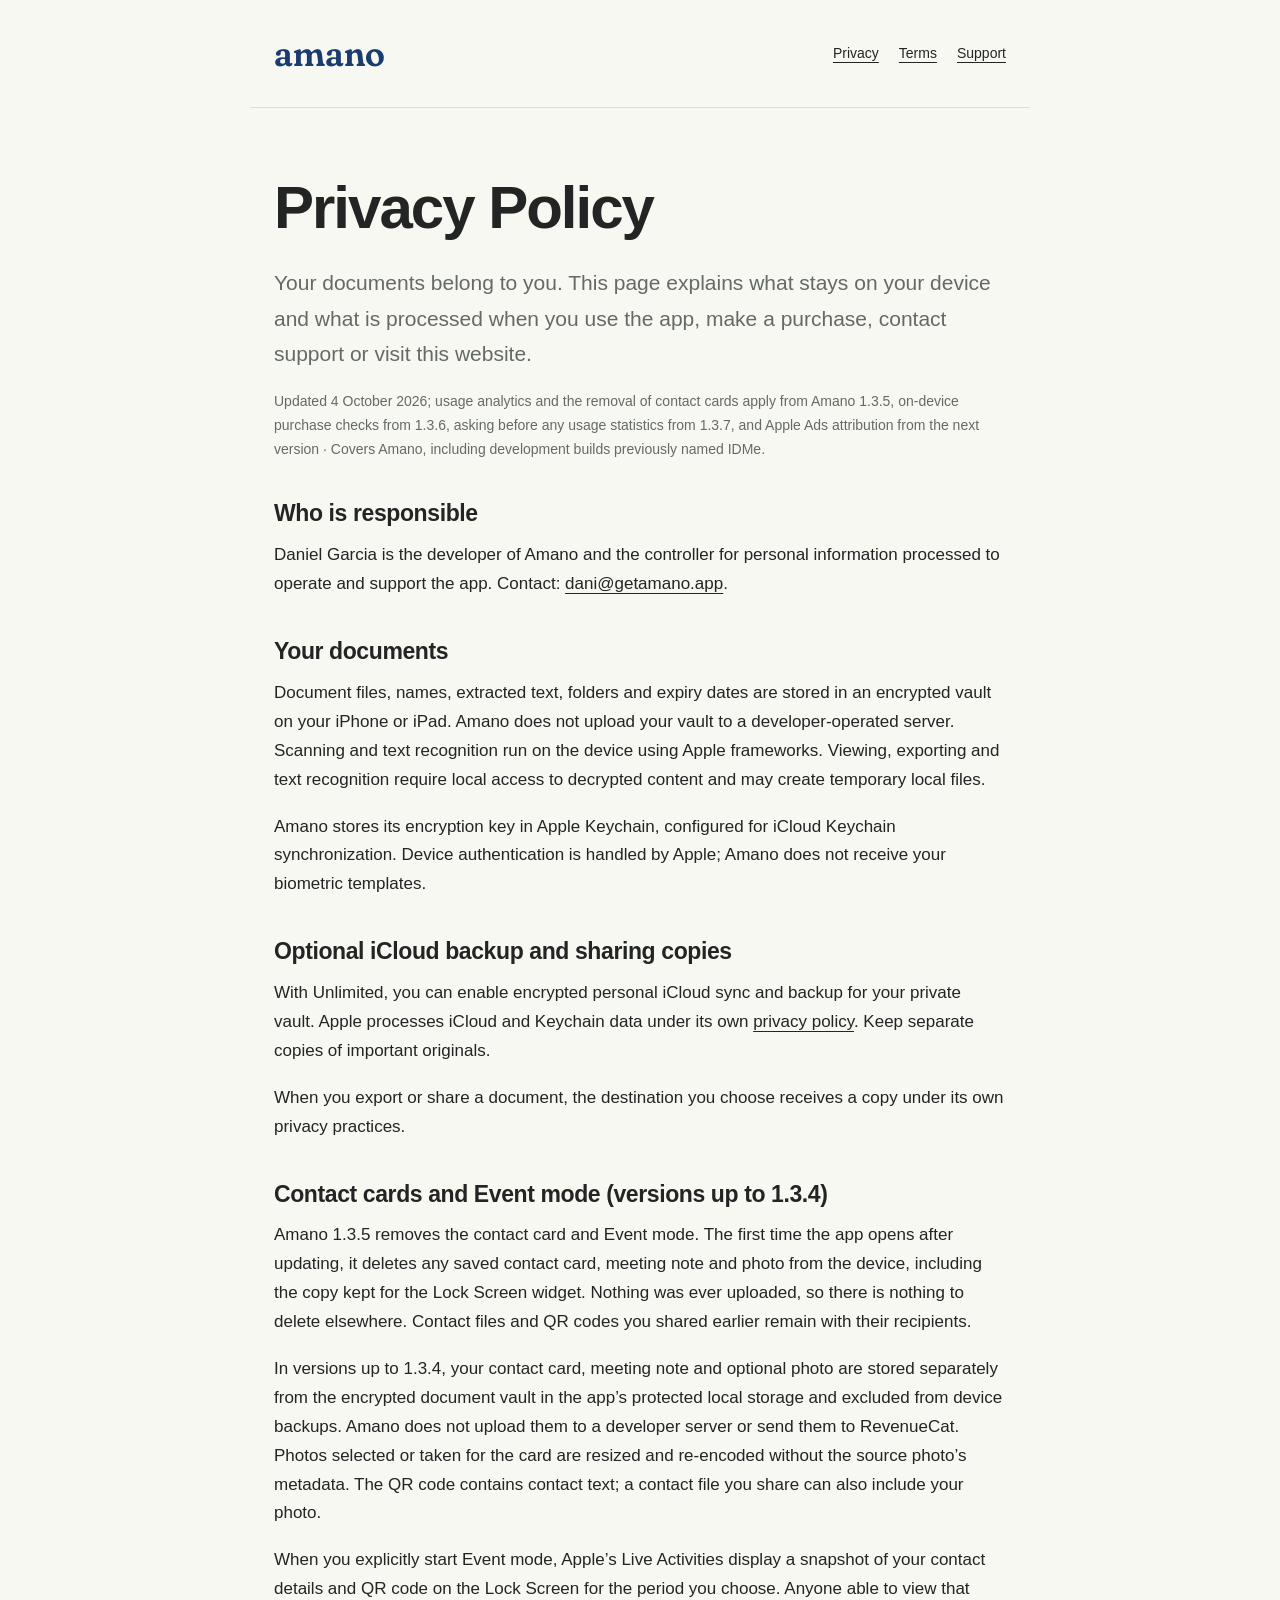
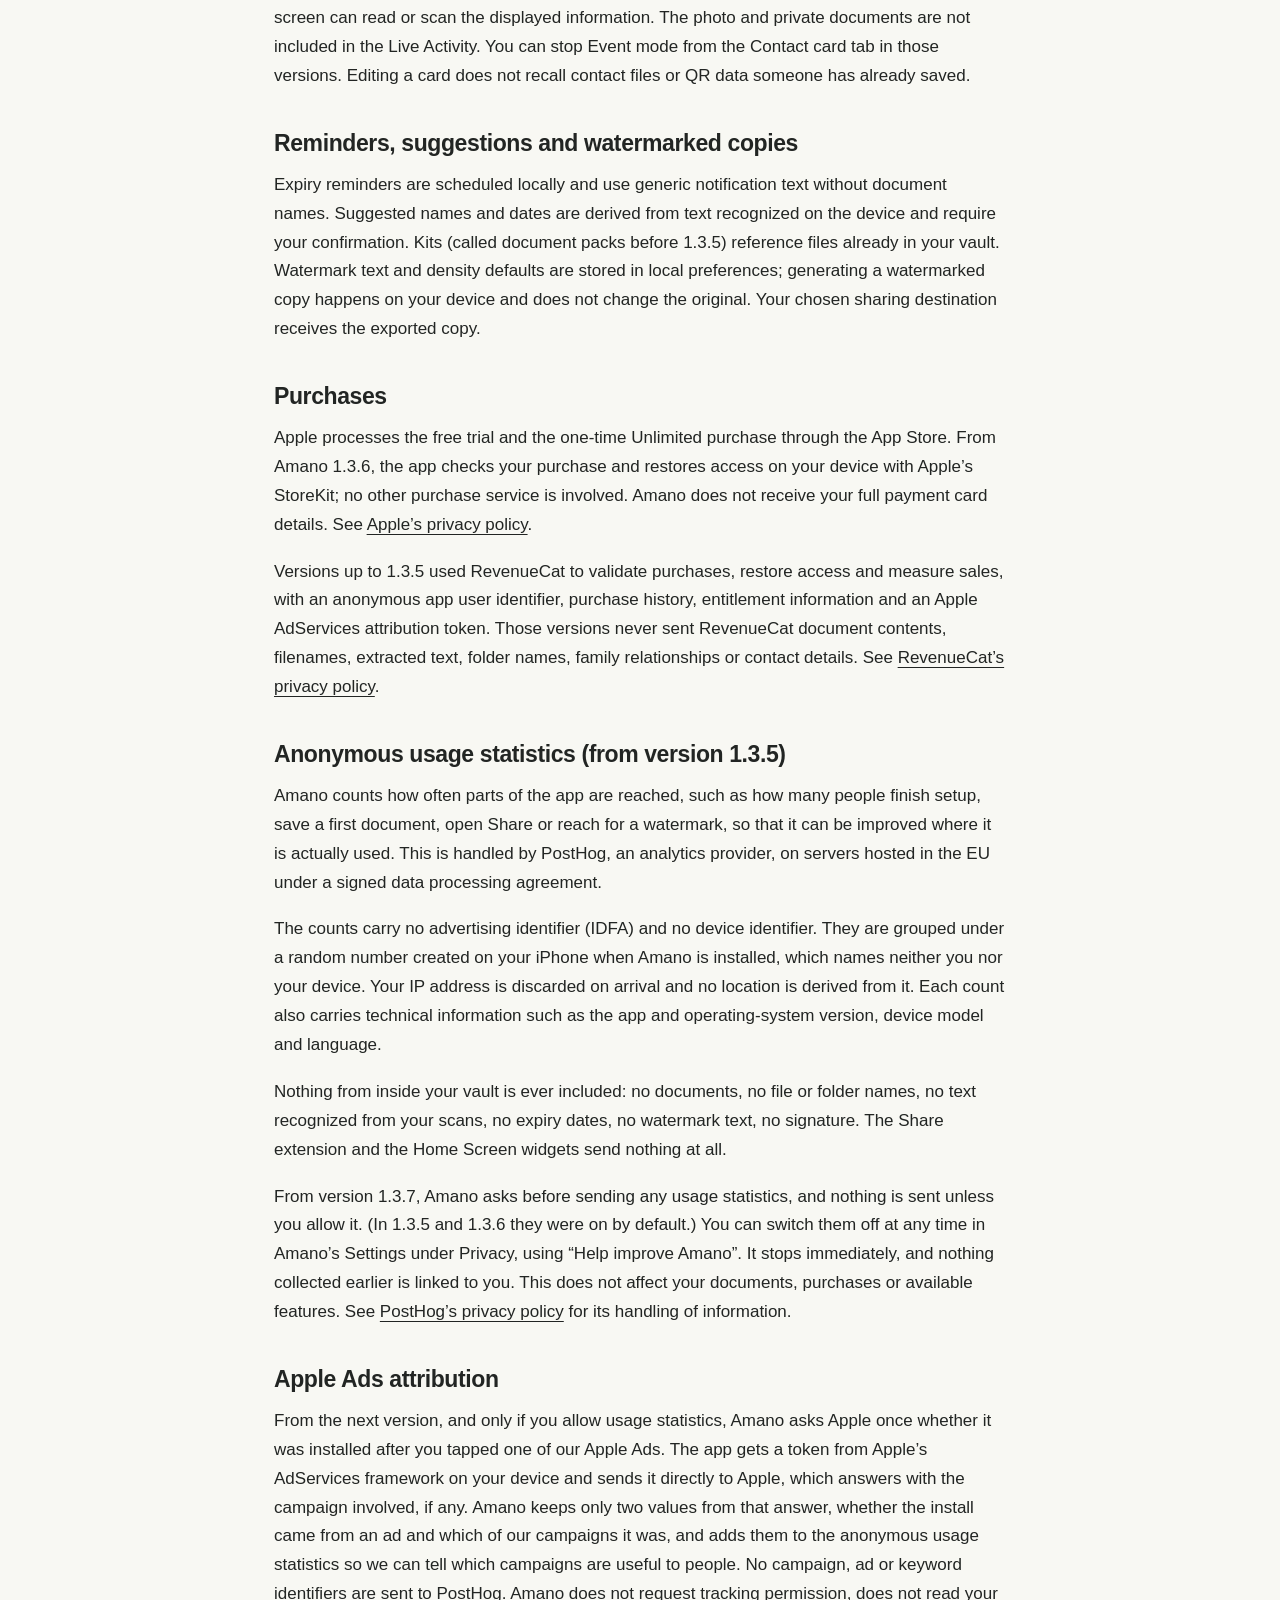
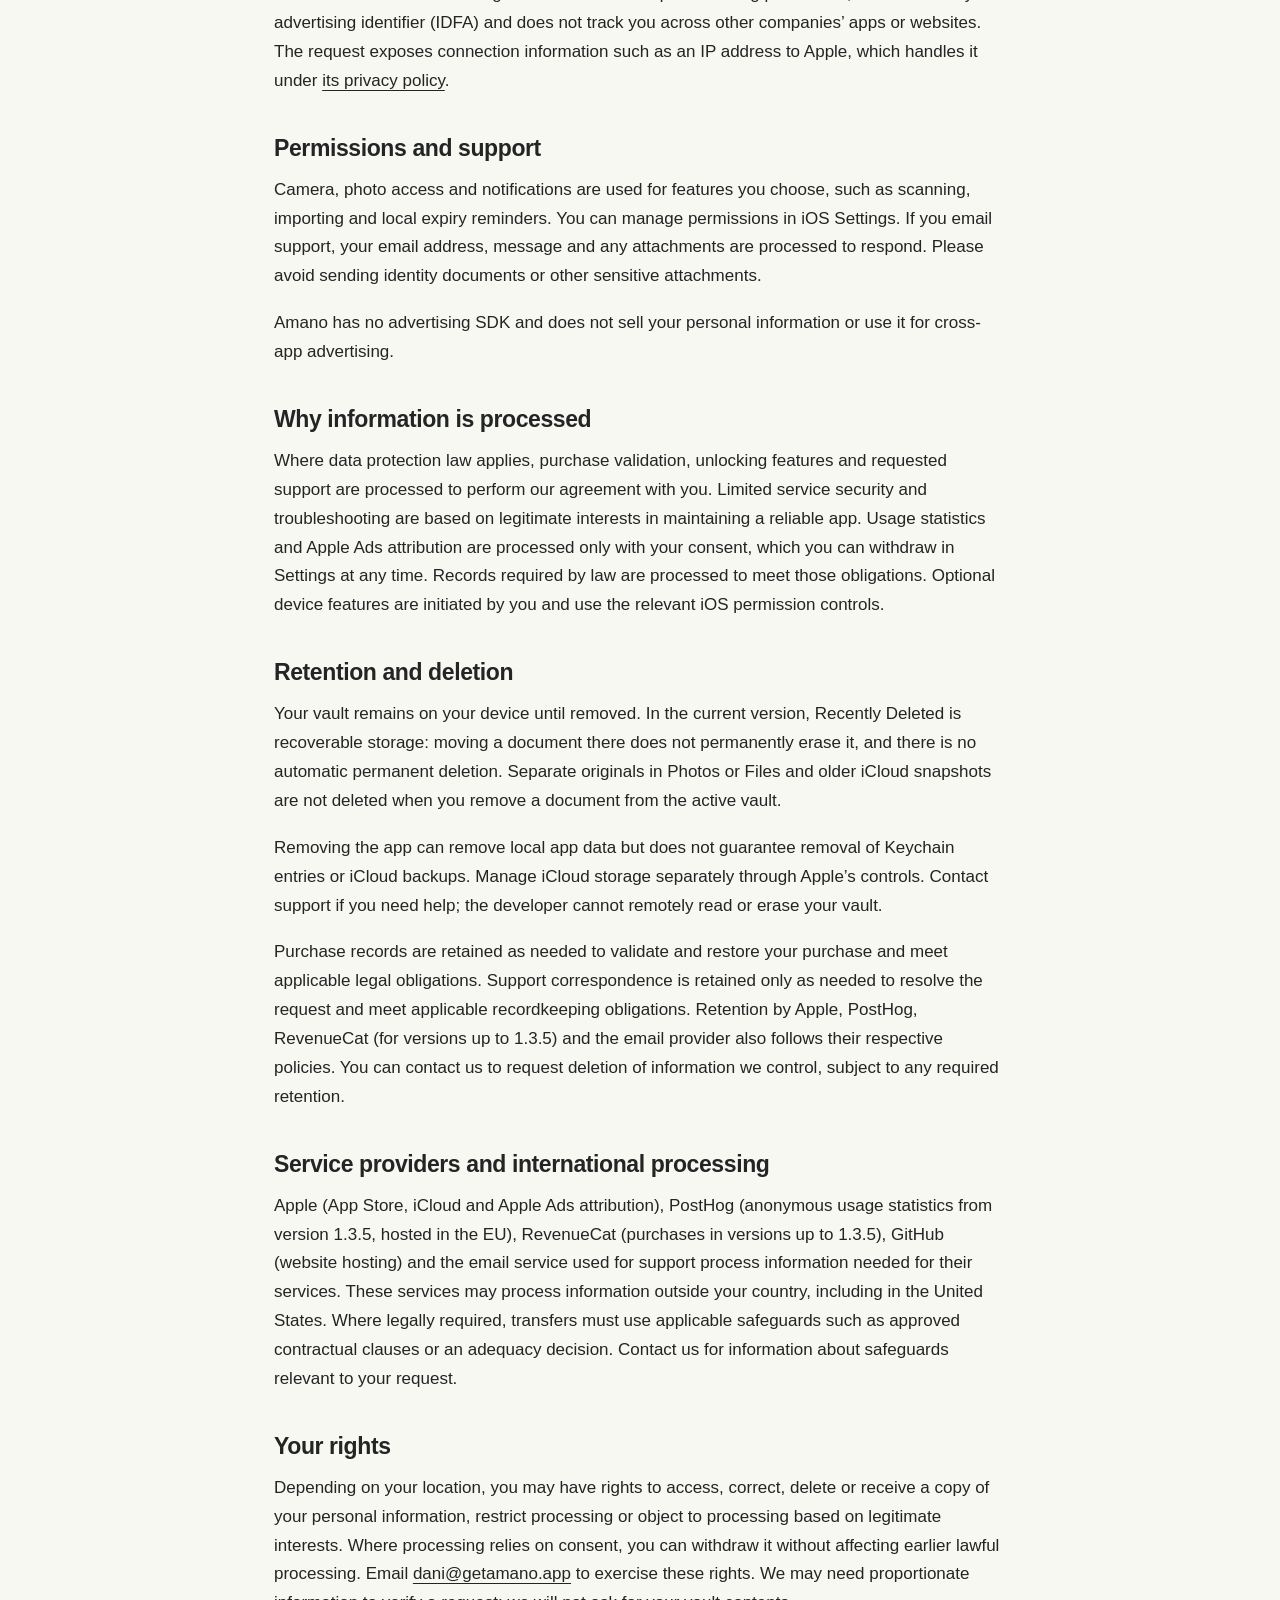
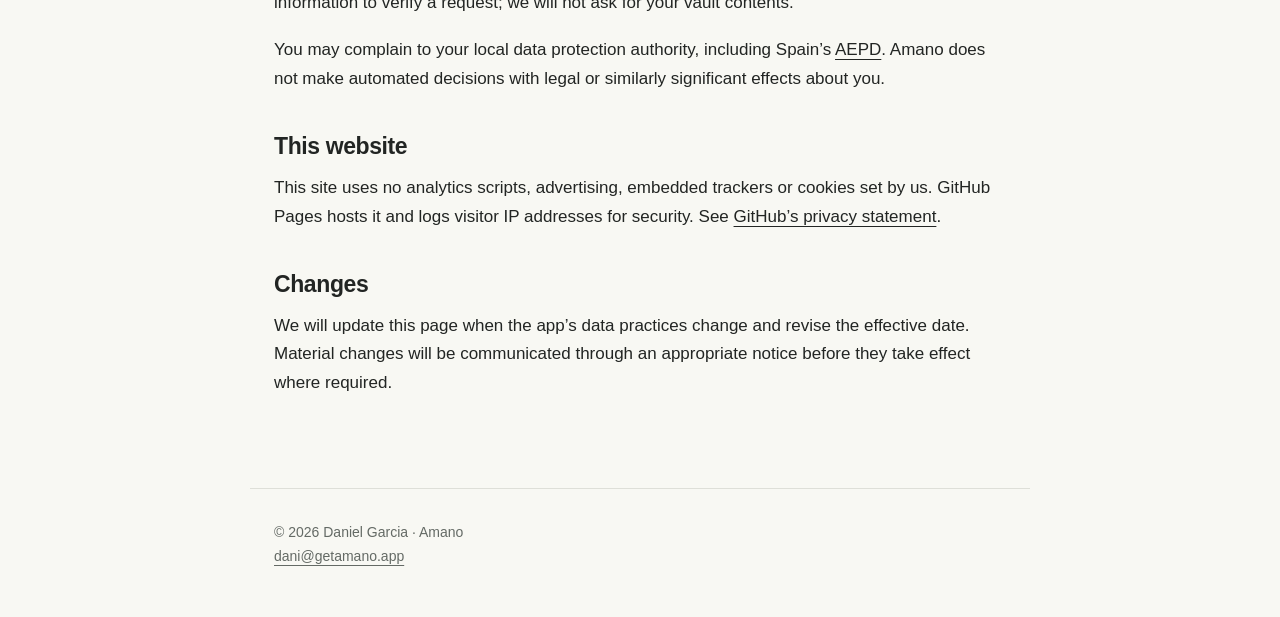
<file: privacy/index.html>
<!doctype html><html lang="en"><head><meta charset="utf-8"><meta name="viewport" content="width=device-width,initial-scale=1"><meta name="apple-itunes-app" content="app-id=6809212902"><link rel="apple-touch-icon" href="../assets/apple-touch-icon.png"><meta name="description" content="Amano — Privacy Policy"><title>Privacy Policy · Amano</title><link rel="preconnect" href="https://fonts.googleapis.com"><link rel="preconnect" href="https://fonts.gstatic.com" crossorigin><link rel="stylesheet" href="https://fonts.googleapis.com/css2?family=Fraunces:opsz,wght,SOFT@9..144,400..650,100&display=swap"><link rel="stylesheet" href="../assets/style.css"><link rel="icon" href="../assets/mark.png"></head><body><a class="skip" href="#main">Skip to content</a><header><a class="brand" href="../">amano</a><nav aria-label="Main navigation"><a href="../privacy/">Privacy</a><a href="../terms/">Terms</a><a href="../support/">Support</a></nav></header><main id="main"><h1>Privacy Policy</h1><p class="intro">Your documents belong to you. This page explains what stays on your device and what is processed when you use the app, make a purchase, contact support or visit this website.</p>
<p class="meta">Updated 4 October 2026; usage analytics and the removal of contact cards apply from Amano 1.3.5, on-device purchase checks from 1.3.6, asking before any usage statistics from 1.3.7, and Apple Ads attribution from the next version · Covers Amano, including development builds previously named IDMe.</p>
<h2>Who is responsible</h2><p>Daniel Garcia is the developer of Amano and the controller for personal information processed to operate and support the app. Contact: <a href="mailto:dani@getamano.app">dani@getamano.app</a>.</p>
<h2>Your documents</h2><p>Document files, names, extracted text, folders and expiry dates are stored in an encrypted vault on your iPhone or iPad. Amano does not upload your vault to a developer-operated server. Scanning and text recognition run on the device using Apple frameworks. Viewing, exporting and text recognition require local access to decrypted content and may create temporary local files.</p><p>Amano stores its encryption key in Apple Keychain, configured for iCloud Keychain synchronization. Device authentication is handled by Apple; Amano does not receive your biometric templates.</p>
<h2>Optional iCloud backup and sharing copies</h2><p>With Unlimited, you can enable encrypted personal iCloud sync and backup for your private vault. Apple processes iCloud and Keychain data under its own <a href="https://www.apple.com/legal/privacy/">privacy policy</a>. Keep separate copies of important originals.</p><p>When you export or share a document, the destination you choose receives a copy under its own privacy practices.</p>
<h2>Contact cards and Event mode (versions up to 1.3.4)</h2><p>Amano 1.3.5 removes the contact card and Event mode. The first time the app opens after updating, it deletes any saved contact card, meeting note and photo from the device, including the copy kept for the Lock Screen widget. Nothing was ever uploaded, so there is nothing to delete elsewhere. Contact files and QR codes you shared earlier remain with their recipients.</p><p>In versions up to 1.3.4, your contact card, meeting note and optional photo are stored separately from the encrypted document vault in the app’s protected local storage and excluded from device backups. Amano does not upload them to a developer server or send them to RevenueCat. Photos selected or taken for the card are resized and re-encoded without the source photo’s metadata. The QR code contains contact text; a contact file you share can also include your photo.</p><p>When you explicitly start Event mode, Apple’s Live Activities display a snapshot of your contact details and QR code on the Lock Screen for the period you choose. Anyone able to view that screen can read or scan the displayed information. The photo and private documents are not included in the Live Activity. You can stop Event mode from the Contact card tab in those versions. Editing a card does not recall contact files or QR data someone has already saved.</p><h2>Reminders, suggestions and watermarked copies</h2><p>Expiry reminders are scheduled locally and use generic notification text without document names. Suggested names and dates are derived from text recognized on the device and require your confirmation. Kits (called document packs before 1.3.5) reference files already in your vault. Watermark text and density defaults are stored in local preferences; generating a watermarked copy happens on your device and does not change the original. Your chosen sharing destination receives the exported copy.</p><h2>Purchases</h2><p>Apple processes the free trial and the one-time Unlimited purchase through the App Store. From Amano 1.3.6, the app checks your purchase and restores access on your device with Apple’s StoreKit; no other purchase service is involved. Amano does not receive your full payment card details. See <a href="https://www.apple.com/legal/privacy/">Apple’s privacy policy</a>.</p><p>Versions up to 1.3.5 used RevenueCat to validate purchases, restore access and measure sales, with an anonymous app user identifier, purchase history, entitlement information and an Apple AdServices attribution token. Those versions never sent RevenueCat document contents, filenames, extracted text, folder names, family relationships or contact details. See <a href="https://www.revenuecat.com/privacy-policy">RevenueCat’s privacy policy</a>.</p>
<h2>Anonymous usage statistics (from version 1.3.5)</h2>
<p>Amano counts how often parts of the app are reached, such as how many people finish setup, save a first document, open Share or reach for a watermark, so that it can be improved where it is actually used. This is handled by PostHog, an analytics provider, on servers hosted in the EU under a signed data processing agreement.</p>
<p>The counts carry no advertising identifier (IDFA) and no device identifier. They are grouped under a random number created on your iPhone when Amano is installed, which names neither you nor your device. Your IP address is discarded on arrival and no location is derived from it. Each count also carries technical information such as the app and operating-system version, device model and language.</p>
<p>Nothing from inside your vault is ever included: no documents, no file or folder names, no text recognized from your scans, no expiry dates, no watermark text, no signature. The Share extension and the Home Screen widgets send nothing at all.</p>
<p>From version 1.3.7, Amano asks before sending any usage statistics, and nothing is sent unless you allow it. (In 1.3.5 and 1.3.6 they were on by default.) You can switch them off at any time in Amano’s Settings under Privacy, using “Help improve Amano”. It stops immediately, and nothing collected earlier is linked to you. This does not affect your documents, purchases or available features. See <a href="https://posthog.com/privacy">PostHog’s privacy policy</a> for its handling of information.</p>
<h2>Apple Ads attribution</h2><p>From the next version, and only if you allow usage statistics, Amano asks Apple once whether it was installed after you tapped one of our Apple Ads. The app gets a token from Apple’s AdServices framework on your device and sends it directly to Apple, which answers with the campaign involved, if any. Amano keeps only two values from that answer, whether the install came from an ad and which of our campaigns it was, and adds them to the anonymous usage statistics so we can tell which campaigns are useful to people. No campaign, ad or keyword identifiers are sent to PostHog. Amano does not request tracking permission, does not read your advertising identifier (IDFA) and does not track you across other companies’ apps or websites. The request exposes connection information such as an IP address to Apple, which handles it under <a href="https://www.apple.com/legal/privacy/">its privacy policy</a>.</p>
<h2>Permissions and support</h2><p>Camera, photo access and notifications are used for features you choose, such as scanning, importing and local expiry reminders. You can manage permissions in iOS Settings. If you email support, your email address, message and any attachments are processed to respond. Please avoid sending identity documents or other sensitive attachments.</p><p>Amano has no advertising SDK and does not sell your personal information or use it for cross-app advertising.</p>
<h2>Why information is processed</h2><p>Where data protection law applies, purchase validation, unlocking features and requested support are processed to perform our agreement with you. Limited service security and troubleshooting are based on legitimate interests in maintaining a reliable app. Usage statistics and Apple Ads attribution are processed only with your consent, which you can withdraw in Settings at any time. Records required by law are processed to meet those obligations. Optional device features are initiated by you and use the relevant iOS permission controls.</p>
<h2>Retention and deletion</h2><p>Your vault remains on your device until removed. In the current version, Recently Deleted is recoverable storage: moving a document there does not permanently erase it, and there is no automatic permanent deletion. Separate originals in Photos or Files and older iCloud snapshots are not deleted when you remove a document from the active vault.</p><p>Removing the app can remove local app data but does not guarantee removal of Keychain entries or iCloud backups. Manage iCloud storage separately through Apple’s controls. Contact support if you need help; the developer cannot remotely read or erase your vault.</p><p>Purchase records are retained as needed to validate and restore your purchase and meet applicable legal obligations. Support correspondence is retained only as needed to resolve the request and meet applicable recordkeeping obligations. Retention by Apple, PostHog, RevenueCat (for versions up to 1.3.5) and the email provider also follows their respective policies. You can contact us to request deletion of information we control, subject to any required retention.</p>
<h2>Service providers and international processing</h2><p>Apple (App Store, iCloud and Apple Ads attribution), PostHog (anonymous usage statistics from version 1.3.5, hosted in the EU), RevenueCat (purchases in versions up to 1.3.5), GitHub (website hosting) and the email service used for support process information needed for their services. These services may process information outside your country, including in the United States. Where legally required, transfers must use applicable safeguards such as approved contractual clauses or an adequacy decision. Contact us for information about safeguards relevant to your request.</p>
<h2>Your rights</h2><p>Depending on your location, you may have rights to access, correct, delete or receive a copy of your personal information, restrict processing or object to processing based on legitimate interests. Where processing relies on consent, you can withdraw it without affecting earlier lawful processing. Email <a href="mailto:dani@getamano.app">dani@getamano.app</a> to exercise these rights. We may need proportionate information to verify a request; we will not ask for your vault contents.</p><p>You may complain to your local data protection authority, including Spain’s <a href="https://www.aepd.es/">AEPD</a>. Amano does not make automated decisions with legal or similarly significant effects about you.</p>
<h2>This website</h2><p>This site uses no analytics scripts, advertising, embedded trackers or cookies set by us. GitHub Pages hosts it and logs visitor IP addresses for security. See <a href="https://docs.github.com/en/site-policy/privacy-policies/github-general-privacy-statement">GitHub’s privacy statement</a>.</p>
<h2>Changes</h2><p>We will update this page when the app’s data practices change and revise the effective date. Material changes will be communicated through an appropriate notice before they take effect where required.</p></main><footer>© 2026 Daniel Garcia · Amano<br><a href="mailto:dani@getamano.app">dani@getamano.app</a></footer></body></html>
</file>
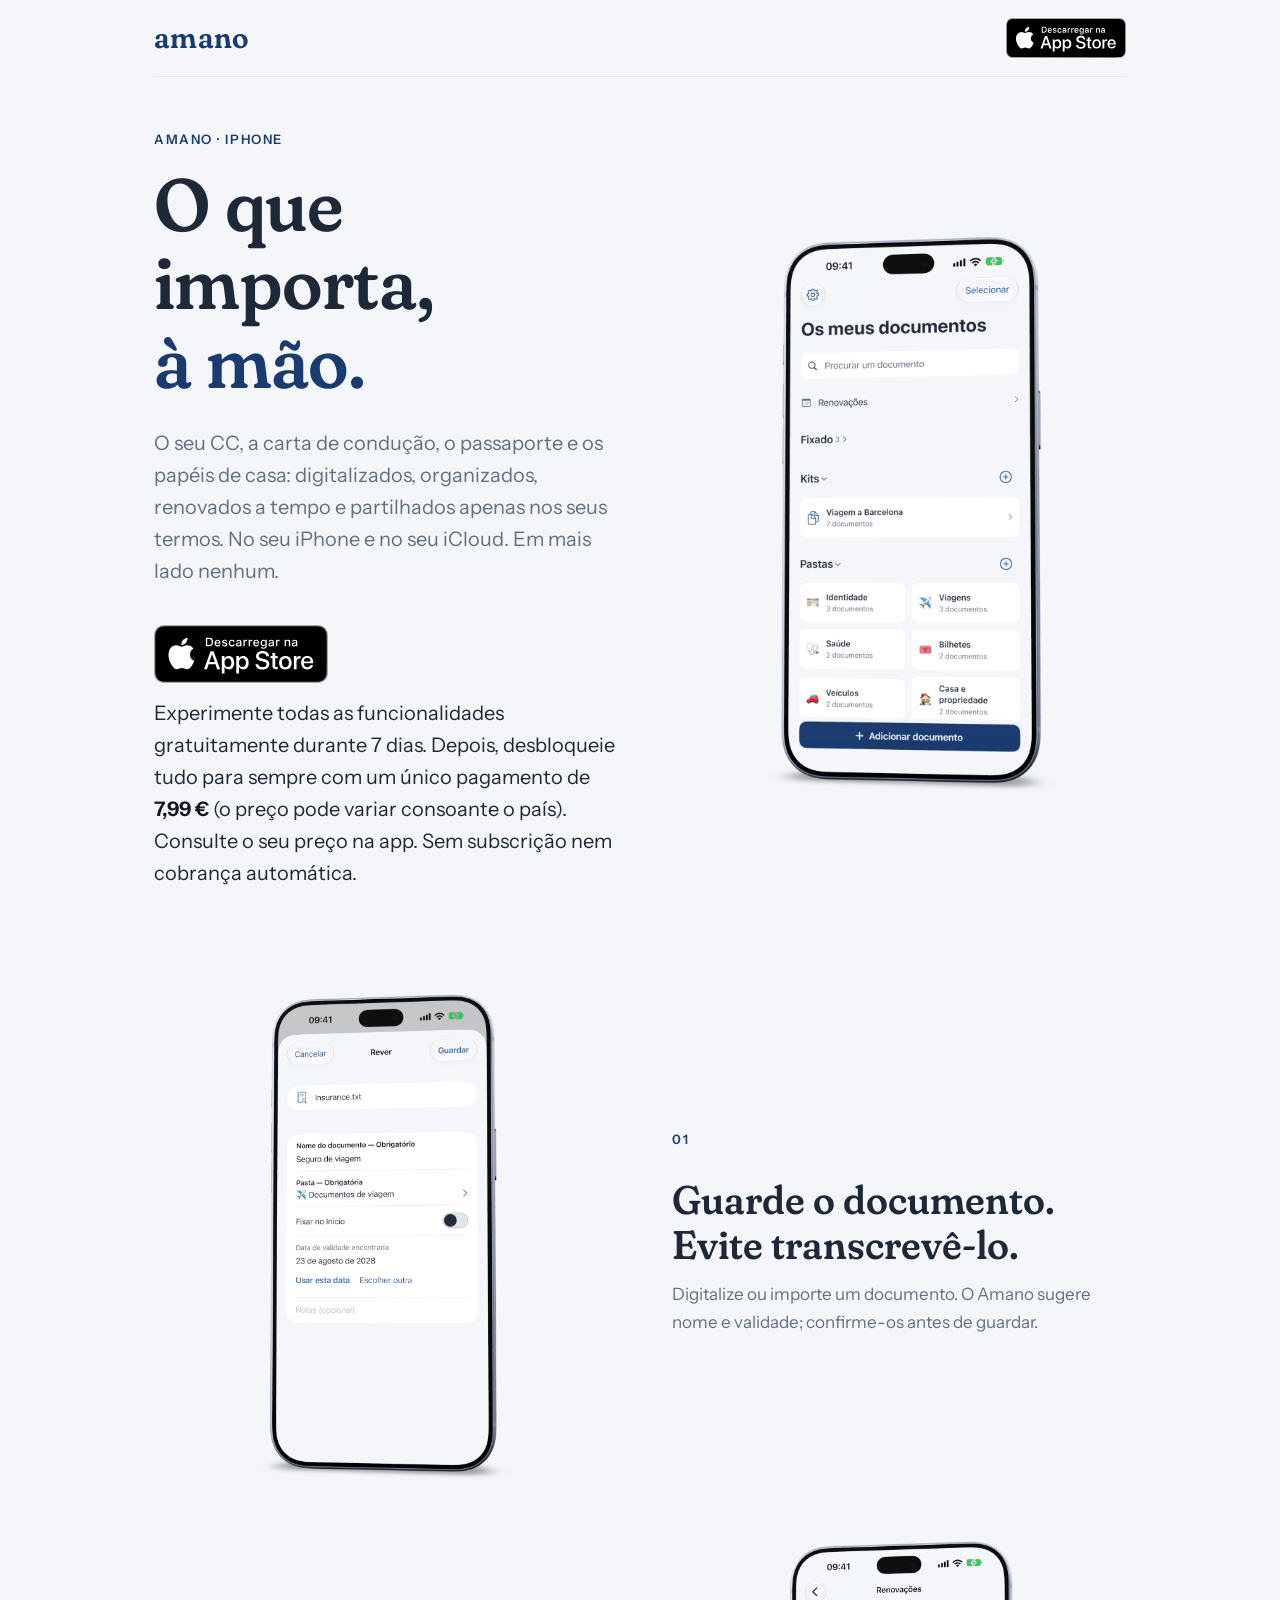
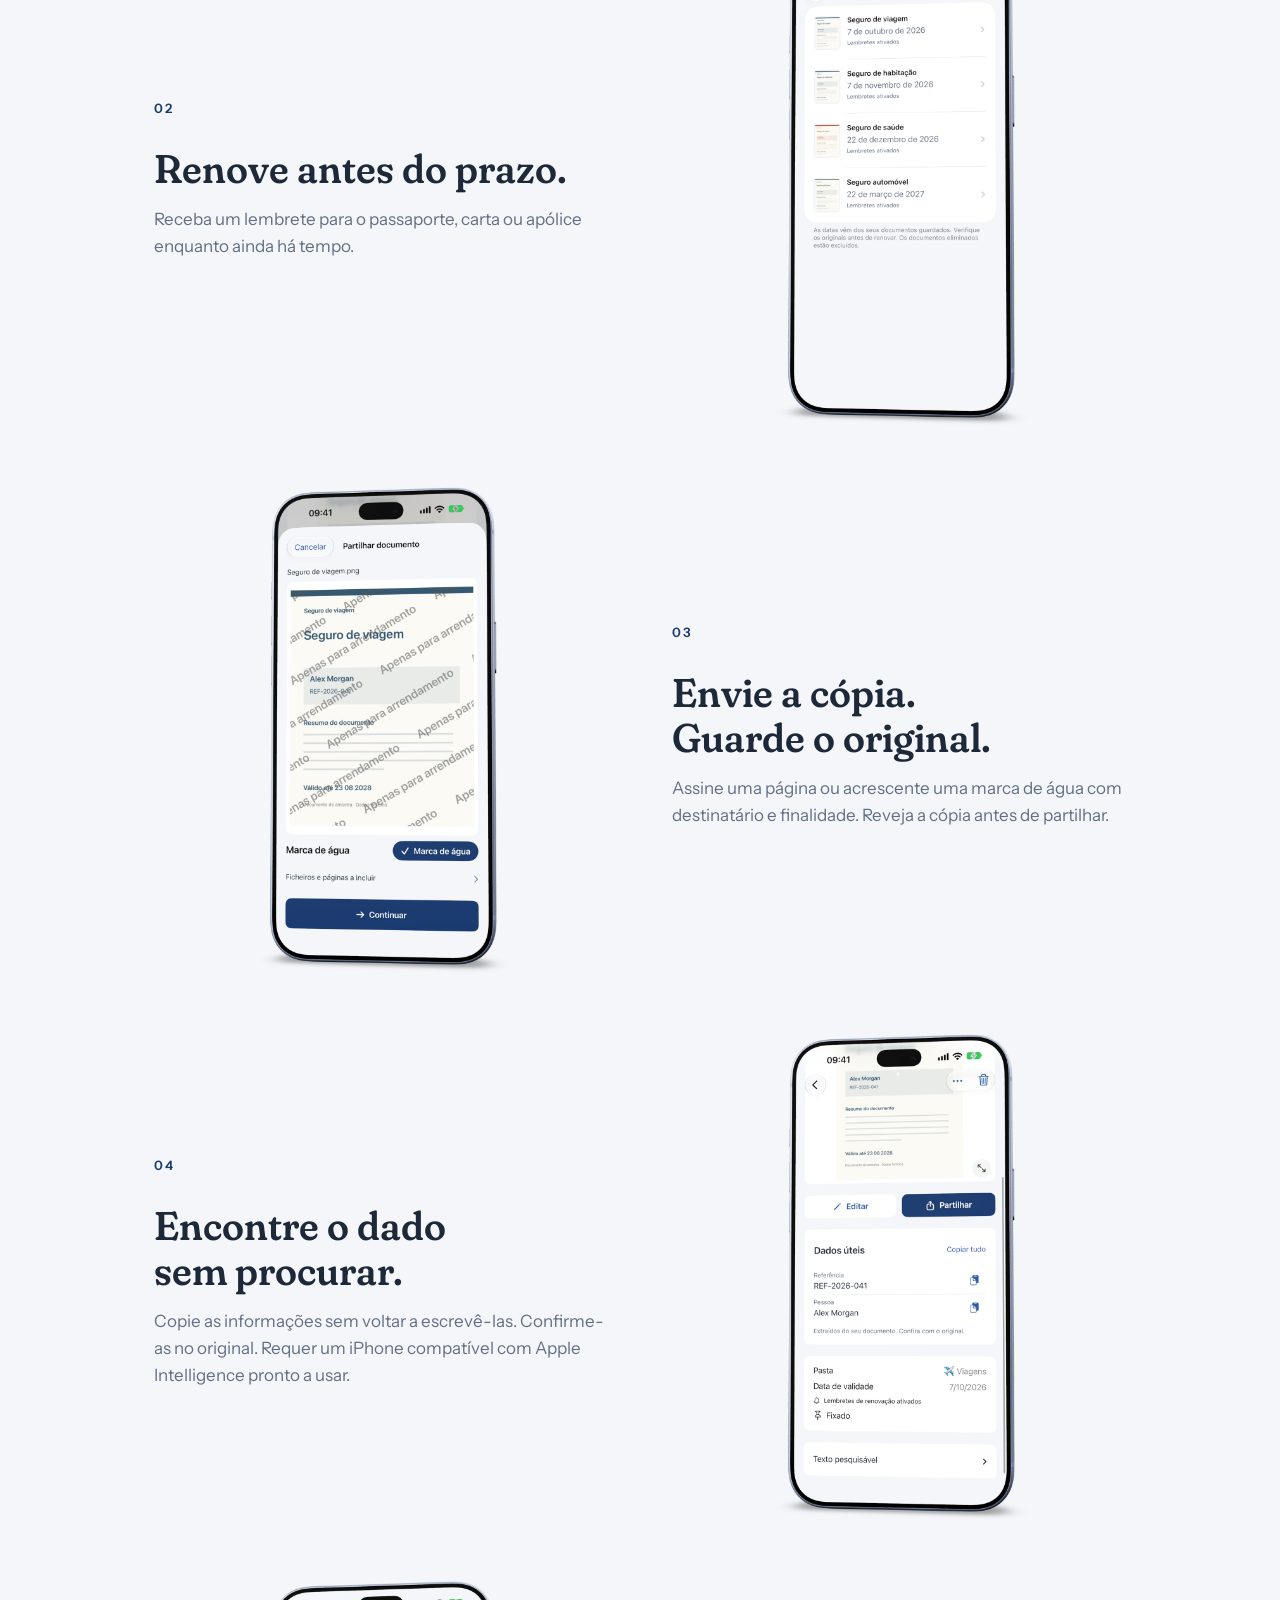
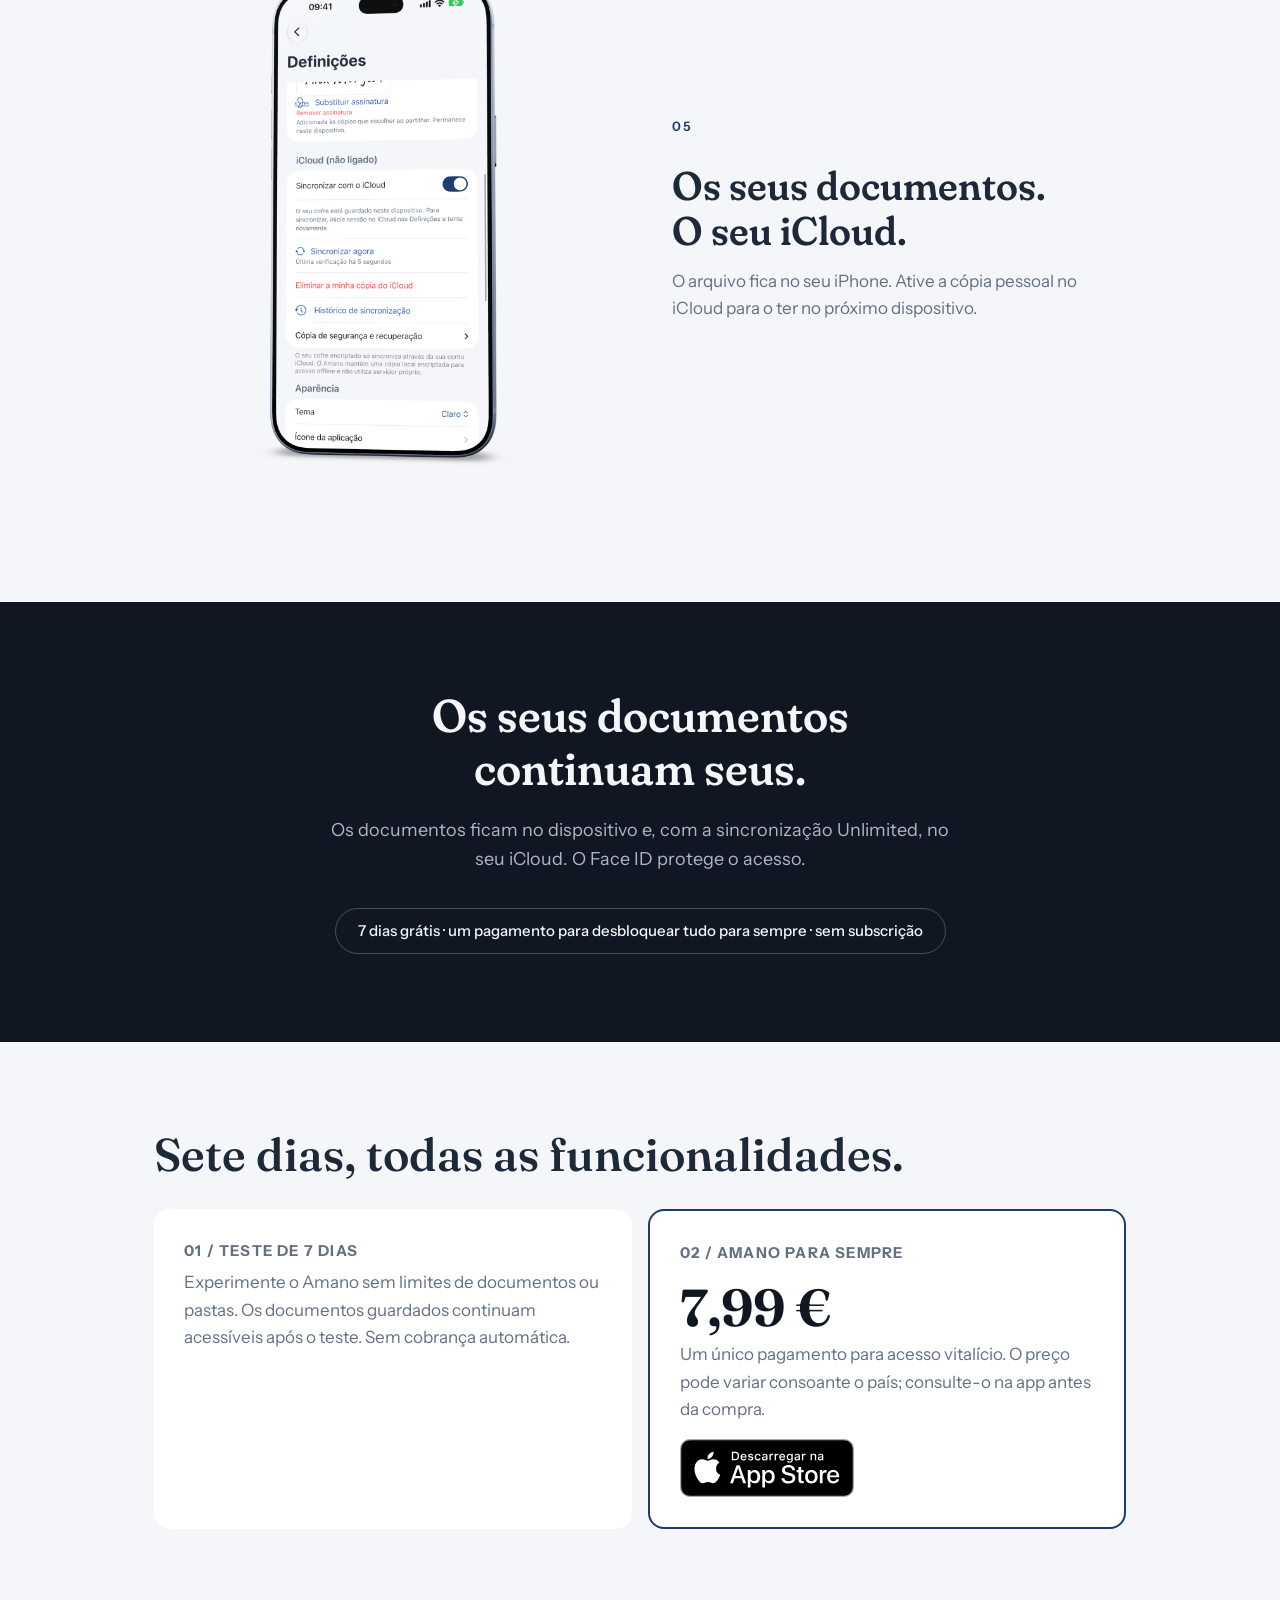
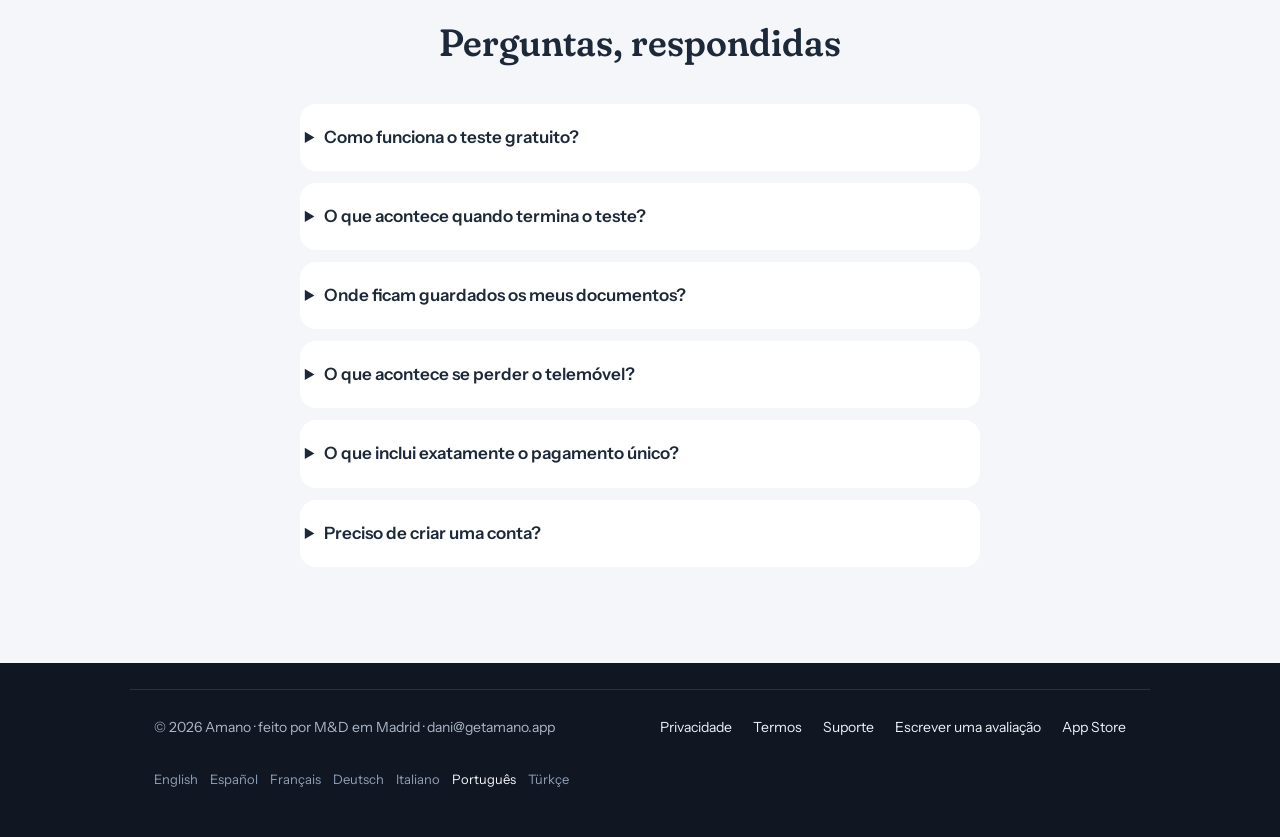
<file: pt/index.html>
<!doctype html>
<html lang="pt-PT">
<head>
<meta charset="utf-8">
<meta name="viewport" content="width=device-width, initial-scale=1">
<title>Amano — CC e documentos</title>
<meta name="description" content="O seu CC, a carta de condução, o passaporte e os papéis de casa: digitalizados, organizados, renovados a tempo e partilhados apenas nos seus termos. No seu iPhone e no seu iCloud. Em mais lado nenhum.">
<meta name="apple-itunes-app" content="app-id=6809212902">
<link rel="canonical" href="https://getamano.app/pt/">
<link rel="alternate" hreflang="en" href="https://getamano.app/">
<link rel="alternate" hreflang="es" href="https://getamano.app/es/">
<link rel="alternate" hreflang="fr" href="https://getamano.app/fr/">
<link rel="alternate" hreflang="de" href="https://getamano.app/de/">
<link rel="alternate" hreflang="it" href="https://getamano.app/it/">
<link rel="alternate" hreflang="pt-PT" href="https://getamano.app/pt/">
<link rel="alternate" hreflang="tr" href="https://getamano.app/tr/">
<link rel="alternate" hreflang="x-default" href="https://getamano.app/">
<meta property="og:type" content="website">
<meta property="og:site_name" content="Amano">
<meta property="og:title" content="Amano — CC e documentos">
<meta property="og:description" content="O seu CC, a carta de condução, o passaporte e os papéis de casa: digitalizados, organizados, renovados a tempo e partilhados apenas nos seus termos. No seu iPhone e no seu iCloud. Em mais lado nenhum.">
<meta property="og:url" content="https://getamano.app/pt/">
<meta property="og:image" content="https://getamano.app/assets/og.png">
<meta name="twitter:card" content="summary_large_image">
<link rel="icon" href="../assets/mark.png">
<link rel="apple-touch-icon" href="../assets/apple-touch-icon.png">
<link rel="preconnect" href="https://fonts.googleapis.com">
<link rel="stylesheet" href="https://fonts.googleapis.com/css2?family=Fraunces:opsz,wght,SOFT@9..144,400..650,100&family=Instrument+Sans:wght@400;500;600&display=swap">
<script type="application/ld+json">{"@context": "https://schema.org", "@type": "FAQPage", "mainEntity": [{"@type": "Question", "name": "Como funciona o teste gratuito?", "acceptedAnswer": {"@type": "Answer", "text": "Os novos utilizadores podem experimentar todas as funcionalidades durante sete dias, sem limites de documentos ou pastas. Depois, um único pagamento desbloqueia o acesso completo para sempre. Sem subscrição nem cobrança automática."}}, {"@type": "Question", "name": "O que acontece quando termina o teste?", "acceptedAnswer": {"@type": "Answer", "text": "Pode continuar a ver os documentos guardados e exportá-los como cópias simples. Os detalhes já extraídos continuam disponíveis para copiar. Para adicionar documentos e usar todas as funcionalidades, precisa de desbloquear o Amano com um único pagamento."}}, {"@type": "Question", "name": "Onde ficam guardados os meus documentos?", "acceptedAnswer": {"@type": "Answer", "text": "No seu iPhone, cifrados — e, se ativar a sincronização, no seu próprio iCloud."}}, {"@type": "Question", "name": "O que acontece se perder o telemóvel?", "acceptedAnswer": {"@type": "Answer", "text": "Com a sincronização iCloud ativa (parte do Unlimited), o seu espaço espera por si no próximo iPhone. Sem ela, os documentos vivem apenas no dispositivo — é a contrapartida do armazenamento totalmente local."}}, {"@type": "Question", "name": "O que inclui exatamente o pagamento único?", "acceptedAnswer": {"@type": "Answer", "text": "Acesso completo para sempre: documentos e pastas privadas ilimitados, cópias assinadas ou com marca de água, lembretes, cópia pessoal no iCloud, kits e widgets. A extração inteligente requer um iPhone compatível. Sem subscrição."}}, {"@type": "Question", "name": "Preciso de criar uma conta?", "acceptedAnswer": {"@type": "Answer", "text": "Não. O Amano funciona assim que o abre. Não há nada para registar."}}]}</script>
<style>
  :root {
    --paper: #F4F6F9; --card: #FFFFFF; --navy: #193B70; --deep: #101722;
    --ink: #1D2939; --muted: #637084; --link: #275CA5; --radius: 16px;
    --display: "Fraunces", "Iowan Old Style", Georgia, serif;
    --body: "Instrument Sans", -apple-system, "Helvetica Neue", sans-serif;
  }
  * { margin: 0; box-sizing: border-box; }
  html { scroll-behavior: smooth; }
  body { background: var(--paper); color: var(--ink); font-family: var(--body);
    font-size: 17px; line-height: 1.6; -webkit-font-smoothing: antialiased; }
  .wrap { max-width: 1020px; margin: 0 auto; padding: 0 24px; }
  header.top { display: flex; align-items: center; justify-content: space-between;
    position: sticky; top: 0; z-index: 50; background: var(--paper);
    padding: 14px 0; border-bottom: 1px solid rgba(16, 23, 34, 0.06); }
  .badge { display: block; height: 40px; width: auto; }
  .badge-hero { height: 58px; }
  .shots figure { margin: 0; }
  .shots figcaption { font-size: 14px; color: var(--muted); padding: 10px 4px 0; text-wrap: pretty; }
  .wordmark { font-family: var(--display); font-weight: 600; font-size: 30px; color: var(--navy);
    font-variation-settings: "opsz" 72, "SOFT" 100; letter-spacing: 0.01em; text-decoration: none; }
  .top a.store-mini { font-weight: 600; font-size: 15px; color: var(--link);
    text-decoration: none; padding: 10px 16px; border-radius: 999px; }
  .top a.store-mini:hover { background: var(--card); }
  .hero { padding: 48px 0 24px; text-align: center; }
  .hero-visual { max-width: 320px; margin: 24px auto 0; }
  .hero-visual, .chapter .art { background: #F4F6F9; }
  .hero-visual img { width: 100%; height: auto; display: block; }
  @media (min-width: 900px) {
    .hero { display: grid; grid-template-columns: 1.05fr 0.95fr; gap: 56px;
      align-items: center; text-align: left; padding: 48px 0 32px; }
    .hero .cta-row { justify-content: flex-start; }
    .hero .cta-note { text-align: left; }
    .hero h1, .hero p.lede { margin-left: 0; }
    .hero-visual { max-width: 460px; margin: 0 0 0 auto; }
  }
  .hero h1 { font-family: var(--display); font-variation-settings: "opsz" 72, "SOFT" 100;
    font-weight: 560; font-size: clamp(42px, 7vw, 74px); line-height: 1.06;
    color: var(--ink); text-wrap: balance; letter-spacing: -0.01em; }
  .hero h1 em { font-style: normal; color: var(--navy); }
  .hero p.lede { max-width: 34em; margin: 26px auto 0;
    font-size: clamp(17px, 2.2vw, 20px); color: var(--muted); text-wrap: pretty; }
  .cta-row { margin-top: 38px; display: flex; gap: 14px; justify-content: center; flex-wrap: wrap; align-items: center; }
  .store-button { display: inline-flex; align-items: center; gap: 10px;
    background: var(--navy); color: #fff; text-decoration: none; font-weight: 600; font-size: 17px;
    padding: 15px 26px; border-radius: 14px; transition: transform 120ms ease, box-shadow 120ms ease;
    box-shadow: 0 10px 28px rgba(25, 59, 112, 0.28); }
  .store-button:hover { transform: translateY(-1px); box-shadow: 0 14px 34px rgba(25, 59, 112, 0.34); }
  .store-button:focus-visible, a:focus-visible { outline: 3px solid var(--link); outline-offset: 3px; }
  .store-button svg { flex: none; }
  .cta-note { width: 100%; max-width: 34em; text-align: center;
    font-size: clamp(17px, 2.2vw, 20px); line-height: 1.6; color: var(--ink); text-wrap: pretty; }
  .cta-note strong { font-weight: 650; color: var(--deep); }
  .demo { padding: 44px 0 20px; }
  .demo figure { max-width: 560px; margin: 0 auto; border-radius: 24px; overflow: hidden; }
  .demo video { display: block; width: 100%; height: auto; }
  .demo figcaption { text-align: center; font-size: 14px; color: var(--muted);
    padding: 14px 16px 16px; background: var(--card); }
  section.chapters { padding: 56px 0 8px; }
  .chapter { display: grid; gap: 40px; align-items: center; margin: 0 0 64px; }
  .chapter .art { max-width: 300px; margin: 0 auto; }
  .chapter .art img { width: 100%; height: auto; display: block; }
  .chapter h2 { font-family: var(--display); font-variation-settings: "opsz" 72, "SOFT" 100;
    font-weight: 560; font-size: clamp(28px, 4.4vw, 40px); line-height: 1.12;
    text-wrap: balance; margin: 12px 0 14px; }
  .chapter p { color: var(--muted); font-size: 17px; max-width: 30em; text-wrap: pretty; }
  .chip { display: inline-block; font-size: 13px; font-weight: 600; letter-spacing: 0.02em;
    padding: 5px 12px; border-radius: 999px; }
  .chip.free { background: rgba(25, 59, 112, 0.10); color: var(--navy); }
  .chip.unl { background: var(--deep); color: #F4F6F9; }
  @media (min-width: 860px) {
    .chapter { grid-template-columns: 1fr 1fr; gap: 64px; margin: 0 0 40px; }
    .chapter .art { max-width: 380px; }
    .chapter:nth-child(even) .art { order: 2; margin-left: auto; }
    .chapter:nth-child(odd) .art { margin-right: auto; }
  }
  section.also { padding: 40px 0 10px; }
  .also h2 { font-family: var(--display); font-variation-settings: "opsz" 40, "SOFT" 100;
    font-weight: 600; font-size: 22px; text-align: center; margin-bottom: 26px; color: var(--muted); }
  .also .grid { display: grid; gap: 18px; grid-template-columns: repeat(auto-fit, minmax(240px, 1fr)); }
  section.features { padding: 84px 0 30px; }
  .features .grid { display: grid; gap: 18px; grid-template-columns: repeat(auto-fit, minmax(260px, 1fr)); }
  .feature { background: var(--card); border-radius: var(--radius); padding: 30px 28px 32px; }
  .feature .glyph { width: 44px; height: 44px; border-radius: 12px; background: rgba(25, 59, 112, 0.08);
    display: grid; place-items: center; margin-bottom: 18px; color: var(--navy); }
  .feature h3 { font-family: var(--display); font-variation-settings: "opsz" 40, "SOFT" 100;
    font-weight: 600; font-size: 23px; color: var(--ink); margin-bottom: 8px; }
  .feature p { color: var(--muted); font-size: 16px; text-wrap: pretty; }
  section.promise { margin: 84px 0 0; background: var(--deep); color: #EEF2F8; }
  .promise .inner { padding: 88px 24px; text-align: center; max-width: 760px; margin: 0 auto; }
  .promise h2 { font-family: var(--display); font-variation-settings: "opsz" 72, "SOFT" 100;
    font-weight: 560; font-size: clamp(30px, 4.6vw, 46px); line-height: 1.15; text-wrap: balance; color: #F4F6F9; }
  .promise p { margin-top: 20px; color: #ABB7C8; font-size: 18px; max-width: 36em; margin-left: auto; margin-right: auto; }
  .promise .price { margin-top: 34px; display: inline-block; border: 1px solid rgba(244, 246, 249, 0.25);
    border-radius: 999px; padding: 10px 22px; font-size: 15px; font-weight: 500; color: #F4F6F9; }
  footer { background: var(--deep); color: #ABB7C8; padding: 26px 0 46px; font-size: 14px; }
  footer .wrap { display: flex; justify-content: space-between; gap: 16px; flex-wrap: wrap;
    align-items: baseline; border-top: 1px solid rgba(244,246,249,0.12); padding-top: 26px; }
  footer a { color: #EEF2F8; text-decoration: none; margin-left: 18px; }
  footer a.mail { margin-left: 0; color: #ABB7C8; }
  footer a:hover { text-decoration: underline; }
  footer .langs { width: 100%; margin-top: 14px; }
  footer .langs a { margin: 0 12px 0 0; color: #8FA0B8; font-size: 13px; }
  footer .langs span { color: #F4F6F9; font-size: 13px; margin-right: 12px; }
  section.shots { padding: 40px 0 30px; }
  .shots h2, .faq h2 { font-family: var(--display); font-variation-settings: "opsz" 72, "SOFT" 100;
    font-weight: 560; font-size: clamp(28px, 4vw, 38px); text-align: center; margin-bottom: 30px;
    color: var(--ink); text-wrap: balance; }
  .shots .strip { display: grid; grid-template-columns: repeat(2, 1fr); gap: 28px; max-width: 760px; margin: 0 auto; }
  .shots img { width: 100%; height: auto; display: block; }
  @media (max-width: 640px) { .shots .strip { grid-template-columns: 1fr; max-width: 320px; } }
  section.faq { padding: 70px 0 84px; }
  .faq .qa { max-width: 680px; margin: 0 auto; }
  .faq details { background: var(--card); border-radius: var(--radius); padding: 4px 24px; margin-bottom: 12px; }
  .faq summary { cursor: pointer; font-weight: 600; font-size: 17px; padding: 16px 0; list-style-position: outside; }
  .faq details p { color: var(--muted); padding: 0 0 18px; text-wrap: pretty; }
  @media (prefers-reduced-motion: reduce) { html { scroll-behavior: auto; } .store-button { transition: none; } }

  /* Pain cards + explicit pricing (PoC: rendered only when a locale defines them) */
  .pains { padding: 26px 0 8px; }
  .pains h2, .pricing h2 { font-family: Fraunces, Georgia, serif; font-weight: 550; font-size: 30px; margin: 0 0 18px; }
  .pains .grid { display: grid; grid-template-columns: repeat(auto-fit, minmax(240px, 1fr)); gap: 16px; }
  .pain { background: var(--card); border-radius: 16px; padding: 20px 22px; box-shadow: 0 1px 2px rgba(16,23,34,.06); }
  .pain h3 { font-family: Fraunces, Georgia, serif; font-weight: 550; font-size: 20px; margin: 0 0 8px; color: var(--deep); }
  .pain p { margin: 0; color: var(--muted); font-size: 15.5px; }
  .pricing { padding: 34px 0 10px; }
  .pricing .cols { display: grid; grid-template-columns: repeat(auto-fit, minmax(250px, 1fr)); gap: 16px; align-items: stretch; }
  .pricing .col { background: var(--card); border-radius: 16px; padding: 22px 24px; }
  .pricing .col.main { border: 2px solid var(--navy); }
  .pricing h3 { margin: 0 0 6px; font-size: 15px; letter-spacing: .08em; text-transform: uppercase; color: var(--muted); }
  .pricing .num { font-family: Fraunces, Georgia, serif; font-weight: 650; font-size: 52px; color: var(--deep); line-height: 1; }
  .pricing .once { color: var(--navy); font-weight: 600; margin: 4px 0 12px; }
  .pricing ul { margin: 10px 0 0; padding-left: 20px; color: var(--muted); }
  .pricing li { margin: 6px 0; }
  .pricing .badge-hero { margin-top: 16px; }
  .pricing .pricenote { color: var(--muted); font-size: 14px; margin-top: 14px; }

  .chapter .art video { display: block; width: 100%; height: auto; border-radius: 22px; }
  .hero-visual img, .chapter .art img { border-radius: 18px; }
  .eyebrow { display: inline-block; color: var(--navy); font-size: 13px; font-weight: 600;
    letter-spacing: .12em; text-transform: uppercase; margin-bottom: 16px; }
  .pricing { padding: 76px 0 14px; }
  .pricing h2 { font-family: var(--display); font-size: clamp(30px, 4.5vw, 46px); }
  .pricing .col { padding: 30px; }
  .pricing .col p { color: var(--muted); max-width: 30em; }
  .pricing .num { margin: 16px 0 8px; }
  @media (max-width: 640px) { .hero { padding-top: 36px; } .chapter { gap: 8px; margin-bottom: 70px; } }
</style>
</head>
<body>
<div class="wrap">
  <header class="top">
    <a class="wordmark" href="https://getamano.app/pt/">amano</a>
    <a href="https://apps.apple.com/pt/app/id6809212902?pt=128749840&amp;ct=web-pt&amp;mt=8" aria-label="Obter a app"><img class="badge" src="../assets/badges/pt.svg" alt="Descarregar na App Store" width="120" height="40"></a>
  </header>
  <section class="hero">
    <div>
      <span class="eyebrow">Amano · iPhone</span>
      <h1>O que importa, <em>à mão.</em></h1>
      <p class="lede">O seu CC, a carta de condução, o passaporte e os papéis de casa: digitalizados, organizados, renovados a tempo e partilhados apenas nos seus termos. No seu iPhone e no seu iCloud. Em mais lado nenhum.</p>
      <div class="cta-row">
        <a href="https://apps.apple.com/pt/app/id6809212902?pt=128749840&amp;ct=web-pt&amp;mt=8" aria-label="Descarregar na App Store"><img class="badge badge-hero" src="../assets/badges/pt.svg" alt="Descarregar na App Store" width="174" height="58"></a>
        <p class="cta-note">Experimente todas as funcionalidades gratuitamente durante 7 dias. Depois, desbloqueie tudo para sempre com um único pagamento de <strong>7,99 €</strong> (o preço pode variar consoante o país). Consulte o seu preço na app. Sem subscrição nem cobrança automática.</p>
      </div>
    </div>
    <div class="hero-visual">
      <img src="../assets/phones/pt/folders.webp?v=a3cd617" alt="O espaço do Amano num iPhone" width="900" height="1200" fetchpriority="high">
    </div>
  </section>
  <section class="chapters">
    <div class="chapter"><div class="art"><img src="../assets/phones/pt/scan-review.webp?v=a3cd617" alt="Guarde o documento. Evite transcrevê-lo." loading="lazy" width="900" height="1200"></div><div><span class="eyebrow">01</span><h2>Guarde o documento. Evite transcrevê-lo.</h2><p>Digitalize ou importe um documento. O Amano sugere nome e validade; confirme-os antes de guardar.</p></div></div><div class="chapter"><div class="art"><img src="../assets/phones/pt/renewals.webp?v=a3cd617" alt="Renove antes do prazo." loading="lazy" width="900" height="1200"></div><div><span class="eyebrow">02</span><h2>Renove antes do prazo.</h2><p>Receba um lembrete para o passaporte, carta ou apólice enquanto ainda há tempo.</p></div></div><div class="chapter"><div class="art"><img src="../assets/phones/pt/signature.webp?v=a3cd617" alt="Envie a cópia. Guarde o original." loading="lazy" width="900" height="1200"></div><div><span class="eyebrow">03</span><h2>Envie a cópia. Guarde o original.</h2><p>Assine uma página ou acrescente uma marca de água com destinatário e finalidade. Reveja a cópia antes de partilhar.</p></div></div><div class="chapter"><div class="art"><img src="../assets/phones/pt/extraction.webp?v=a3cd617" alt="Encontre o dado sem procurar." loading="lazy" width="900" height="1200"></div><div><span class="eyebrow">04</span><h2>Encontre o dado sem procurar.</h2><p>Copie as informações sem voltar a escrevê-las. Confirme-as no original. Requer um iPhone compatível com Apple Intelligence pronto a usar.</p></div></div><div class="chapter"><div class="art"><img src="../assets/phones/pt/settings-icloud.webp?v=a3cd617" alt="Os seus documentos. O seu iCloud." loading="lazy" width="900" height="1200"></div><div><span class="eyebrow">05</span><h2>Os seus documentos. O seu iCloud.</h2><p>O arquivo fica no seu iPhone. Ative a cópia pessoal no iCloud para o ter no próximo dispositivo.</p></div></div>
  </section>
</div>
<section class="promise">
  <div class="inner">
    <h2>Os seus documentos continuam seus.</h2>
    <p>Os documentos ficam no dispositivo e, com a sincronização Unlimited, no seu iCloud. O Face&nbsp;ID protege o acesso.</p>
    <span class="price">7 dias grátis &middot; um pagamento para desbloquear tudo para sempre &middot; sem subscrição</span>
  </div>
</section>
<div class="wrap">
  <section class="pricing" id="pricing">
    <h2>Sete dias, todas as funcionalidades.</h2>
    <div class="cols">
      <div class="col"><h3>01 / Teste de 7 dias</h3><p>Experimente o Amano sem limites de documentos ou pastas. Os documentos guardados continuam acessíveis após o teste. Sem cobrança automática.</p></div>
      <div class="col main"><h3>02 / Amano para sempre</h3><div class="num">7,99 €</div><p>Um único pagamento para acesso vitalício. O preço pode variar consoante o país; consulte-o na app antes da compra.</p>
        <a href="https://apps.apple.com/pt/app/id6809212902?pt=128749840&amp;ct=web-pt&amp;mt=8" aria-label="Descarregar na App Store"><img class="badge badge-hero" src="../assets/badges/pt.svg" alt="Descarregar na App Store" width="174" height="58"></a></div>
    </div>
  </section>
  <section class="faq">
    <h2>Perguntas, respondidas</h2>
    <div class="qa"><details><summary>Como funciona o teste gratuito?</summary><p>Os novos utilizadores podem experimentar todas as funcionalidades durante sete dias, sem limites de documentos ou pastas. Depois, um único pagamento desbloqueia o acesso completo para sempre. Sem subscrição nem cobrança automática.</p></details><details><summary>O que acontece quando termina o teste?</summary><p>Pode continuar a ver os documentos guardados e exportá-los como cópias simples. Os detalhes já extraídos continuam disponíveis para copiar. Para adicionar documentos e usar todas as funcionalidades, precisa de desbloquear o Amano com um único pagamento.</p></details><details><summary>Onde ficam guardados os meus documentos?</summary><p>No seu iPhone, cifrados — e, se ativar a sincronização, no seu próprio iCloud.</p></details><details><summary>O que acontece se perder o telemóvel?</summary><p>Com a sincronização iCloud ativa (parte do Unlimited), o seu espaço espera por si no próximo iPhone. Sem ela, os documentos vivem apenas no dispositivo — é a contrapartida do armazenamento totalmente local.</p></details><details><summary>O que inclui exatamente o pagamento único?</summary><p>Acesso completo para sempre: documentos e pastas privadas ilimitados, cópias assinadas ou com marca de água, lembretes, cópia pessoal no iCloud, kits e widgets. A extração inteligente requer um iPhone compatível. Sem subscrição.</p></details><details><summary>Preciso de criar uma conta?</summary><p>Não. O Amano funciona assim que o abre. Não há nada para registar.</p></details></div>
  </section>
</div>
<footer>
  <div class="wrap">
    <span>&copy; 2026 Amano &middot; feito por M&amp;D em Madrid &middot; <a class="mail" href="mailto:dani@getamano.app">dani@getamano.app</a></span>
    <span>
      <a href="https://getamano.app/privacy/">Privacidade</a>
      <a href="https://getamano.app/terms/">Termos</a>
      <a href="https://getamano.app/support/">Suporte</a>
      <a href="https://apps.apple.com/app/apple-store/id6809212902?action=write-review">Escrever uma avaliação</a>
      <a href="https://apps.apple.com/pt/app/id6809212902?pt=128749840&amp;ct=web-pt&amp;mt=8">App&nbsp;Store</a>
    </span>
    <span class="langs"><a href="https://getamano.app/" lang="en">English</a><a href="https://getamano.app/es/" lang="es">Español</a><a href="https://getamano.app/fr/" lang="fr">Français</a><a href="https://getamano.app/de/" lang="de">Deutsch</a><a href="https://getamano.app/it/" lang="it">Italiano</a><span>Português</span><a href="https://getamano.app/tr/" lang="tr">Türkçe</a></span>
  </div>
</footer>
</body>
</html>
</file>
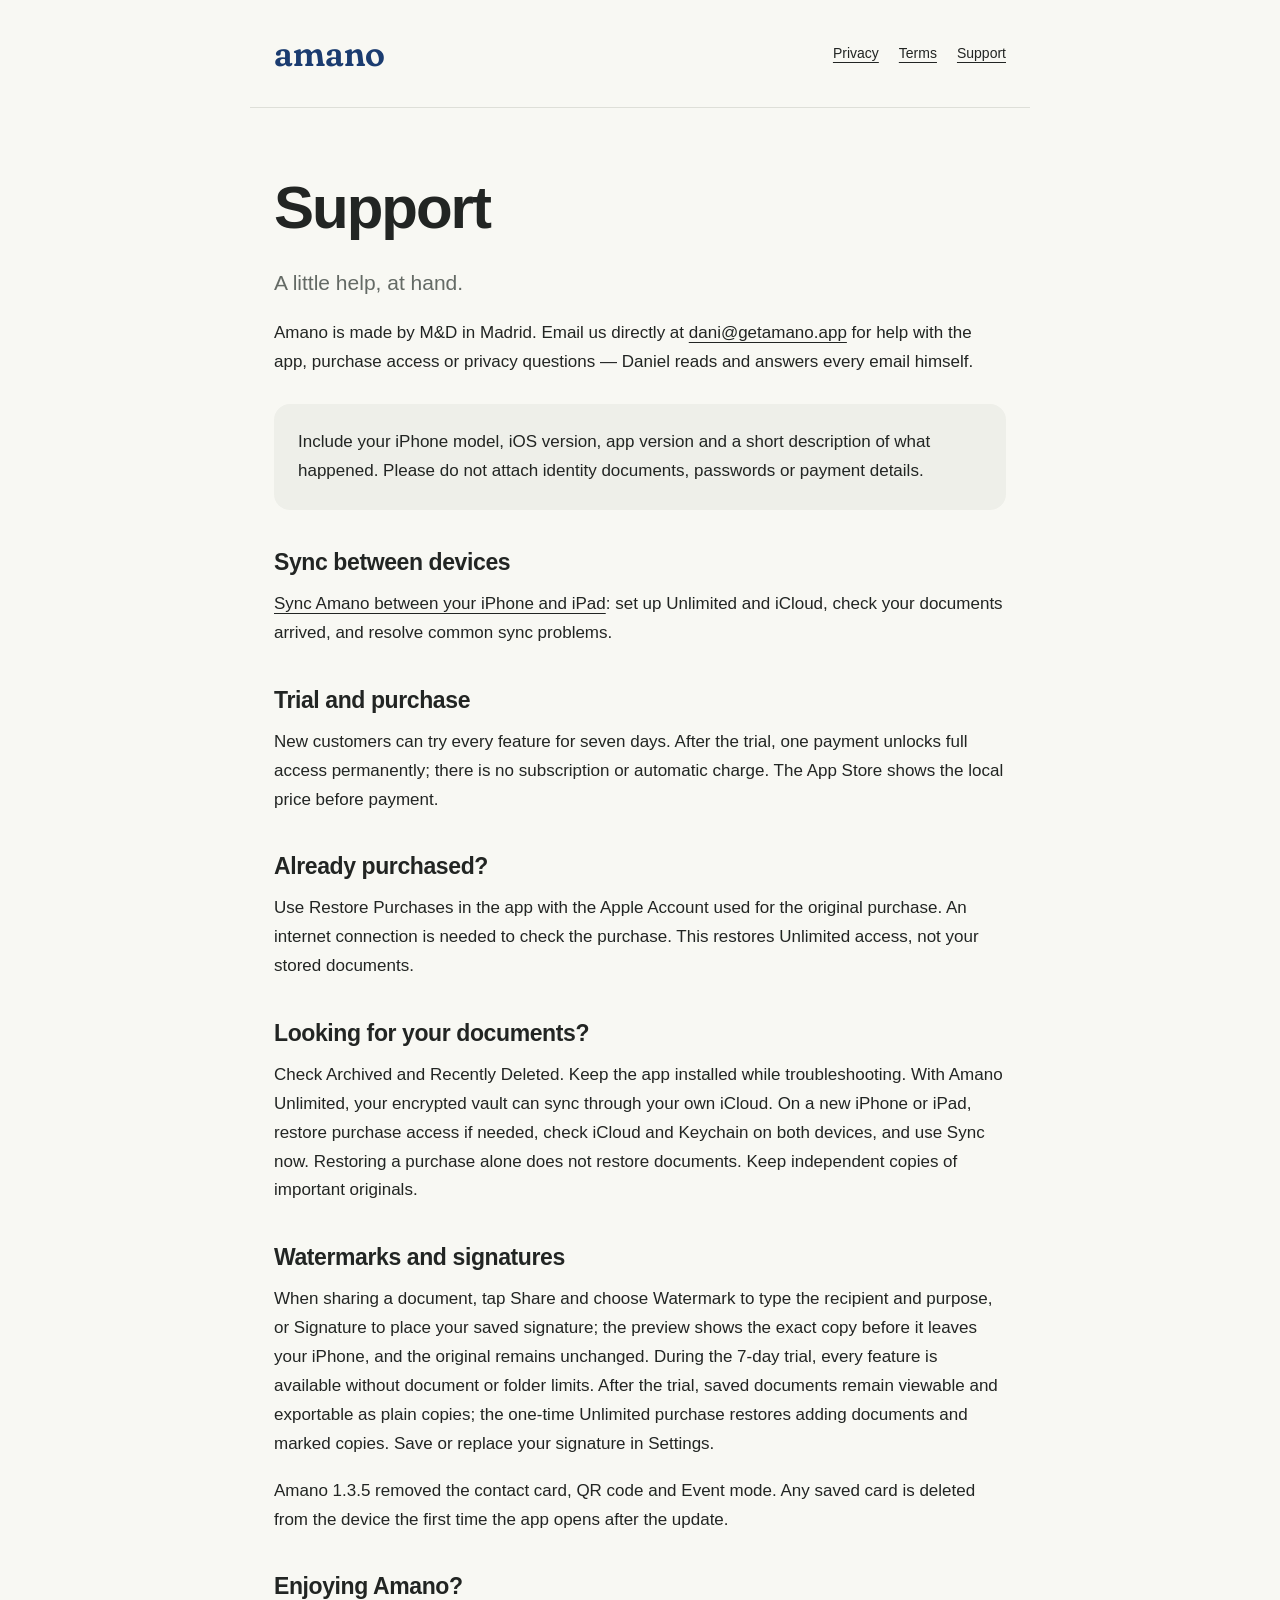
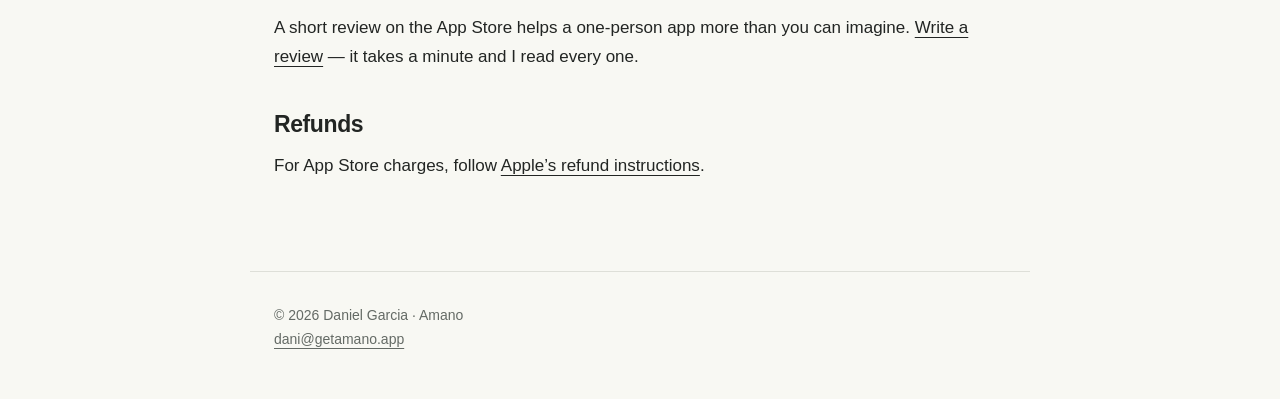
<file: support/index.html>
<!doctype html><html lang="en"><head><meta charset="utf-8"><meta name="viewport" content="width=device-width,initial-scale=1"><meta name="apple-itunes-app" content="app-id=6809212902"><link rel="apple-touch-icon" href="../assets/apple-touch-icon.png"><meta name="description" content="Amano — Support"><title>Support · Amano</title><link rel="preconnect" href="https://fonts.googleapis.com"><link rel="preconnect" href="https://fonts.gstatic.com" crossorigin><link rel="stylesheet" href="https://fonts.googleapis.com/css2?family=Fraunces:opsz,wght,SOFT@9..144,400..650,100&display=swap"><link rel="stylesheet" href="../assets/style.css"><link rel="icon" href="../assets/mark.png"></head><body><a class="skip" href="#main">Skip to content</a><header><a class="brand" href="../">amano</a><nav aria-label="Main navigation"><a href="../privacy/">Privacy</a><a href="../terms/">Terms</a><a href="../support/">Support</a></nav></header><main id="main"><h1>Support</h1><p class="intro">A little help, at hand.</p><p>Amano is made by M&amp;D in Madrid. Email us directly at <a href="mailto:dani@getamano.app">dani@getamano.app</a> for help with the app, purchase access or privacy questions — Daniel reads and answers every email himself.</p><div class="note">Include your iPhone model, iOS version, app version and a short description of what happened. Please do not attach identity documents, passwords or payment details.</div><h2>Sync between devices</h2><p><a href="sync-two-devices/">Sync Amano between your iPhone and iPad</a>: set up Unlimited and iCloud, check your documents arrived, and resolve common sync problems.</p><h2>Trial and purchase</h2><p>New customers can try every feature for seven days. After the trial, one payment unlocks full access permanently; there is no subscription or automatic charge. The App Store shows the local price before payment.</p><h2>Already purchased?</h2><p>Use Restore Purchases in the app with the Apple Account used for the original purchase. An internet connection is needed to check the purchase. This restores Unlimited access, not your stored documents.</p><h2>Looking for your documents?</h2><p>Check Archived and Recently Deleted. Keep the app installed while troubleshooting. With Amano Unlimited, your encrypted vault can sync through your own iCloud. On a new iPhone or iPad, restore purchase access if needed, check iCloud and Keychain on both devices, and use Sync now. Restoring a purchase alone does not restore documents. Keep independent copies of important originals.</p><h2>Watermarks and signatures</h2><p>When sharing a document, tap Share and choose Watermark to type the recipient and purpose, or Signature to place your saved signature; the preview shows the exact copy before it leaves your iPhone, and the original remains unchanged. During the 7-day trial, every feature is available without document or folder limits. After the trial, saved documents remain viewable and exportable as plain copies; the one-time Unlimited purchase restores adding documents and marked copies. Save or replace your signature in Settings.</p><p>Amano 1.3.5 removed the contact card, QR code and Event mode. Any saved card is deleted from the device the first time the app opens after the update.</p><h2>Enjoying Amano?</h2><p>A short review on the App Store helps a one-person app more than you can imagine. <a href="https://apps.apple.com/app/apple-store/id6809212902?action=write-review">Write a review</a> — it takes a minute and I read every one.</p><h2>Refunds</h2><p>For App Store charges, follow <a href="https://support.apple.com/en-us/118223">Apple’s refund instructions</a>.</p></main><footer>© 2026 Daniel Garcia · Amano<br><a href="mailto:dani@getamano.app">dani@getamano.app</a></footer></body></html>
</file>
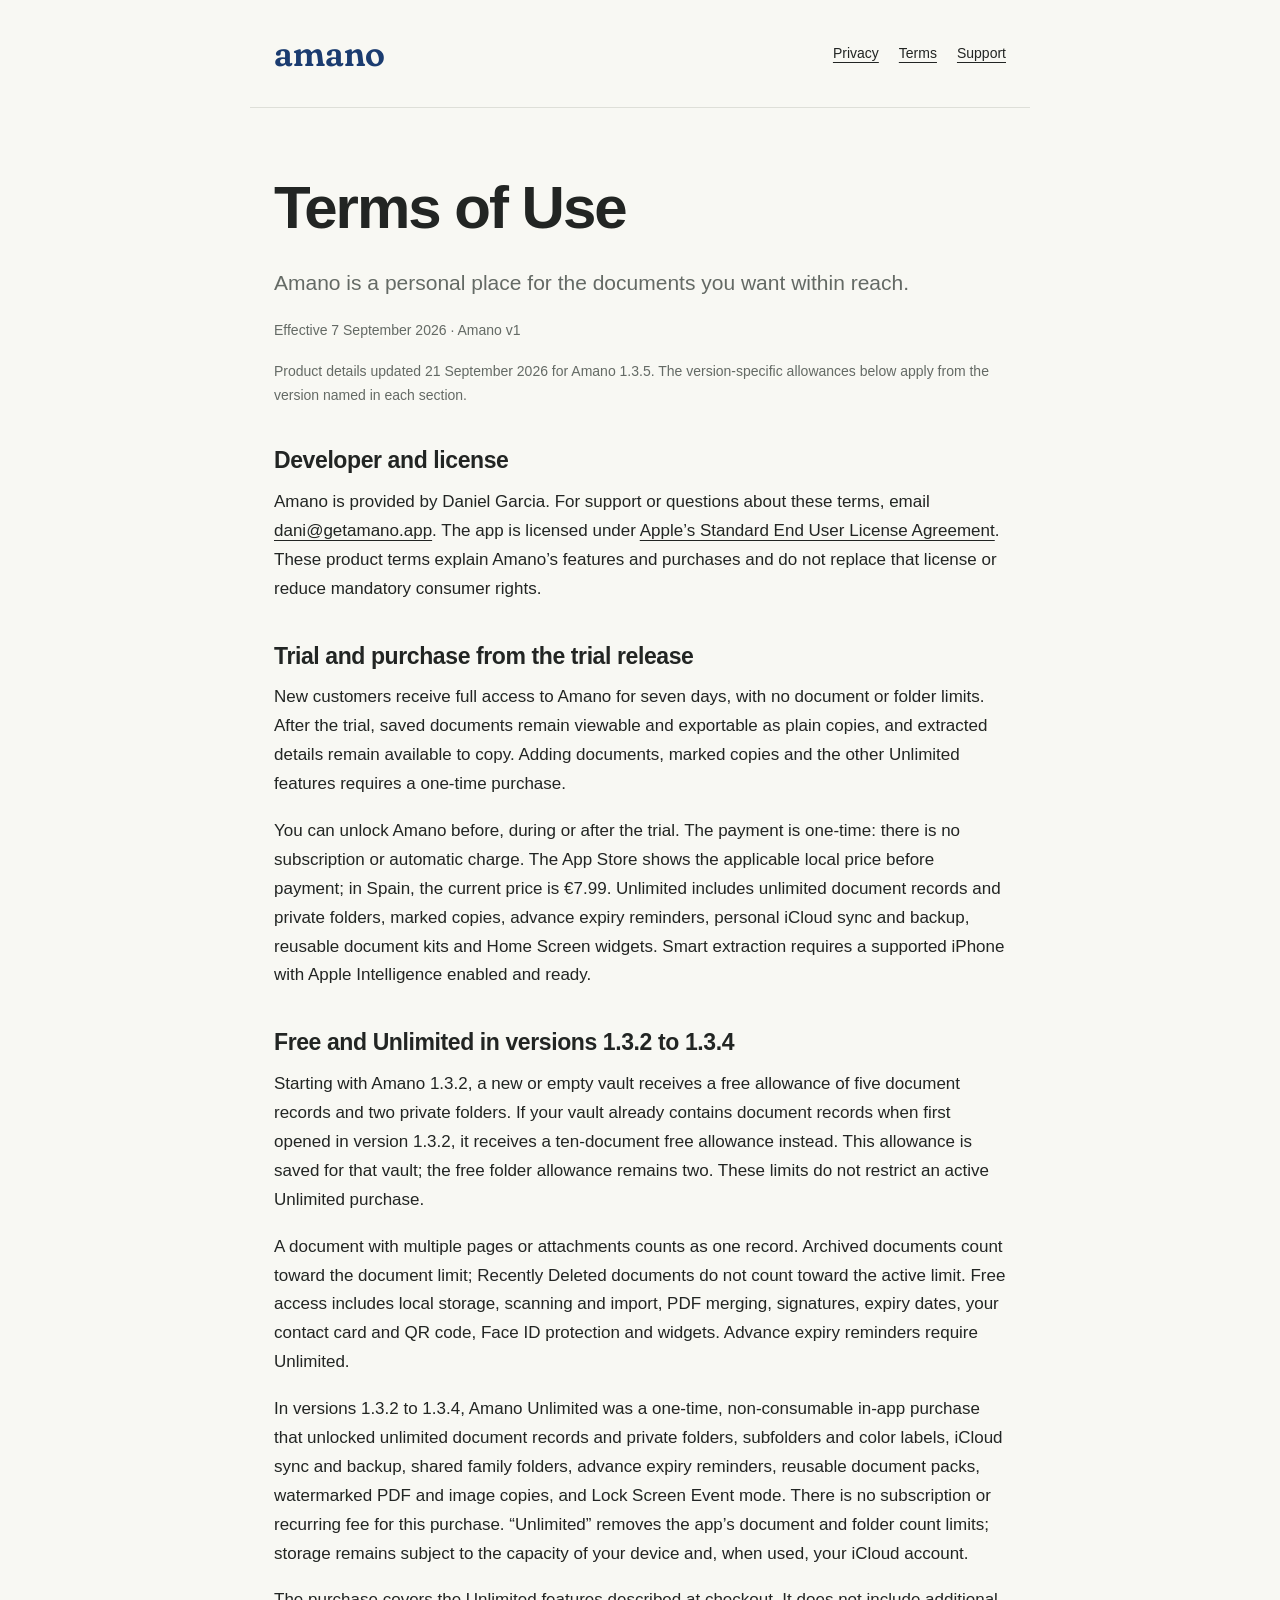
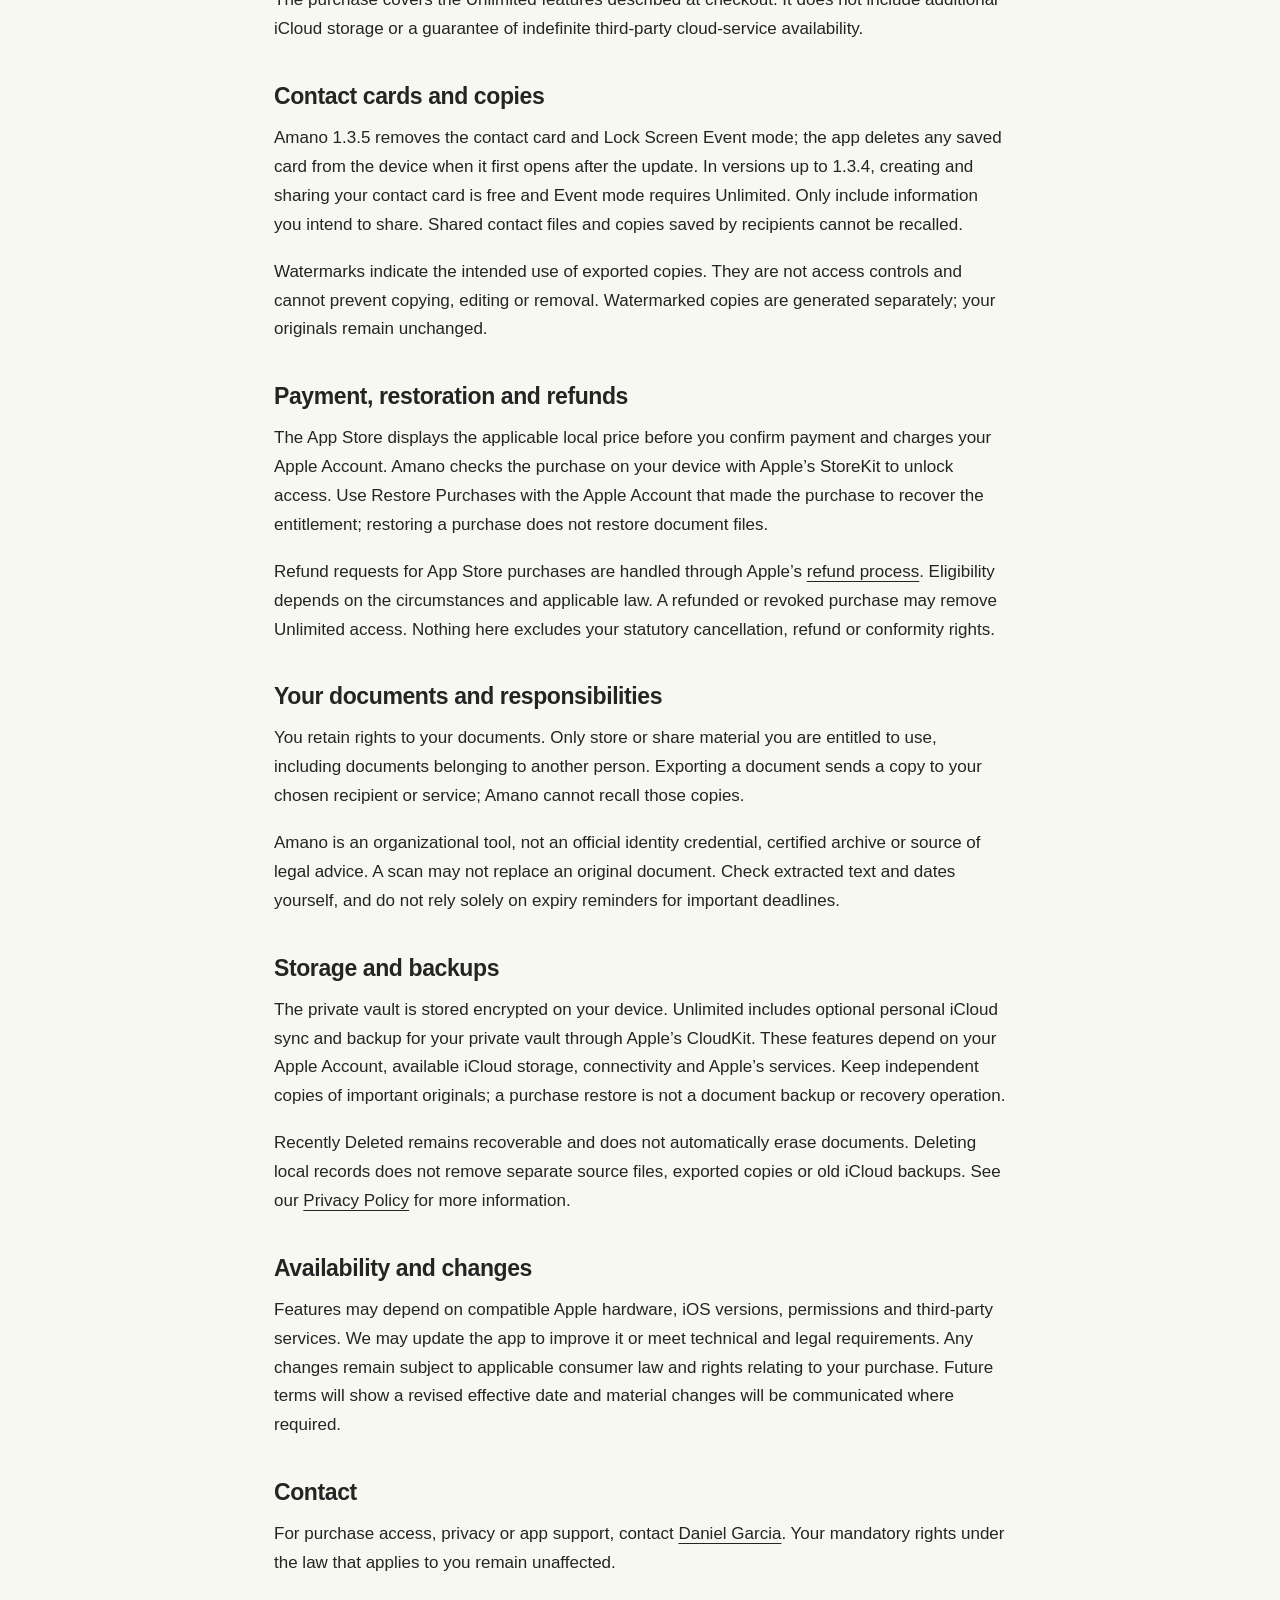
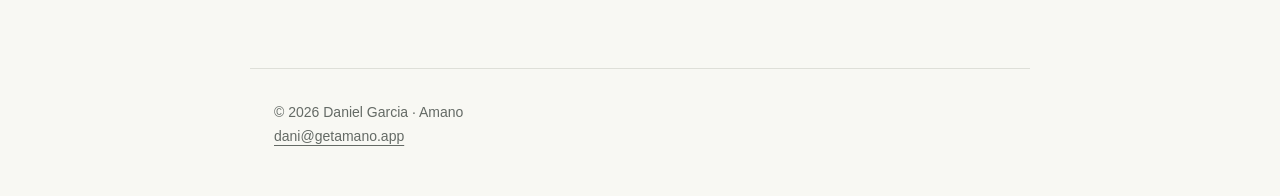
<file: terms/index.html>
<!doctype html><html lang="en"><head><meta charset="utf-8"><meta name="viewport" content="width=device-width,initial-scale=1"><meta name="apple-itunes-app" content="app-id=6809212902"><link rel="apple-touch-icon" href="../assets/apple-touch-icon.png"><meta name="description" content="Amano — Terms of Use"><title>Terms of Use · Amano</title><link rel="preconnect" href="https://fonts.googleapis.com"><link rel="preconnect" href="https://fonts.gstatic.com" crossorigin><link rel="stylesheet" href="https://fonts.googleapis.com/css2?family=Fraunces:opsz,wght,SOFT@9..144,400..650,100&display=swap"><link rel="stylesheet" href="../assets/style.css"><link rel="icon" href="../assets/mark.png"></head><body><a class="skip" href="#main">Skip to content</a><header><a class="brand" href="../">amano</a><nav aria-label="Main navigation"><a href="../privacy/">Privacy</a><a href="../terms/">Terms</a><a href="../support/">Support</a></nav></header><main id="main"><h1>Terms of Use</h1><p class="intro">Amano is a personal place for the documents you want within reach.</p><p class="meta">Effective 7 September 2026 · Amano v1</p>
<p class="meta">Product details updated 21 September 2026 for Amano 1.3.5. The version-specific allowances below apply from the version named in each section.</p>
<h2>Developer and license</h2><p>Amano is provided by Daniel Garcia. For support or questions about these terms, email <a href="mailto:dani@getamano.app">dani@getamano.app</a>. The app is licensed under <a href="https://www.apple.com/legal/internet-services/itunes/dev/stdeula/">Apple’s Standard End User License Agreement</a>. These product terms explain Amano’s features and purchases and do not replace that license or reduce mandatory consumer rights.</p>
<h2>Trial and purchase from the trial release</h2><p>New customers receive full access to Amano for seven days, with no document or folder limits. After the trial, saved documents remain viewable and exportable as plain copies, and extracted details remain available to copy. Adding documents, marked copies and the other Unlimited features requires a one-time purchase.</p><p>You can unlock Amano before, during or after the trial. The payment is one-time: there is no subscription or automatic charge. The App Store shows the applicable local price before payment; in Spain, the current price is €7.99. Unlimited includes unlimited document records and private folders, marked copies, advance expiry reminders, personal iCloud sync and backup, reusable document kits and Home Screen widgets. Smart extraction requires a supported iPhone with Apple Intelligence enabled and ready.</p><h2>Free and Unlimited in versions 1.3.2 to 1.3.4</h2><p>Starting with Amano 1.3.2, a new or empty vault receives a free allowance of five document records and two private folders. If your vault already contains document records when first opened in version 1.3.2, it receives a ten-document free allowance instead. This allowance is saved for that vault; the free folder allowance remains two. These limits do not restrict an active Unlimited purchase.</p><p>A document with multiple pages or attachments counts as one record. Archived documents count toward the document limit; Recently Deleted documents do not count toward the active limit. Free access includes local storage, scanning and import, PDF merging, signatures, expiry dates, your contact card and QR code, Face ID protection and widgets. Advance expiry reminders require Unlimited.</p><p>In versions 1.3.2 to 1.3.4, Amano Unlimited was a one-time, non-consumable in-app purchase that unlocked unlimited document records and private folders, subfolders and color labels, iCloud sync and backup, shared family folders, advance expiry reminders, reusable document packs, watermarked PDF and image copies, and Lock Screen Event mode. There is no subscription or recurring fee for this purchase. “Unlimited” removes the app’s document and folder count limits; storage remains subject to the capacity of your device and, when used, your iCloud account.</p><p>The purchase covers the Unlimited features described at checkout. It does not include additional iCloud storage or a guarantee of indefinite third-party cloud-service availability.</p>
<h2>Contact cards and copies</h2><p>Amano 1.3.5 removes the contact card and Lock Screen Event mode; the app deletes any saved card from the device when it first opens after the update. In versions up to 1.3.4, creating and sharing your contact card is free and Event mode requires Unlimited. Only include information you intend to share. Shared contact files and copies saved by recipients cannot be recalled.</p><p>Watermarks indicate the intended use of exported copies. They are not access controls and cannot prevent copying, editing or removal. Watermarked copies are generated separately; your originals remain unchanged.</p><h2>Payment, restoration and refunds</h2><p>The App Store displays the applicable local price before you confirm payment and charges your Apple Account. Amano checks the purchase on your device with Apple’s StoreKit to unlock access. Use Restore Purchases with the Apple Account that made the purchase to recover the entitlement; restoring a purchase does not restore document files.</p><p>Refund requests for App Store purchases are handled through Apple’s <a href="https://support.apple.com/en-us/118223">refund process</a>. Eligibility depends on the circumstances and applicable law. A refunded or revoked purchase may remove Unlimited access. Nothing here excludes your statutory cancellation, refund or conformity rights.</p>
<h2>Your documents and responsibilities</h2><p>You retain rights to your documents. Only store or share material you are entitled to use, including documents belonging to another person. Exporting a document sends a copy to your chosen recipient or service; Amano cannot recall those copies.</p><p>Amano is an organizational tool, not an official identity credential, certified archive or source of legal advice. A scan may not replace an original document. Check extracted text and dates yourself, and do not rely solely on expiry reminders for important deadlines.</p>
<h2>Storage and backups</h2><p>The private vault is stored encrypted on your device. Unlimited includes optional personal iCloud sync and backup for your private vault through Apple’s CloudKit. These features depend on your Apple Account, available iCloud storage, connectivity and Apple’s services. Keep independent copies of important originals; a purchase restore is not a document backup or recovery operation.</p><p>Recently Deleted remains recoverable and does not automatically erase documents. Deleting local records does not remove separate source files, exported copies or old iCloud backups. See our <a href="../privacy/">Privacy Policy</a> for more information.</p>
<h2>Availability and changes</h2><p>Features may depend on compatible Apple hardware, iOS versions, permissions and third-party services. We may update the app to improve it or meet technical and legal requirements. Any changes remain subject to applicable consumer law and rights relating to your purchase. Future terms will show a revised effective date and material changes will be communicated where required.</p>
<h2>Contact</h2><p>For purchase access, privacy or app support, contact <a href="mailto:dani@getamano.app">Daniel Garcia</a>. Your mandatory rights under the law that applies to you remain unaffected.</p></main><footer>© 2026 Daniel Garcia · Amano<br><a href="mailto:dani@getamano.app">dani@getamano.app</a></footer></body></html>
</file>
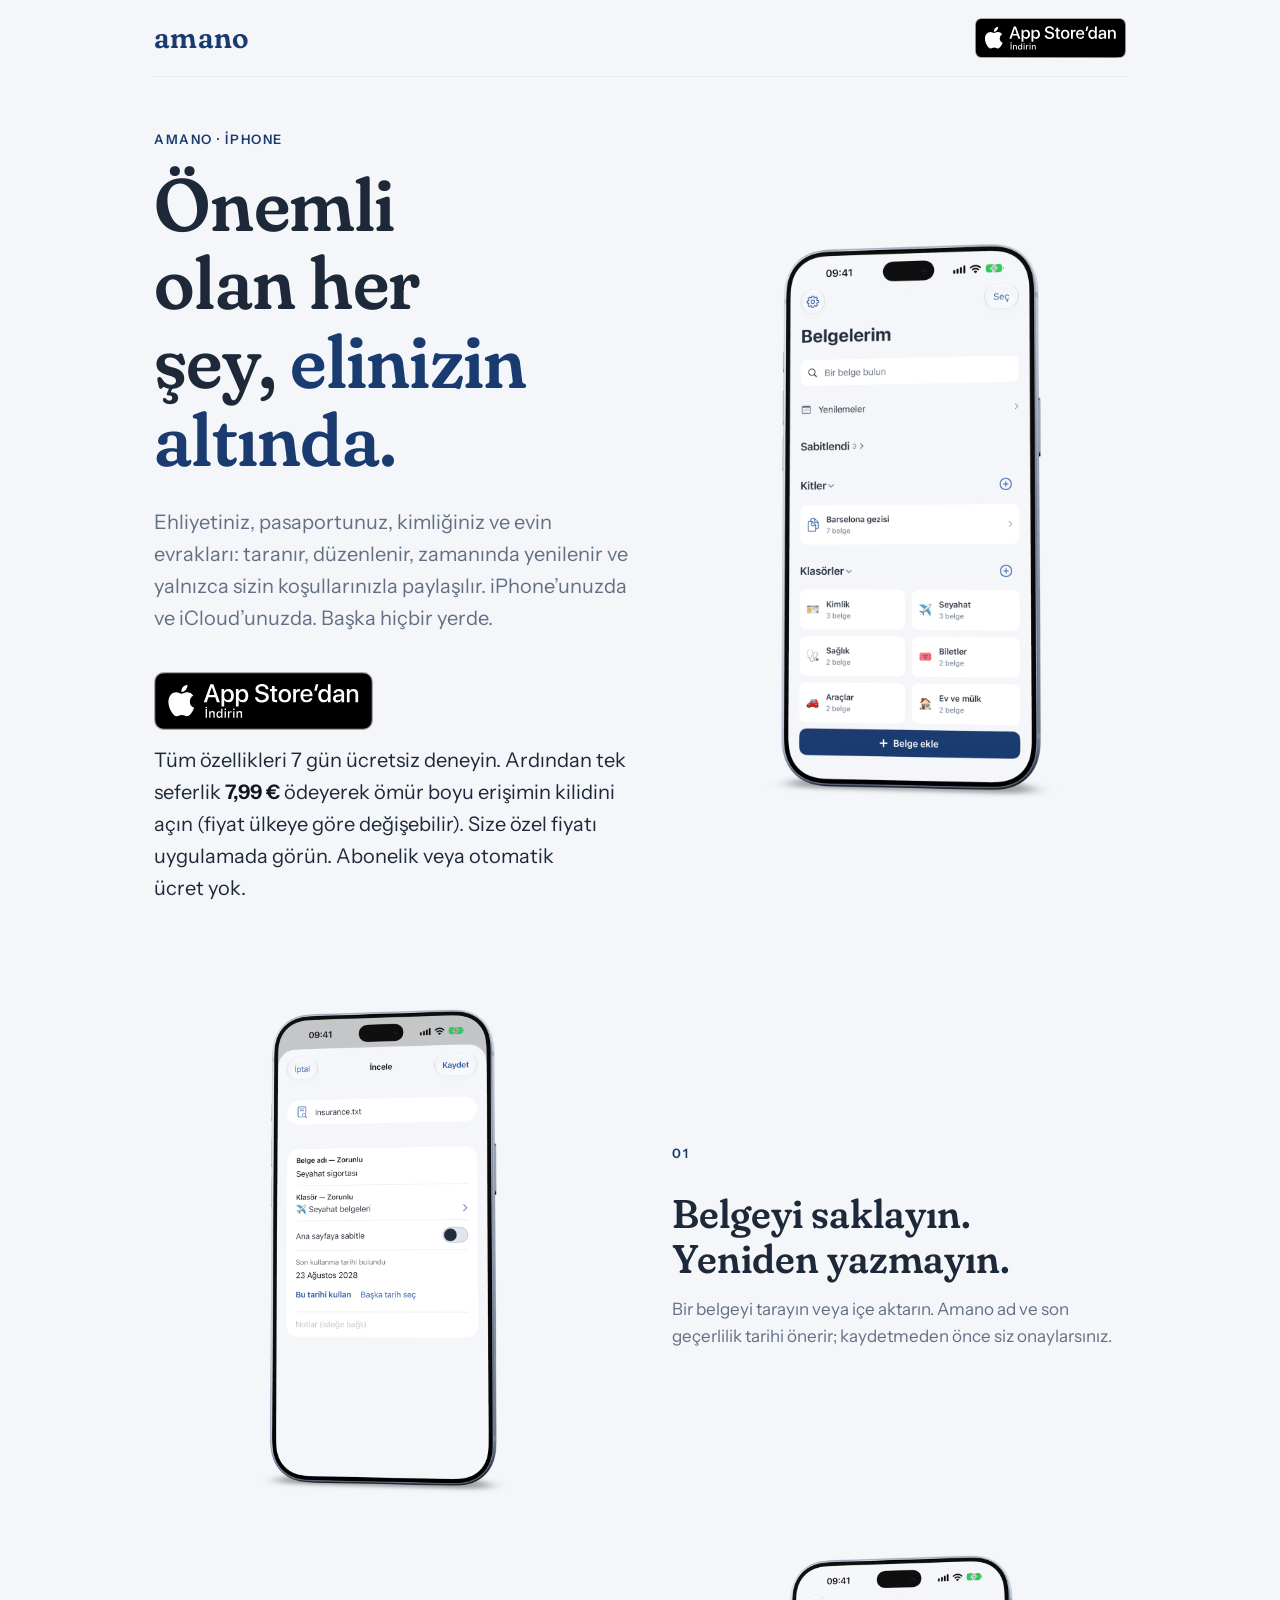
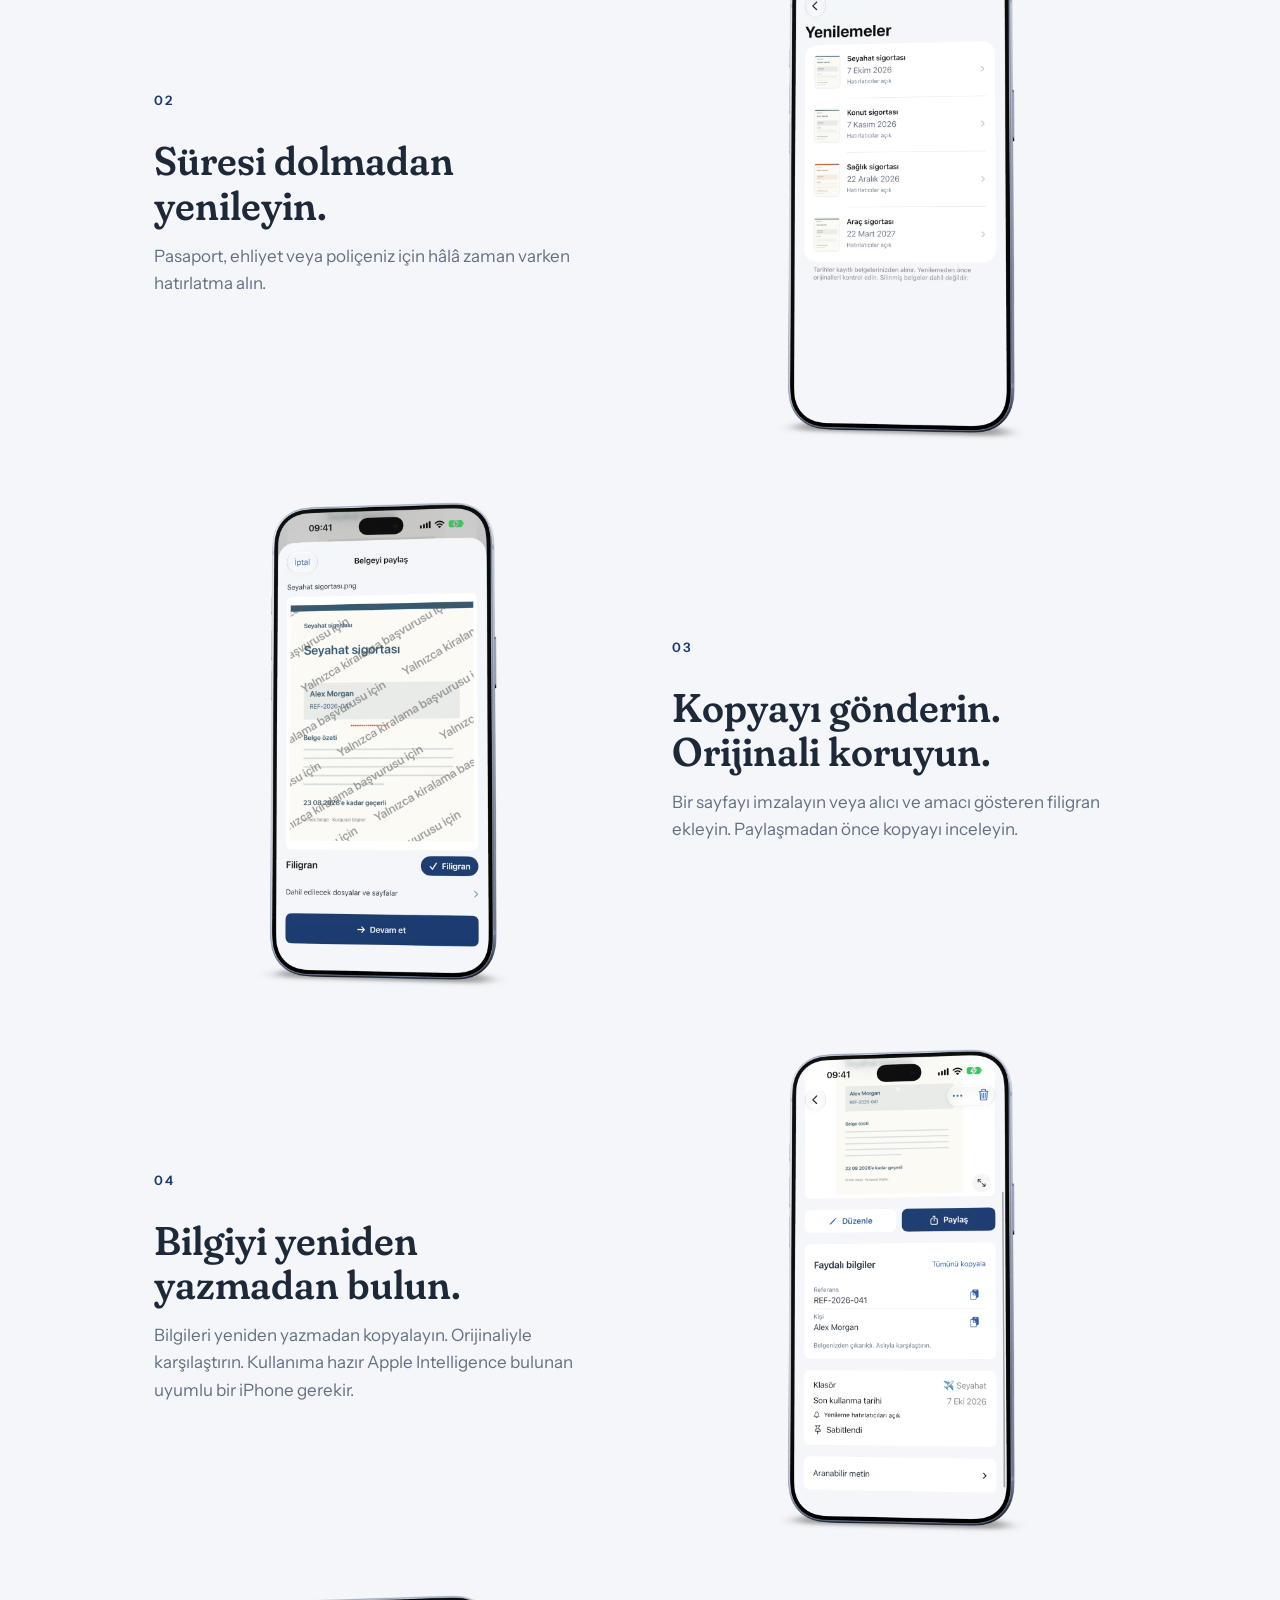
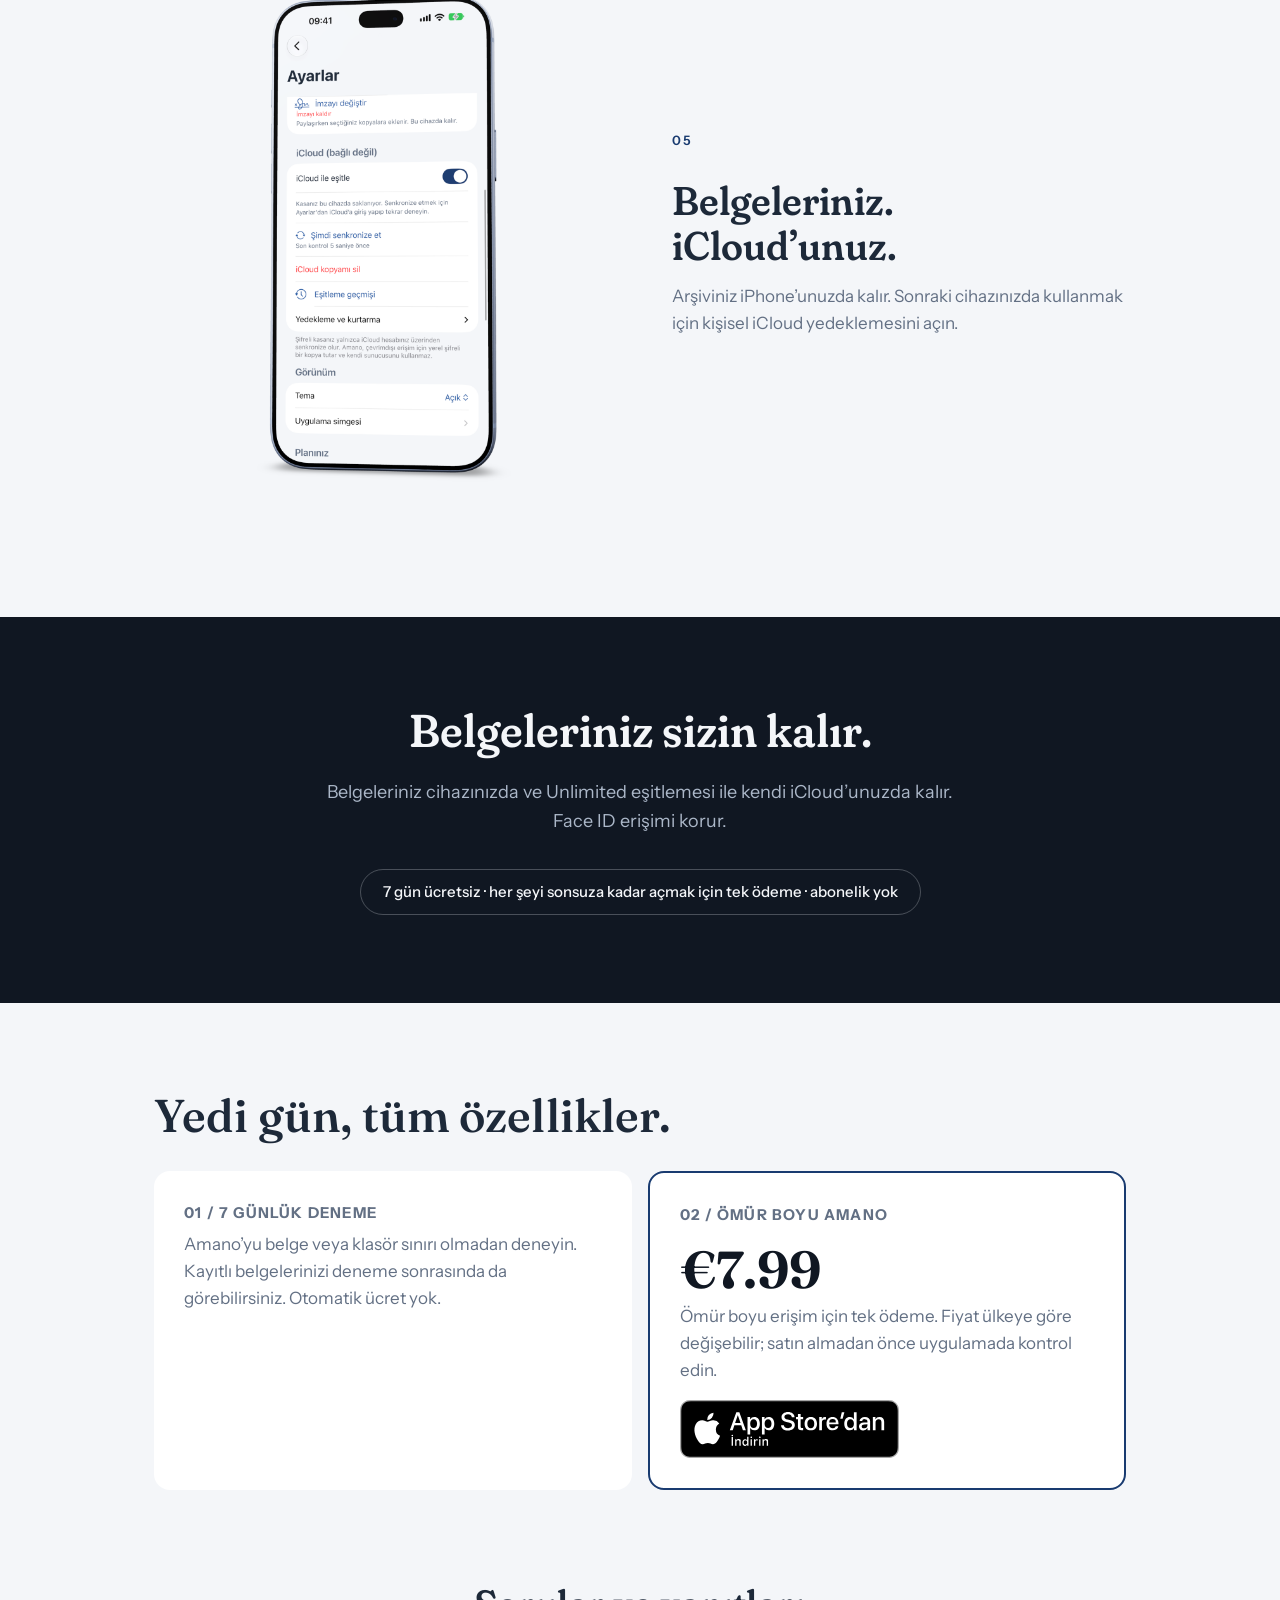
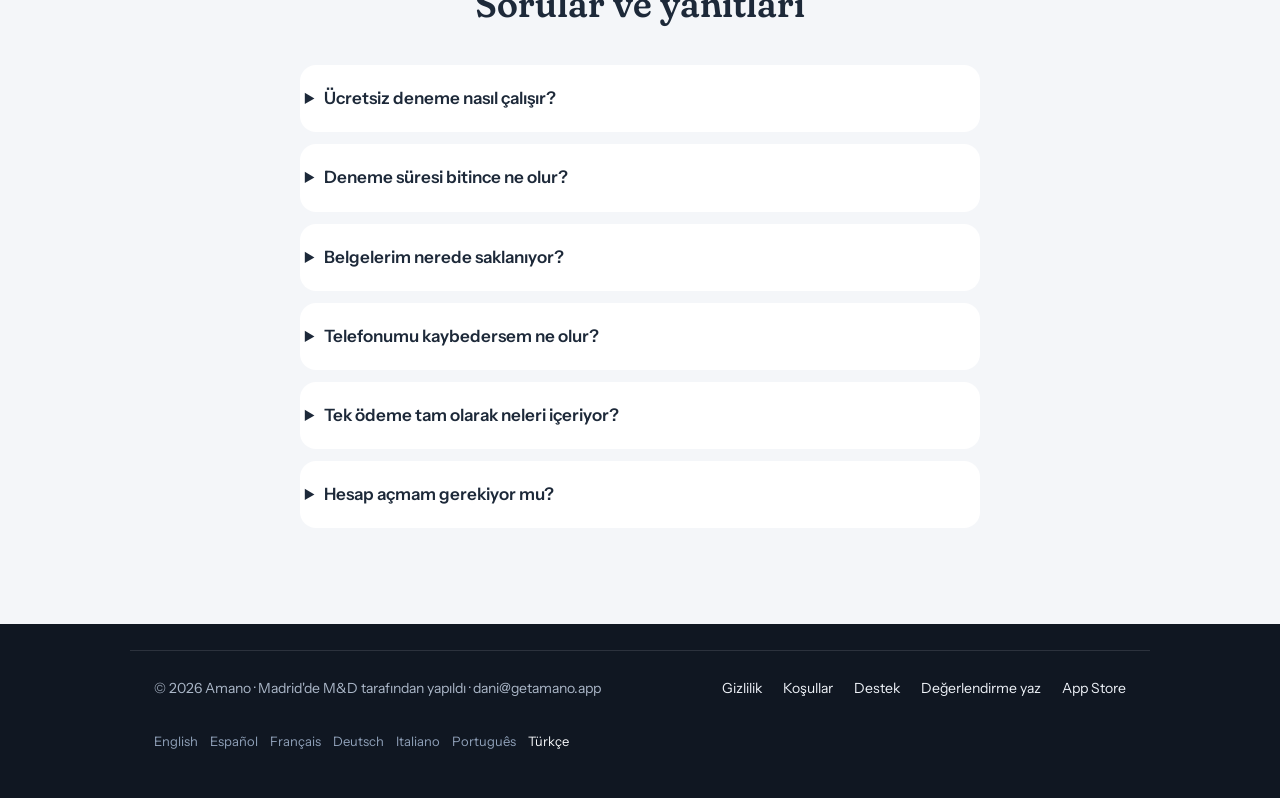
<file: tr/index.html>
<!doctype html>
<html lang="tr">
<head>
<meta charset="utf-8">
<meta name="viewport" content="width=device-width, initial-scale=1">
<title>Amano — Ehliyet ve Belgeler</title>
<meta name="description" content="Ehliyetiniz, pasaportunuz, kimliğiniz ve evin evrakları: taranır, düzenlenir, zamanında yenilenir ve yalnızca sizin koşullarınızla paylaşılır. iPhone’unuzda ve iCloud’unuzda. Başka hiçbir yerde.">
<meta name="apple-itunes-app" content="app-id=6809212902">
<link rel="canonical" href="https://getamano.app/tr/">
<link rel="alternate" hreflang="en" href="https://getamano.app/">
<link rel="alternate" hreflang="es" href="https://getamano.app/es/">
<link rel="alternate" hreflang="fr" href="https://getamano.app/fr/">
<link rel="alternate" hreflang="de" href="https://getamano.app/de/">
<link rel="alternate" hreflang="it" href="https://getamano.app/it/">
<link rel="alternate" hreflang="pt-PT" href="https://getamano.app/pt/">
<link rel="alternate" hreflang="tr" href="https://getamano.app/tr/">
<link rel="alternate" hreflang="x-default" href="https://getamano.app/">
<meta property="og:type" content="website">
<meta property="og:site_name" content="Amano">
<meta property="og:title" content="Amano — Ehliyet ve Belgeler">
<meta property="og:description" content="Ehliyetiniz, pasaportunuz, kimliğiniz ve evin evrakları: taranır, düzenlenir, zamanında yenilenir ve yalnızca sizin koşullarınızla paylaşılır. iPhone’unuzda ve iCloud’unuzda. Başka hiçbir yerde.">
<meta property="og:url" content="https://getamano.app/tr/">
<meta property="og:image" content="https://getamano.app/assets/og.png">
<meta name="twitter:card" content="summary_large_image">
<link rel="icon" href="../assets/mark.png">
<link rel="apple-touch-icon" href="../assets/apple-touch-icon.png">
<link rel="preconnect" href="https://fonts.googleapis.com">
<link rel="stylesheet" href="https://fonts.googleapis.com/css2?family=Fraunces:opsz,wght,SOFT@9..144,400..650,100&family=Instrument+Sans:wght@400;500;600&display=swap">
<script type="application/ld+json">{"@context": "https://schema.org", "@type": "FAQPage", "mainEntity": [{"@type": "Question", "name": "Ücretsiz deneme nasıl çalışır?", "acceptedAnswer": {"@type": "Answer", "text": "Yeni kullanıcılar yedi gün boyunca tüm özellikleri belge veya klasör sınırı olmadan deneyebilir. Sonrasında tek seferlik ödeme tam erişimi sonsuza kadar açar. Abonelik ve otomatik ücret yok."}}, {"@type": "Question", "name": "Deneme süresi bitince ne olur?", "acceptedAnswer": {"@type": "Answer", "text": "Kaydettiğiniz belgeleri görmeye ve basit kopyalar olarak dışa aktarmaya devam edebilirsiniz. Daha önce çıkarılmış bilgiler kopyalanabilir. Yeni belge eklemek ve tüm özellikleri kullanmak için Amano’yu tek seferlik ödeme ile açmanız gerekir."}}, {"@type": "Question", "name": "Belgelerim nerede saklanıyor?", "acceptedAnswer": {"@type": "Answer", "text": "iPhone’unuzda, şifrelenmiş olarak — ve eşitlemeyi açarsanız kendi iCloud’unuzda."}}, {"@type": "Question", "name": "Telefonumu kaybedersem ne olur?", "acceptedAnswer": {"@type": "Answer", "text": "iCloud eşitleme açıksa (Unlimited’ın parçası), kasanız bir sonraki iPhone’unuzda sizi bekler. Kapalıysa belgeler yalnızca cihazda yaşar — tamamen yerel saklamanın bedeli budur."}}, {"@type": "Question", "name": "Tek ödeme tam olarak neleri içeriyor?", "acceptedAnswer": {"@type": "Answer", "text": "Ömür boyu tam erişim: sınırsız belge ve özel klasör, imzalı veya filigranlı kopyalar, son geçerlilik hatırlatmaları, kişisel iCloud yedeklemesi, kitler ve araç takımları. Akıllı bilgi çıkarma uyumlu iPhone gerektirir. Abonelik yok."}}, {"@type": "Question", "name": "Hesap açmam gerekiyor mu?", "acceptedAnswer": {"@type": "Answer", "text": "Hayır. Amano açtığınız anda çalışır. Kaydolacak bir şey yok."}}]}</script>
<style>
  :root {
    --paper: #F4F6F9; --card: #FFFFFF; --navy: #193B70; --deep: #101722;
    --ink: #1D2939; --muted: #637084; --link: #275CA5; --radius: 16px;
    --display: "Fraunces", "Iowan Old Style", Georgia, serif;
    --body: "Instrument Sans", -apple-system, "Helvetica Neue", sans-serif;
  }
  * { margin: 0; box-sizing: border-box; }
  html { scroll-behavior: smooth; }
  body { background: var(--paper); color: var(--ink); font-family: var(--body);
    font-size: 17px; line-height: 1.6; -webkit-font-smoothing: antialiased; }
  .wrap { max-width: 1020px; margin: 0 auto; padding: 0 24px; }
  header.top { display: flex; align-items: center; justify-content: space-between;
    position: sticky; top: 0; z-index: 50; background: var(--paper);
    padding: 14px 0; border-bottom: 1px solid rgba(16, 23, 34, 0.06); }
  .badge { display: block; height: 40px; width: auto; }
  .badge-hero { height: 58px; }
  .shots figure { margin: 0; }
  .shots figcaption { font-size: 14px; color: var(--muted); padding: 10px 4px 0; text-wrap: pretty; }
  .wordmark { font-family: var(--display); font-weight: 600; font-size: 30px; color: var(--navy);
    font-variation-settings: "opsz" 72, "SOFT" 100; letter-spacing: 0.01em; text-decoration: none; }
  .top a.store-mini { font-weight: 600; font-size: 15px; color: var(--link);
    text-decoration: none; padding: 10px 16px; border-radius: 999px; }
  .top a.store-mini:hover { background: var(--card); }
  .hero { padding: 48px 0 24px; text-align: center; }
  .hero-visual { max-width: 320px; margin: 24px auto 0; }
  .hero-visual, .chapter .art { background: #F4F6F9; }
  .hero-visual img { width: 100%; height: auto; display: block; }
  @media (min-width: 900px) {
    .hero { display: grid; grid-template-columns: 1.05fr 0.95fr; gap: 56px;
      align-items: center; text-align: left; padding: 48px 0 32px; }
    .hero .cta-row { justify-content: flex-start; }
    .hero .cta-note { text-align: left; }
    .hero h1, .hero p.lede { margin-left: 0; }
    .hero-visual { max-width: 460px; margin: 0 0 0 auto; }
  }
  .hero h1 { font-family: var(--display); font-variation-settings: "opsz" 72, "SOFT" 100;
    font-weight: 560; font-size: clamp(42px, 7vw, 74px); line-height: 1.06;
    color: var(--ink); text-wrap: balance; letter-spacing: -0.01em; }
  .hero h1 em { font-style: normal; color: var(--navy); }
  .hero p.lede { max-width: 34em; margin: 26px auto 0;
    font-size: clamp(17px, 2.2vw, 20px); color: var(--muted); text-wrap: pretty; }
  .cta-row { margin-top: 38px; display: flex; gap: 14px; justify-content: center; flex-wrap: wrap; align-items: center; }
  .store-button { display: inline-flex; align-items: center; gap: 10px;
    background: var(--navy); color: #fff; text-decoration: none; font-weight: 600; font-size: 17px;
    padding: 15px 26px; border-radius: 14px; transition: transform 120ms ease, box-shadow 120ms ease;
    box-shadow: 0 10px 28px rgba(25, 59, 112, 0.28); }
  .store-button:hover { transform: translateY(-1px); box-shadow: 0 14px 34px rgba(25, 59, 112, 0.34); }
  .store-button:focus-visible, a:focus-visible { outline: 3px solid var(--link); outline-offset: 3px; }
  .store-button svg { flex: none; }
  .cta-note { width: 100%; max-width: 34em; text-align: center;
    font-size: clamp(17px, 2.2vw, 20px); line-height: 1.6; color: var(--ink); text-wrap: pretty; }
  .cta-note strong { font-weight: 650; color: var(--deep); }
  .demo { padding: 44px 0 20px; }
  .demo figure { max-width: 560px; margin: 0 auto; border-radius: 24px; overflow: hidden; }
  .demo video { display: block; width: 100%; height: auto; }
  .demo figcaption { text-align: center; font-size: 14px; color: var(--muted);
    padding: 14px 16px 16px; background: var(--card); }
  section.chapters { padding: 56px 0 8px; }
  .chapter { display: grid; gap: 40px; align-items: center; margin: 0 0 64px; }
  .chapter .art { max-width: 300px; margin: 0 auto; }
  .chapter .art img { width: 100%; height: auto; display: block; }
  .chapter h2 { font-family: var(--display); font-variation-settings: "opsz" 72, "SOFT" 100;
    font-weight: 560; font-size: clamp(28px, 4.4vw, 40px); line-height: 1.12;
    text-wrap: balance; margin: 12px 0 14px; }
  .chapter p { color: var(--muted); font-size: 17px; max-width: 30em; text-wrap: pretty; }
  .chip { display: inline-block; font-size: 13px; font-weight: 600; letter-spacing: 0.02em;
    padding: 5px 12px; border-radius: 999px; }
  .chip.free { background: rgba(25, 59, 112, 0.10); color: var(--navy); }
  .chip.unl { background: var(--deep); color: #F4F6F9; }
  @media (min-width: 860px) {
    .chapter { grid-template-columns: 1fr 1fr; gap: 64px; margin: 0 0 40px; }
    .chapter .art { max-width: 380px; }
    .chapter:nth-child(even) .art { order: 2; margin-left: auto; }
    .chapter:nth-child(odd) .art { margin-right: auto; }
  }
  section.also { padding: 40px 0 10px; }
  .also h2 { font-family: var(--display); font-variation-settings: "opsz" 40, "SOFT" 100;
    font-weight: 600; font-size: 22px; text-align: center; margin-bottom: 26px; color: var(--muted); }
  .also .grid { display: grid; gap: 18px; grid-template-columns: repeat(auto-fit, minmax(240px, 1fr)); }
  section.features { padding: 84px 0 30px; }
  .features .grid { display: grid; gap: 18px; grid-template-columns: repeat(auto-fit, minmax(260px, 1fr)); }
  .feature { background: var(--card); border-radius: var(--radius); padding: 30px 28px 32px; }
  .feature .glyph { width: 44px; height: 44px; border-radius: 12px; background: rgba(25, 59, 112, 0.08);
    display: grid; place-items: center; margin-bottom: 18px; color: var(--navy); }
  .feature h3 { font-family: var(--display); font-variation-settings: "opsz" 40, "SOFT" 100;
    font-weight: 600; font-size: 23px; color: var(--ink); margin-bottom: 8px; }
  .feature p { color: var(--muted); font-size: 16px; text-wrap: pretty; }
  section.promise { margin: 84px 0 0; background: var(--deep); color: #EEF2F8; }
  .promise .inner { padding: 88px 24px; text-align: center; max-width: 760px; margin: 0 auto; }
  .promise h2 { font-family: var(--display); font-variation-settings: "opsz" 72, "SOFT" 100;
    font-weight: 560; font-size: clamp(30px, 4.6vw, 46px); line-height: 1.15; text-wrap: balance; color: #F4F6F9; }
  .promise p { margin-top: 20px; color: #ABB7C8; font-size: 18px; max-width: 36em; margin-left: auto; margin-right: auto; }
  .promise .price { margin-top: 34px; display: inline-block; border: 1px solid rgba(244, 246, 249, 0.25);
    border-radius: 999px; padding: 10px 22px; font-size: 15px; font-weight: 500; color: #F4F6F9; }
  footer { background: var(--deep); color: #ABB7C8; padding: 26px 0 46px; font-size: 14px; }
  footer .wrap { display: flex; justify-content: space-between; gap: 16px; flex-wrap: wrap;
    align-items: baseline; border-top: 1px solid rgba(244,246,249,0.12); padding-top: 26px; }
  footer a { color: #EEF2F8; text-decoration: none; margin-left: 18px; }
  footer a.mail { margin-left: 0; color: #ABB7C8; }
  footer a:hover { text-decoration: underline; }
  footer .langs { width: 100%; margin-top: 14px; }
  footer .langs a { margin: 0 12px 0 0; color: #8FA0B8; font-size: 13px; }
  footer .langs span { color: #F4F6F9; font-size: 13px; margin-right: 12px; }
  section.shots { padding: 40px 0 30px; }
  .shots h2, .faq h2 { font-family: var(--display); font-variation-settings: "opsz" 72, "SOFT" 100;
    font-weight: 560; font-size: clamp(28px, 4vw, 38px); text-align: center; margin-bottom: 30px;
    color: var(--ink); text-wrap: balance; }
  .shots .strip { display: grid; grid-template-columns: repeat(2, 1fr); gap: 28px; max-width: 760px; margin: 0 auto; }
  .shots img { width: 100%; height: auto; display: block; }
  @media (max-width: 640px) { .shots .strip { grid-template-columns: 1fr; max-width: 320px; } }
  section.faq { padding: 70px 0 84px; }
  .faq .qa { max-width: 680px; margin: 0 auto; }
  .faq details { background: var(--card); border-radius: var(--radius); padding: 4px 24px; margin-bottom: 12px; }
  .faq summary { cursor: pointer; font-weight: 600; font-size: 17px; padding: 16px 0; list-style-position: outside; }
  .faq details p { color: var(--muted); padding: 0 0 18px; text-wrap: pretty; }
  @media (prefers-reduced-motion: reduce) { html { scroll-behavior: auto; } .store-button { transition: none; } }

  /* Pain cards + explicit pricing (PoC: rendered only when a locale defines them) */
  .pains { padding: 26px 0 8px; }
  .pains h2, .pricing h2 { font-family: Fraunces, Georgia, serif; font-weight: 550; font-size: 30px; margin: 0 0 18px; }
  .pains .grid { display: grid; grid-template-columns: repeat(auto-fit, minmax(240px, 1fr)); gap: 16px; }
  .pain { background: var(--card); border-radius: 16px; padding: 20px 22px; box-shadow: 0 1px 2px rgba(16,23,34,.06); }
  .pain h3 { font-family: Fraunces, Georgia, serif; font-weight: 550; font-size: 20px; margin: 0 0 8px; color: var(--deep); }
  .pain p { margin: 0; color: var(--muted); font-size: 15.5px; }
  .pricing { padding: 34px 0 10px; }
  .pricing .cols { display: grid; grid-template-columns: repeat(auto-fit, minmax(250px, 1fr)); gap: 16px; align-items: stretch; }
  .pricing .col { background: var(--card); border-radius: 16px; padding: 22px 24px; }
  .pricing .col.main { border: 2px solid var(--navy); }
  .pricing h3 { margin: 0 0 6px; font-size: 15px; letter-spacing: .08em; text-transform: uppercase; color: var(--muted); }
  .pricing .num { font-family: Fraunces, Georgia, serif; font-weight: 650; font-size: 52px; color: var(--deep); line-height: 1; }
  .pricing .once { color: var(--navy); font-weight: 600; margin: 4px 0 12px; }
  .pricing ul { margin: 10px 0 0; padding-left: 20px; color: var(--muted); }
  .pricing li { margin: 6px 0; }
  .pricing .badge-hero { margin-top: 16px; }
  .pricing .pricenote { color: var(--muted); font-size: 14px; margin-top: 14px; }

  .chapter .art video { display: block; width: 100%; height: auto; border-radius: 22px; }
  .hero-visual img, .chapter .art img { border-radius: 18px; }
  .eyebrow { display: inline-block; color: var(--navy); font-size: 13px; font-weight: 600;
    letter-spacing: .12em; text-transform: uppercase; margin-bottom: 16px; }
  .pricing { padding: 76px 0 14px; }
  .pricing h2 { font-family: var(--display); font-size: clamp(30px, 4.5vw, 46px); }
  .pricing .col { padding: 30px; }
  .pricing .col p { color: var(--muted); max-width: 30em; }
  .pricing .num { margin: 16px 0 8px; }
  @media (max-width: 640px) { .hero { padding-top: 36px; } .chapter { gap: 8px; margin-bottom: 70px; } }
</style>
</head>
<body>
<div class="wrap">
  <header class="top">
    <a class="wordmark" href="https://getamano.app/tr/">amano</a>
    <a href="https://apps.apple.com/tr/app/id6809212902?pt=128749840&amp;ct=web-tr&amp;mt=8" aria-label="Uygulamayı edin"><img class="badge" src="../assets/badges/tr.svg" alt="App Store’dan indir" width="120" height="40"></a>
  </header>
  <section class="hero">
    <div>
      <span class="eyebrow">Amano · iPhone</span>
      <h1>Önemli olan her şey, <em>elinizin altında.</em></h1>
      <p class="lede">Ehliyetiniz, pasaportunuz, kimliğiniz ve evin evrakları: taranır, düzenlenir, zamanında yenilenir ve yalnızca sizin koşullarınızla paylaşılır. iPhone’unuzda ve iCloud’unuzda. Başka hiçbir yerde.</p>
      <div class="cta-row">
        <a href="https://apps.apple.com/tr/app/id6809212902?pt=128749840&amp;ct=web-tr&amp;mt=8" aria-label="App Store’dan indir"><img class="badge badge-hero" src="../assets/badges/tr.svg" alt="App Store’dan indir" width="174" height="58"></a>
        <p class="cta-note">Tüm özellikleri 7 gün ücretsiz deneyin. Ardından tek seferlik <strong>7,99 €</strong> ödeyerek ömür boyu erişimin kilidini açın (fiyat ülkeye göre değişebilir). Size özel fiyatı uygulamada görün. Abonelik veya otomatik ücret yok.</p>
      </div>
    </div>
    <div class="hero-visual">
      <img src="../assets/phones/tr/folders.webp?v=a3cd617" alt="iPhone’da Amano kasası" width="900" height="1200" fetchpriority="high">
    </div>
  </section>
  <section class="chapters">
    <div class="chapter"><div class="art"><img src="../assets/phones/tr/scan-review.webp?v=a3cd617" alt="Belgeyi saklayın. Yeniden yazmayın." loading="lazy" width="900" height="1200"></div><div><span class="eyebrow">01</span><h2>Belgeyi saklayın. Yeniden yazmayın.</h2><p>Bir belgeyi tarayın veya içe aktarın. Amano ad ve son geçerlilik tarihi önerir; kaydetmeden önce siz onaylarsınız.</p></div></div><div class="chapter"><div class="art"><img src="../assets/phones/tr/renewals.webp?v=a3cd617" alt="Süresi dolmadan yenileyin." loading="lazy" width="900" height="1200"></div><div><span class="eyebrow">02</span><h2>Süresi dolmadan yenileyin.</h2><p>Pasaport, ehliyet veya poliçeniz için hâlâ zaman varken hatırlatma alın.</p></div></div><div class="chapter"><div class="art"><img src="../assets/phones/tr/signature.webp?v=a3cd617" alt="Kopyayı gönderin. Orijinali koruyun." loading="lazy" width="900" height="1200"></div><div><span class="eyebrow">03</span><h2>Kopyayı gönderin. Orijinali koruyun.</h2><p>Bir sayfayı imzalayın veya alıcı ve amacı gösteren filigran ekleyin. Paylaşmadan önce kopyayı inceleyin.</p></div></div><div class="chapter"><div class="art"><img src="../assets/phones/tr/extraction.webp?v=a3cd617" alt="Bilgiyi yeniden yazmadan bulun." loading="lazy" width="900" height="1200"></div><div><span class="eyebrow">04</span><h2>Bilgiyi yeniden yazmadan bulun.</h2><p>Bilgileri yeniden yazmadan kopyalayın. Orijinaliyle karşılaştırın. Kullanıma hazır Apple Intelligence bulunan uyumlu bir iPhone gerekir.</p></div></div><div class="chapter"><div class="art"><img src="../assets/phones/tr/settings-icloud.webp?v=a3cd617" alt="Belgeleriniz. iCloud’unuz." loading="lazy" width="900" height="1200"></div><div><span class="eyebrow">05</span><h2>Belgeleriniz. iCloud’unuz.</h2><p>Arşiviniz iPhone’unuzda kalır. Sonraki cihazınızda kullanmak için kişisel iCloud yedeklemesini açın.</p></div></div>
  </section>
</div>
<section class="promise">
  <div class="inner">
    <h2>Belgeleriniz sizin kalır.</h2>
    <p>Belgeleriniz cihazınızda ve Unlimited eşitlemesi ile kendi iCloud’unuzda kalır. Face&nbsp;ID erişimi korur.</p>
    <span class="price">7 gün ücretsiz &middot; her şeyi sonsuza kadar açmak için tek ödeme &middot; abonelik yok</span>
  </div>
</section>
<div class="wrap">
  <section class="pricing" id="pricing">
    <h2>Yedi gün, tüm özellikler.</h2>
    <div class="cols">
      <div class="col"><h3>01 / 7 günlük deneme</h3><p>Amano’yu belge veya klasör sınırı olmadan deneyin. Kayıtlı belgelerinizi deneme sonrasında da görebilirsiniz. Otomatik ücret yok.</p></div>
      <div class="col main"><h3>02 / Ömür boyu Amano</h3><div class="num">€7.99</div><p>Ömür boyu erişim için tek ödeme. Fiyat ülkeye göre değişebilir; satın almadan önce uygulamada kontrol edin.</p>
        <a href="https://apps.apple.com/tr/app/id6809212902?pt=128749840&amp;ct=web-tr&amp;mt=8" aria-label="App Store’dan indir"><img class="badge badge-hero" src="../assets/badges/tr.svg" alt="App Store’dan indir" width="174" height="58"></a></div>
    </div>
  </section>
  <section class="faq">
    <h2>Sorular ve yanıtları</h2>
    <div class="qa"><details><summary>Ücretsiz deneme nasıl çalışır?</summary><p>Yeni kullanıcılar yedi gün boyunca tüm özellikleri belge veya klasör sınırı olmadan deneyebilir. Sonrasında tek seferlik ödeme tam erişimi sonsuza kadar açar. Abonelik ve otomatik ücret yok.</p></details><details><summary>Deneme süresi bitince ne olur?</summary><p>Kaydettiğiniz belgeleri görmeye ve basit kopyalar olarak dışa aktarmaya devam edebilirsiniz. Daha önce çıkarılmış bilgiler kopyalanabilir. Yeni belge eklemek ve tüm özellikleri kullanmak için Amano’yu tek seferlik ödeme ile açmanız gerekir.</p></details><details><summary>Belgelerim nerede saklanıyor?</summary><p>iPhone’unuzda, şifrelenmiş olarak — ve eşitlemeyi açarsanız kendi iCloud’unuzda.</p></details><details><summary>Telefonumu kaybedersem ne olur?</summary><p>iCloud eşitleme açıksa (Unlimited’ın parçası), kasanız bir sonraki iPhone’unuzda sizi bekler. Kapalıysa belgeler yalnızca cihazda yaşar — tamamen yerel saklamanın bedeli budur.</p></details><details><summary>Tek ödeme tam olarak neleri içeriyor?</summary><p>Ömür boyu tam erişim: sınırsız belge ve özel klasör, imzalı veya filigranlı kopyalar, son geçerlilik hatırlatmaları, kişisel iCloud yedeklemesi, kitler ve araç takımları. Akıllı bilgi çıkarma uyumlu iPhone gerektirir. Abonelik yok.</p></details><details><summary>Hesap açmam gerekiyor mu?</summary><p>Hayır. Amano açtığınız anda çalışır. Kaydolacak bir şey yok.</p></details></div>
  </section>
</div>
<footer>
  <div class="wrap">
    <span>&copy; 2026 Amano &middot; Madrid'de M&amp;D tarafından yapıldı &middot; <a class="mail" href="mailto:dani@getamano.app">dani@getamano.app</a></span>
    <span>
      <a href="https://getamano.app/privacy/">Gizlilik</a>
      <a href="https://getamano.app/terms/">Koşullar</a>
      <a href="https://getamano.app/support/">Destek</a>
      <a href="https://apps.apple.com/app/apple-store/id6809212902?action=write-review">Değerlendirme yaz</a>
      <a href="https://apps.apple.com/tr/app/id6809212902?pt=128749840&amp;ct=web-tr&amp;mt=8">App&nbsp;Store</a>
    </span>
    <span class="langs"><a href="https://getamano.app/" lang="en">English</a><a href="https://getamano.app/es/" lang="es">Español</a><a href="https://getamano.app/fr/" lang="fr">Français</a><a href="https://getamano.app/de/" lang="de">Deutsch</a><a href="https://getamano.app/it/" lang="it">Italiano</a><a href="https://getamano.app/pt/" lang="pt-PT">Português</a><span>Türkçe</span></span>
  </div>
</footer>
</body>
</html>
</file>
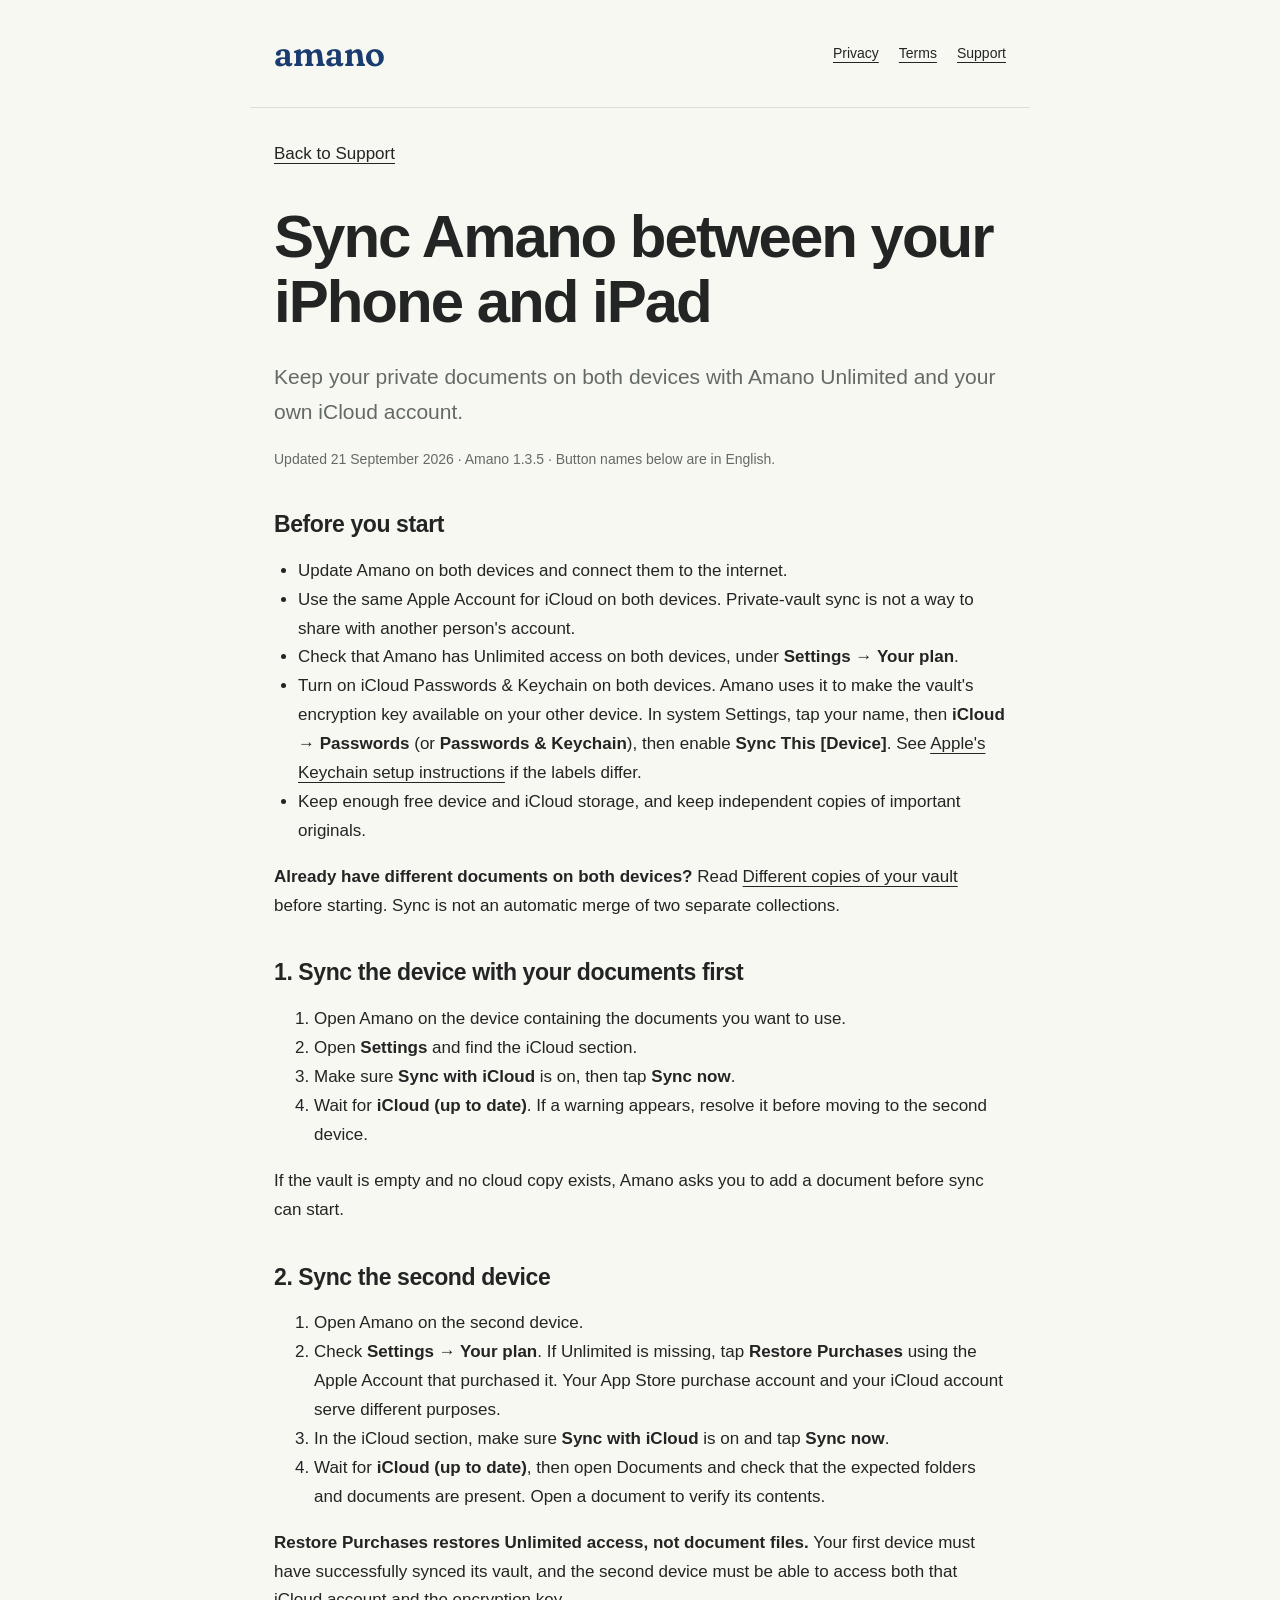
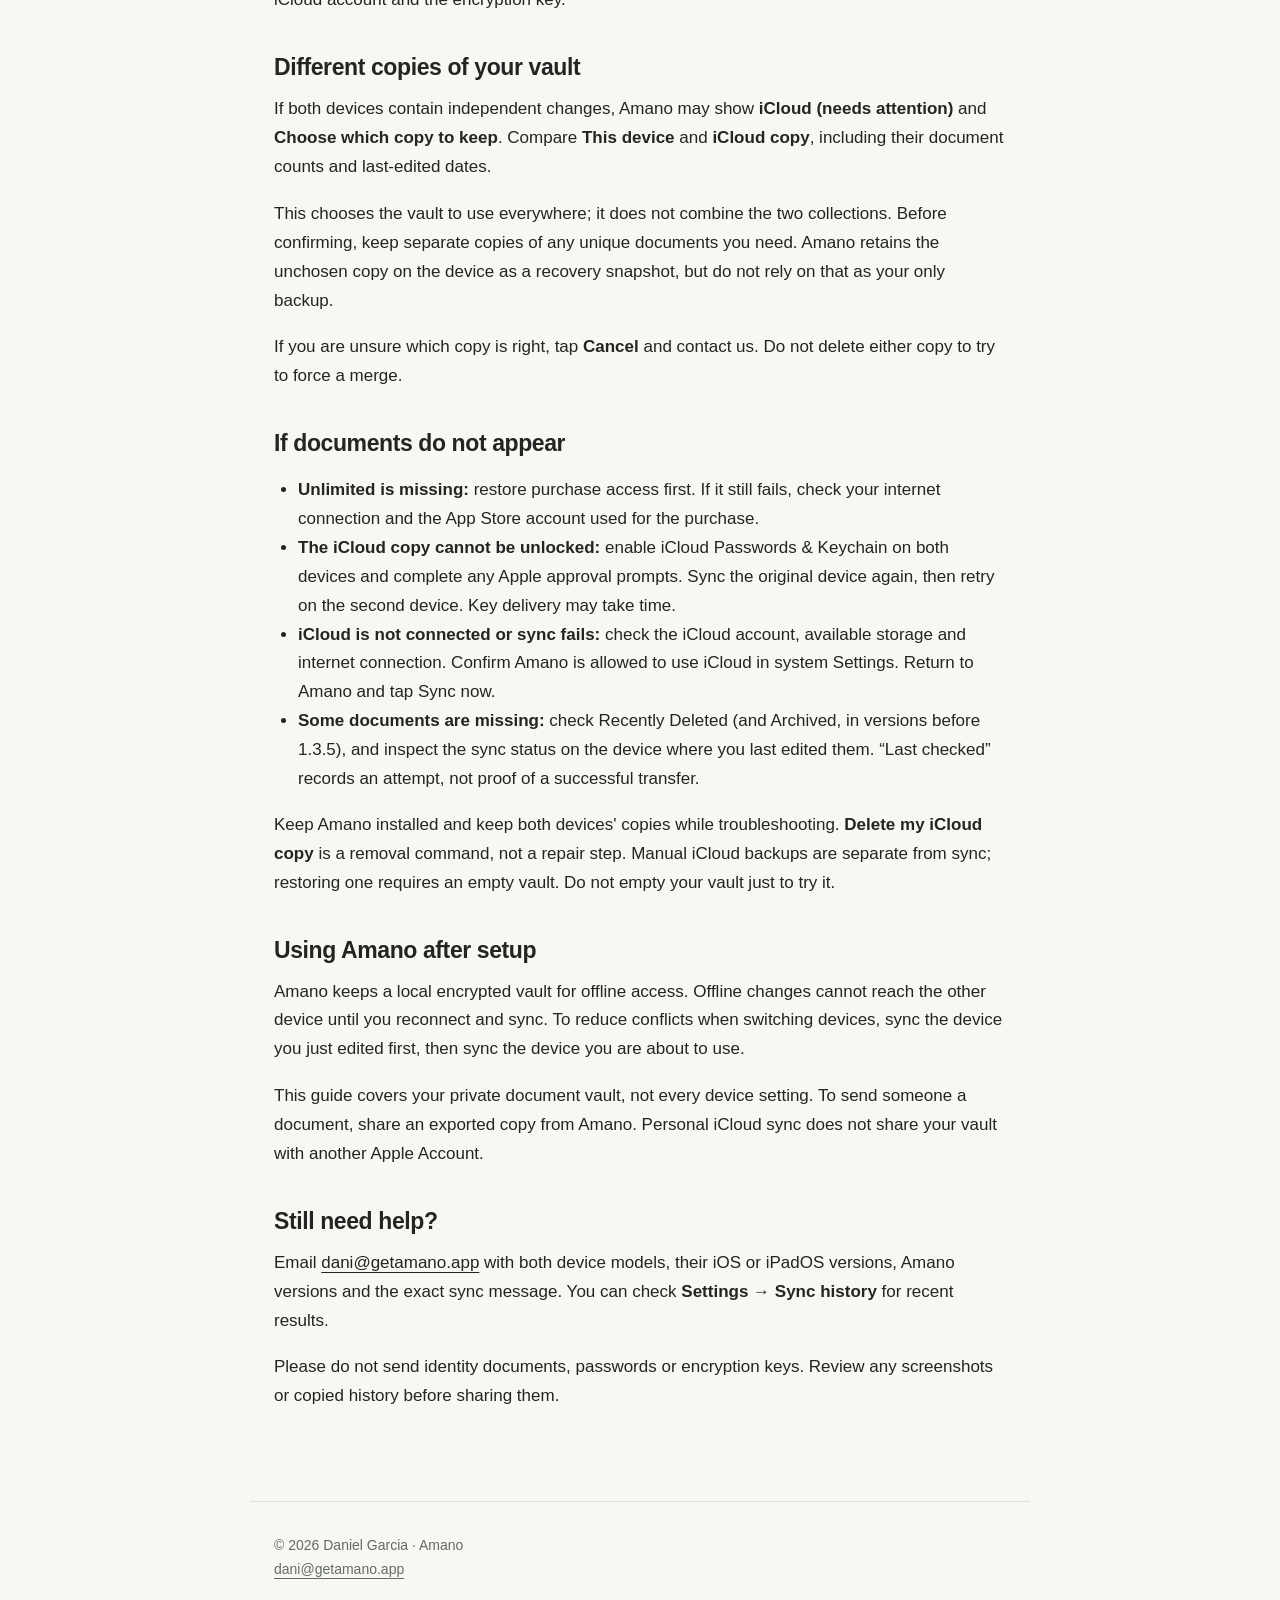
<file: support/sync-two-devices/index.html>
<!doctype html>
<html lang="en">
<head>
  <meta charset="utf-8">
  <meta name="viewport" content="width=device-width,initial-scale=1">
  <meta name="description" content="Set up Amano Unlimited iCloud sync between your iPhone and iPad. Check purchase access, iCloud Keychain and what to do if documents do not appear.">
  <title>Sync Amano between iPhone and iPad · Amano Support</title>
  <link rel="canonical" href="https://getamano.app/support/sync-two-devices/">
  <link rel="icon" href="../../assets/mark.png">
  <link rel="apple-touch-icon" href="../../assets/apple-touch-icon.png">
  <link rel="preconnect" href="https://fonts.googleapis.com">
  <link rel="preconnect" href="https://fonts.gstatic.com" crossorigin>
  <link rel="stylesheet" href="https://fonts.googleapis.com/css2?family=Fraunces:opsz,wght,SOFT@9..144,400..650,100&amp;display=swap">
  <link rel="stylesheet" href="../../assets/style.css">
</head>
<body>
  <a class="skip" href="#main">Skip to content</a>
  <header>
    <a class="brand" href="../../">amano</a>
    <nav aria-label="Main navigation"><a href="../../privacy/">Privacy</a><a href="../../terms/">Terms</a><a href="../">Support</a></nav>
  </header>
  <main id="main">
    <p><a href="../">Back to Support</a></p>
    <article>
      <h1>Sync Amano between your iPhone and iPad</h1>
      <p class="intro">Keep your private documents on both devices with Amano Unlimited and your own iCloud account.</p>
      <p class="meta">Updated 21 September 2026 · Amano 1.3.5 · Button names below are in English.</p>

      <h2>Before you start</h2>
      <ul>
        <li>Update Amano on both devices and connect them to the internet.</li>
        <li>Use the same Apple Account for iCloud on both devices. Private-vault sync is not a way to share with another person's account.</li>
        <li>Check that Amano has Unlimited access on both devices, under <strong>Settings → Your plan</strong>.</li>
        <li>Turn on iCloud Passwords &amp; Keychain on both devices. Amano uses it to make the vault's encryption key available on your other device. In system Settings, tap your name, then <strong>iCloud → Passwords</strong> (or <strong>Passwords &amp; Keychain</strong>), then enable <strong>Sync This [Device]</strong>. See <a href="https://support.apple.com/109016">Apple's Keychain setup instructions</a> if the labels differ.</li>
        <li>Keep enough free device and iCloud storage, and keep independent copies of important originals.</li>
      </ul>
      <p><strong>Already have different documents on both devices?</strong> Read <a href="#different-copies">Different copies of your vault</a> before starting. Sync is not an automatic merge of two separate collections.</p>

      <h2>1. Sync the device with your documents first</h2>
      <ol>
        <li>Open Amano on the device containing the documents you want to use.</li>
        <li>Open <strong>Settings</strong> and find the iCloud section.</li>
        <li>Make sure <strong>Sync with iCloud</strong> is on, then tap <strong>Sync now</strong>.</li>
        <li>Wait for <strong>iCloud (up to date)</strong>. If a warning appears, resolve it before moving to the second device.</li>
      </ol>
      <p>If the vault is empty and no cloud copy exists, Amano asks you to add a document before sync can start.</p>

      <h2>2. Sync the second device</h2>
      <ol>
        <li>Open Amano on the second device.</li>
        <li>Check <strong>Settings → Your plan</strong>. If Unlimited is missing, tap <strong>Restore Purchases</strong> using the Apple Account that purchased it. Your App Store purchase account and your iCloud account serve different purposes.</li>
        <li>In the iCloud section, make sure <strong>Sync with iCloud</strong> is on and tap <strong>Sync now</strong>.</li>
        <li>Wait for <strong>iCloud (up to date)</strong>, then open Documents and check that the expected folders and documents are present. Open a document to verify its contents.</li>
      </ol>
      <p><strong>Restore Purchases restores Unlimited access, not document files.</strong> Your first device must have successfully synced its vault, and the second device must be able to access both that iCloud account and the encryption key.</p>

      <h2 id="different-copies">Different copies of your vault</h2>
      <p>If both devices contain independent changes, Amano may show <strong>iCloud (needs attention)</strong> and <strong>Choose which copy to keep</strong>. Compare <strong>This device</strong> and <strong>iCloud copy</strong>, including their document counts and last-edited dates.</p>
      <p>This chooses the vault to use everywhere; it does not combine the two collections. Before confirming, keep separate copies of any unique documents you need. Amano retains the unchosen copy on the device as a recovery snapshot, but do not rely on that as your only backup.</p>
      <p>If you are unsure which copy is right, tap <strong>Cancel</strong> and contact us. Do not delete either copy to try to force a merge.</p>

      <h2>If documents do not appear</h2>
      <ul>
        <li><strong>Unlimited is missing:</strong> restore purchase access first. If it still fails, check your internet connection and the App Store account used for the purchase.</li>
        <li><strong>The iCloud copy cannot be unlocked:</strong> enable iCloud Passwords &amp; Keychain on both devices and complete any Apple approval prompts. Sync the original device again, then retry on the second device. Key delivery may take time.</li>
        <li><strong>iCloud is not connected or sync fails:</strong> check the iCloud account, available storage and internet connection. Confirm Amano is allowed to use iCloud in system Settings. Return to Amano and tap Sync now.</li>
        <li><strong>Some documents are missing:</strong> check Recently Deleted (and Archived, in versions before 1.3.5), and inspect the sync status on the device where you last edited them. “Last checked” records an attempt, not proof of a successful transfer.</li>
      </ul>
      <p>Keep Amano installed and keep both devices' copies while troubleshooting. <strong>Delete my iCloud copy</strong> is a removal command, not a repair step. Manual iCloud backups are separate from sync; restoring one requires an empty vault. Do not empty your vault just to try it.</p>

      <h2>Using Amano after setup</h2>
      <p>Amano keeps a local encrypted vault for offline access. Offline changes cannot reach the other device until you reconnect and sync. To reduce conflicts when switching devices, sync the device you just edited first, then sync the device you are about to use.</p>
      <p>This guide covers your private document vault, not every device setting. To send someone a document, share an exported copy from Amano. Personal iCloud sync does not share your vault with another Apple Account.</p>

      <h2>Still need help?</h2>
      <p>Email <a href="mailto:dani@getamano.app?subject=Amano%20iCloud%20sync">dani@getamano.app</a> with both device models, their iOS or iPadOS versions, Amano versions and the exact sync message. You can check <strong>Settings → Sync history</strong> for recent results.</p>
      <p>Please do not send identity documents, passwords or encryption keys. Review any screenshots or copied history before sharing them.</p>
    </article>
  </main>
  <footer>© 2026 Daniel Garcia · Amano<br><a href="mailto:dani@getamano.app">dani@getamano.app</a></footer>
</body>
</html>
</file>
<file: assets/style.css>
*{box-sizing:border-box}html{color-scheme:light;scroll-behavior:smooth}body{margin:0;background:#f8f8f3;color:#222523;font:17px/1.7 -apple-system,BlinkMacSystemFont,"Segoe UI",sans-serif}a{color:inherit;text-underline-offset:4px}a:hover{color:#505b52}a:focus-visible{outline:2px solid #222523;outline-offset:5px}header,main,footer{max-width:780px;margin:auto;padding:32px 24px}header{display:flex;align-items:center;justify-content:space-between;border-bottom:1px solid #dedfd8;gap:24px}.brand{display:inline-block;text-decoration:none;font-family:"Fraunces","Iowan Old Style",Georgia,serif;font-size:36px;font-weight:600;font-variation-settings:"opsz" 72,"SOFT" 100;line-height:1.2;letter-spacing:0;color:#1b3c70;flex-shrink:0}nav{display:flex;gap:20px;font-size:14px}h1{font-size:clamp(38px,7vw,60px);line-height:1.08;letter-spacing:-2px;margin:36px 0 24px}h2{font-size:23px;line-height:1.3;letter-spacing:-.4px;margin:38px 0 12px}p{margin:0 0 18px}.intro{font-size:21px;color:#646a65}.meta,footer{font-size:14px;color:#646a65}.note{padding:24px;background:#eeefe9;border-radius:16px;margin:28px 0}footer{border-top:1px solid #dedfd8;margin-top:40px;padding-bottom:48px}ul{padding-left:24px}.links{display:grid;gap:12px;margin:36px 0}.links a{padding:20px 24px;background:#eeefe9;border-radius:12px;text-decoration:none;font-weight:600}.skip{position:absolute;left:-9999px}.skip:focus{left:16px;top:8px;background:white;padding:8px}@media(max-width:480px){header{flex-wrap:wrap;gap:12px}nav{gap:16px}header,main,footer{padding-left:22px;padding-right:22px}h1{margin-top:24px}}
</file>
